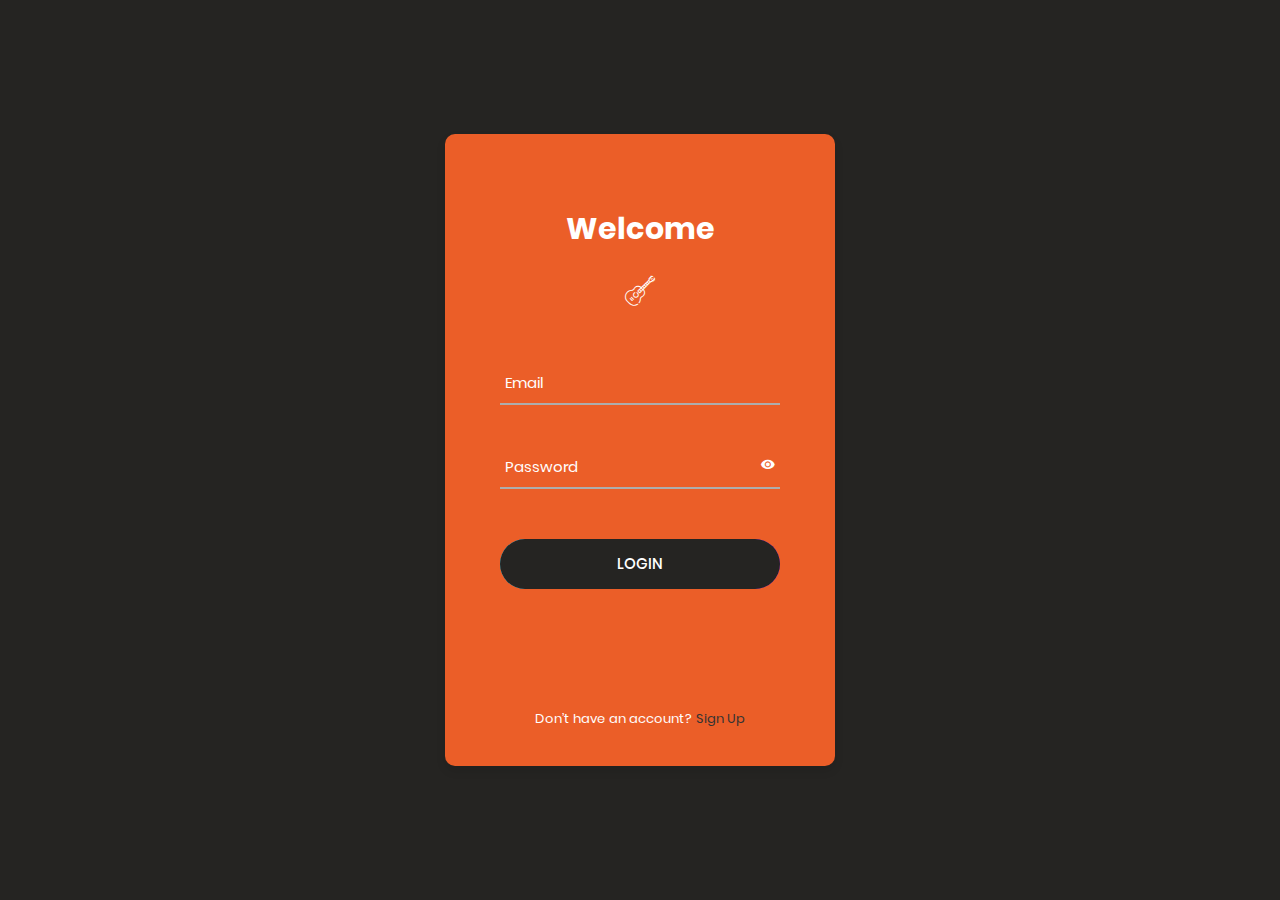
<file: login.html>
<!DOCTYPE html>
<html lang="en">
<head>
	<title>Login V2</title>
	<meta charset="UTF-8">
	<meta name="viewport" content="width=device-width, initial-scale=1">
<!--===============================================================================================-->	
	<link rel="icon" type="image/png" href="images/icons/favicon.ico"/>
<!--===============================================================================================-->
	<link rel="stylesheet" type="text/css" href="vendor/bootstrap/css/bootstrap.min.css">
<!--===============================================================================================-->
	<link rel="stylesheet" type="text/css" href="fonts/font-awesome-4.7.0/css/font-awesome.min.css">
<!--===============================================================================================-->
	<link rel="stylesheet" type="text/css" href="fonts/iconic/css/material-design-iconic-font.min.css">
<!--===============================================================================================-->
	<link rel="stylesheet" type="text/css" href="vendor/animate/animate.css">
<!--===============================================================================================-->	
	<link rel="stylesheet" type="text/css" href="vendor/css-hamburgers/hamburgers.min.css">
<!--===============================================================================================-->
	<link rel="stylesheet" type="text/css" href="vendor/animsition/css/animsition.min.css">
<!--===============================================================================================-->
	<link rel="stylesheet" type="text/css" href="vendor/select2/select2.min.css">
<!--===============================================================================================-->	
	<link rel="stylesheet" type="text/css" href="vendor/daterangepicker/daterangepicker.css">
<!--===============================================================================================-->
	<link rel="stylesheet" type="text/css" href="css/util.css">
	<link rel="stylesheet" type="text/css" href="css/main.css">
<!--===============================================================================================-->
<link rel="stylesheet" href="css/aos.css">

    <link rel="stylesheet" href="css/ionicons.min.css">
    
    <link rel="stylesheet" href="css/flaticon.css">
    <link rel="stylesheet" href="css/icomoon.css">
    <link rel="stylesheet" href="css/style.css">
</head>
<body>
	
	<div class="limiter">
		<div class="container-login100">
			<div class="wrap-login100">
				<form class="login100-form validate-form">
					<span class="login100-form-title p-b-26">
						Welcome
					</span>
					<span class="login100-form-title p-b-48">
						<div class="icon justify-content-center align-items-center d-flex"><span class="flaticon-guitar"></span></div>
					</span>

					<div class="wrap-input100 validate-input" data-validate = "Valid email is: a@b.c">
						<input class="input100" type="text" name="email">
						<span class="focus-input100" data-placeholder="Email"></span>
					</div>

					<div class="wrap-input100 validate-input" data-validate="Enter password">
						<span class="btn-show-pass">
							<i class="zmdi zmdi-eye"></i>
						</span>
						<input class="input100" type="password" name="pass">
						<span class="focus-input100" data-placeholder="Password"></span>
					</div>

					<div class="container-login100-form-btn">
						<div class="wrap-login100-form-btn">
							<div class="login100-form-bgbtn"></div>
							<button class="login100-form-btn">
								Login
							</button>
						</div>
					</div>

					<div class="text-center p-t-115">
						<span class="txt1">
							Don’t have an account?
						</span>

						<a class="txt2" href="register.html">
							Sign Up
						</a>
					</div>
				</form>
			</div>
		</div>
	</div>
	

	<div id="dropDownSelect1"></div>
	
<!--===============================================================================================-->
	<script src="vendor/jquery/jquery-3.2.1.min.js"></script>
<!--===============================================================================================-->
	<script src="vendor/animsition/js/animsition.min.js"></script>
<!--===============================================================================================-->
	<script src="vendor/bootstrap/js/popper.js"></script>
	<script src="vendor/bootstrap/js/bootstrap.min.js"></script>
<!--===============================================================================================-->
	<script src="vendor/select2/select2.min.js"></script>
<!--===============================================================================================-->
	<script src="vendor/daterangepicker/moment.min.js"></script>
	<script src="vendor/daterangepicker/daterangepicker.js"></script>
<!--===============================================================================================-->
	<script src="vendor/countdowntime/countdowntime.js"></script>
<!--===============================================================================================-->
	<script src="js/mainf.js"></script>

</body>
</html>
</file>
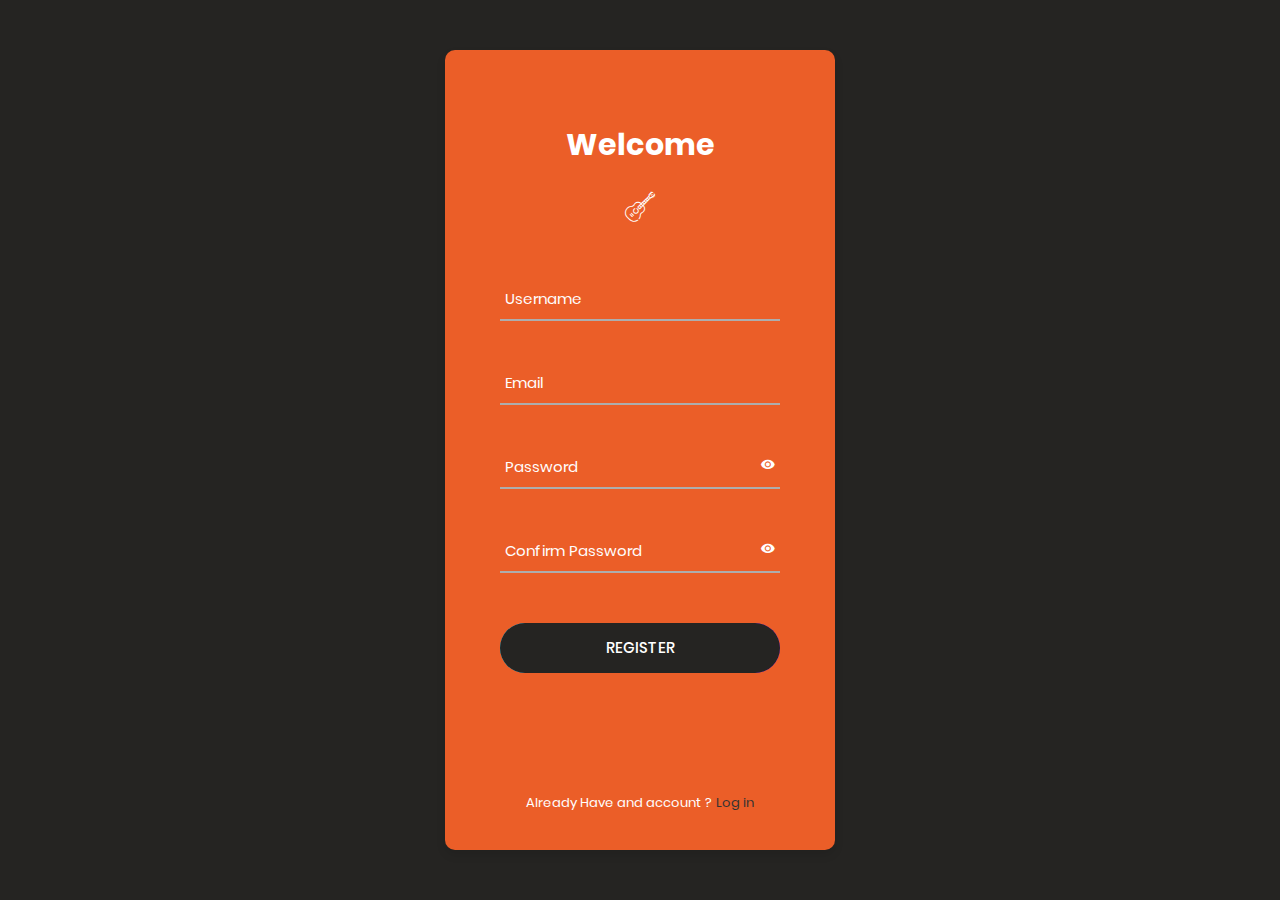
<file: register.html>
<!DOCTYPE html>
<html lang="en">
<head>
	<title>Login V2</title>
	<meta charset="UTF-8">
	<meta name="viewport" content="width=device-width, initial-scale=1">
<!--===============================================================================================-->	
	<link rel="icon" type="image/png" href="images/icons/favicon.ico"/>
<!--===============================================================================================-->
	<link rel="stylesheet" type="text/css" href="vendor/bootstrap/css/bootstrap.min.css">
<!--===============================================================================================-->
	<link rel="stylesheet" type="text/css" href="fonts/font-awesome-4.7.0/css/font-awesome.min.css">
<!--===============================================================================================-->
	<link rel="stylesheet" type="text/css" href="fonts/iconic/css/material-design-iconic-font.min.css">
<!--===============================================================================================-->
	<link rel="stylesheet" type="text/css" href="vendor/animate/animate.css">
<!--===============================================================================================-->	
	<link rel="stylesheet" type="text/css" href="vendor/css-hamburgers/hamburgers.min.css">
<!--===============================================================================================-->
	<link rel="stylesheet" type="text/css" href="vendor/animsition/css/animsition.min.css">
<!--===============================================================================================-->
	<link rel="stylesheet" type="text/css" href="vendor/select2/select2.min.css">
<!--===============================================================================================-->	
	<link rel="stylesheet" type="text/css" href="vendor/daterangepicker/daterangepicker.css">
<!--===============================================================================================-->
	<link rel="stylesheet" type="text/css" href="css/util.css">
	<link rel="stylesheet" type="text/css" href="css/main.css">
<!--===============================================================================================-->
<link rel="stylesheet" href="css/aos.css">

    <link rel="stylesheet" href="css/ionicons.min.css">
    
    <link rel="stylesheet" href="css/flaticon.css">
    <link rel="stylesheet" href="css/icomoon.css">
    <link rel="stylesheet" href="css/style.css">
</head>
<body>
	
	<div class="limiter">
		<div class="container-login100">
			<div class="wrap-login100">
				<form class="login100-form validate-form">
					<span class="login100-form-title p-b-26">
						Welcome
					</span>
					<span class="login100-form-title p-b-48">
						<div class="icon justify-content-center align-items-center d-flex"><span class="flaticon-guitar"></span></div>
                    </span>
                    <div class="wrap-input100 validate-input">
						<input class="input100" type="text" name="username">
						<span class="focus-input100" data-placeholder="Username"></span>
					</div>

					<div class="wrap-input100 validate-input" data-validate = "Valid email is: a@b.c">
						<input class="input100" type="text" name="email">
						<span class="focus-input100" data-placeholder="Email"></span>
					</div>

					<div class="wrap-input100 validate-input" data-validate="Enter password">
						<span class="btn-show-pass">
							<i class="zmdi zmdi-eye"></i>
						</span>
						<input class="input100" type="password" name="pass">
						<span class="focus-input100" data-placeholder="Password"></span>
                    </div>
                    <div class="wrap-input100 validate-input" data-validate="Confirm Password">
						<span class="btn-show-pass">
							<i class="zmdi zmdi-eye"></i>
						</span>
						<input class="input100" type="password" name="confirmpass">
						<span class="focus-input100" data-placeholder="Confirm Password"></span>
					</div>

					<div class="container-login100-form-btn">
						<div class="wrap-login100-form-btn">
							<div class="login100-form-bgbtn"></div>
							<button class="login100-form-btn">
								Register
							</button>
						</div>
					</div>

					<div class="text-center p-t-115">
						<span class="txt1">
							Already Have and account ?
						</span>

						<a class="txt2" href="login.html">
							Log in
						</a>
					</div>
				</form>
			</div>
		</div>
	</div>
	

	<div id="dropDownSelect1"></div>
	
<!--===============================================================================================-->
	<script src="vendor/jquery/jquery-3.2.1.min.js"></script>
<!--===============================================================================================-->
	<script src="vendor/animsition/js/animsition.min.js"></script>
<!--===============================================================================================-->
	<script src="vendor/bootstrap/js/popper.js"></script>
	<script src="vendor/bootstrap/js/bootstrap.min.js"></script>
<!--===============================================================================================-->
	<script src="vendor/select2/select2.min.js"></script>
<!--===============================================================================================-->
	<script src="vendor/daterangepicker/moment.min.js"></script>
	<script src="vendor/daterangepicker/daterangepicker.js"></script>
<!--===============================================================================================-->
	<script src="vendor/countdowntime/countdowntime.js"></script>
<!--===============================================================================================-->
	<script src="js/mainf.js"></script>

</body>
</html>
</file>
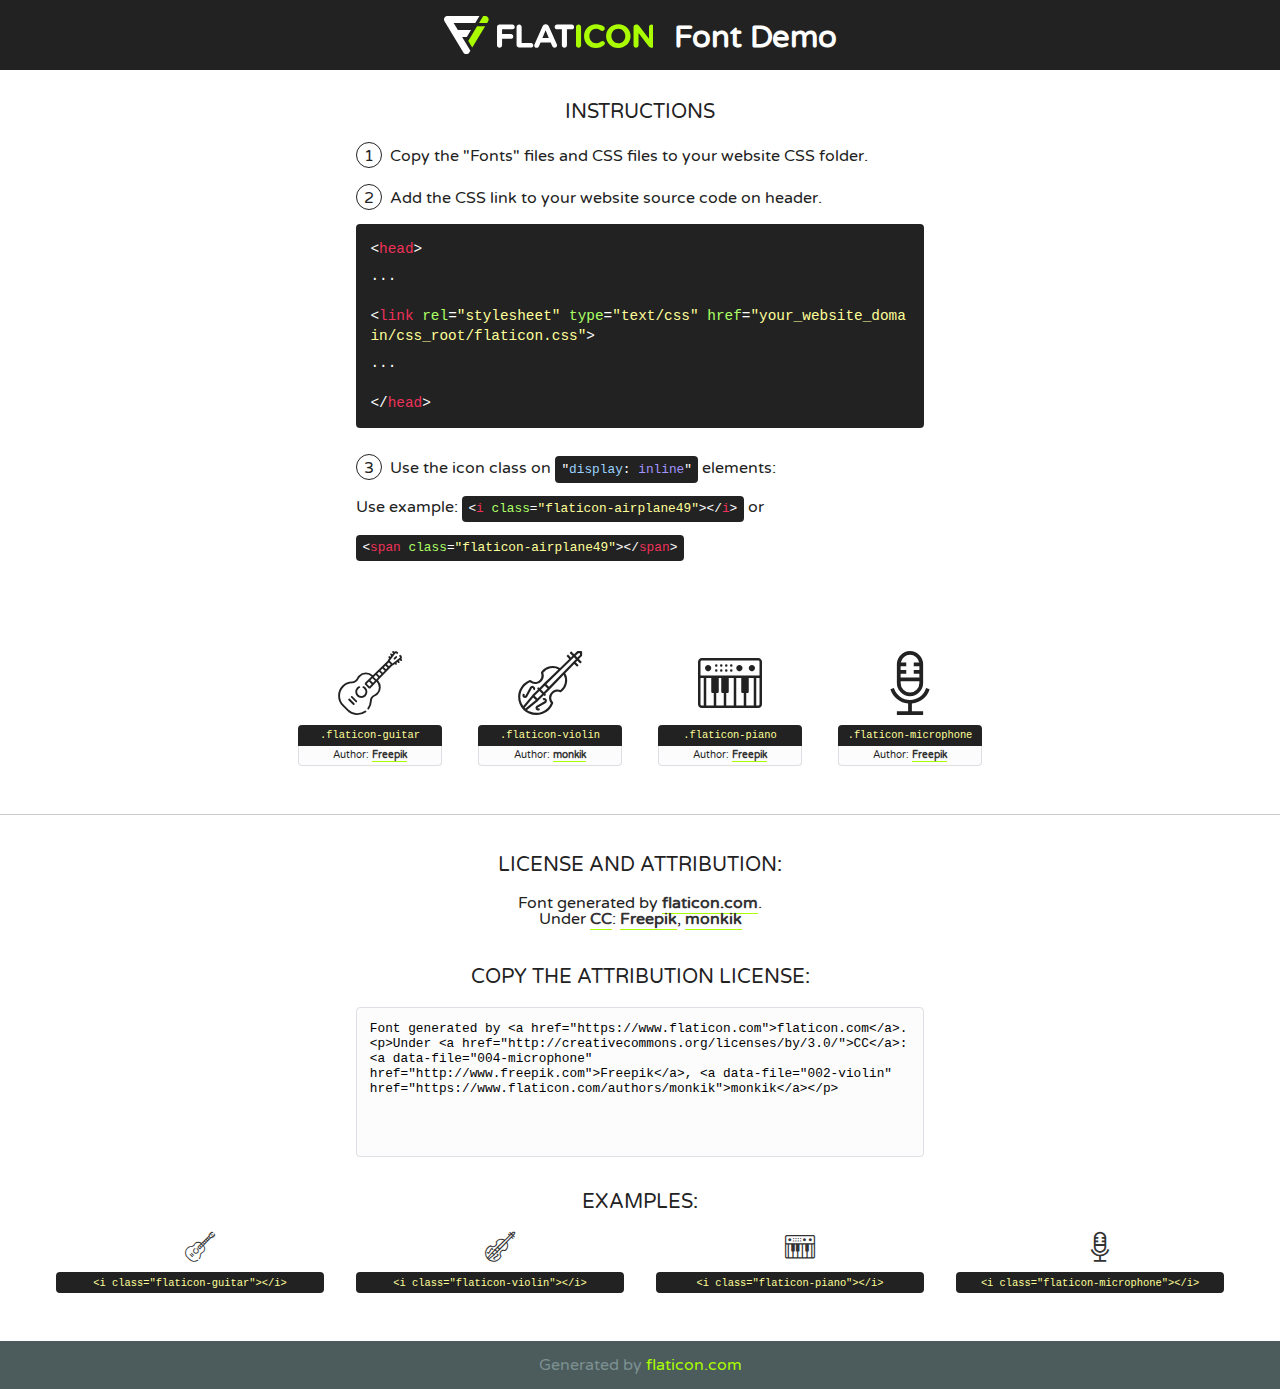
<file: css/flaticon.html>
<!DOCTYPE html>
<!--
  Flaticon icon font: Flaticon
  Creation date: 21/07/2020 17:03
-->
<html>
<!DOCTYPE html>
<html>

<head>
    <title>Flaticon WebFont</title>
    <link href="http://fonts.googleapis.com/css?family=Varela+Round" rel="stylesheet" type="text/css" />
    <link rel="stylesheet" type="text/css" href="flaticon.css">
    <meta charset="UTF-8">
    <style>
    html, body, div, span, applet, object, iframe,
    h1, h2, h3, h4, h5, h6, p, blockquote, pre,
    a, abbr, acronym, address, big, cite, code,
    del, dfn, em, img, ins, kbd, q, s, samp,
    small, strike, strong, sub, sup, tt, var,
    b, u, i, center,
    dl, dt, dd, ol, ul, li,
    fieldset, form, label, legend,
    table, caption, tbody, tfoot, thead, tr, th, td,
    article, aside, canvas, details, embed, 
    figure, figcaption, footer, header, hgroup, 
    menu, nav, output, ruby, section, summary,
    time, mark, audio, video {
        margin: 0;
        padding: 0;
        border: 0;
        font-size: 100%;
        font: inherit;
        vertical-align: baseline;
    }
    /* HTML5 display-role reset for older browsers */
    article, aside, details, figcaption, figure, 
    footer, header, hgroup, menu, nav, section {
        display: block;
    }
    body {
        line-height: 1;
    }
    ol, ul {
        list-style: none;
    }
    blockquote, q {
        quotes: none;
    }
    blockquote:before, blockquote:after,
    q:before, q:after {
        content: '';
        content: none;
    }
    table {
        border-collapse: collapse;
        border-spacing: 0;
    }
    body {
        font-family: 'Varela Round', Helvetica, Arial, sans-serif;
        font-size: 16px;
        color: #222;
    }
    a {
        color: #333;
        border-bottom: 1px solid #a9fd00;
        font-weight: bold;
        text-decoration: none;
    }
    * {
        -moz-box-sizing: border-box;
        -webkit-box-sizing: border-box;
        box-sizing: border-box;
        margin: 0;
        padding: 0;
    }
    [class^="flaticon-"]:before, [class*=" flaticon-"]:before, [class^="flaticon-"]:after, [class*=" flaticon-"]:after {
        font-family: Flaticon;
        font-size: 30px;
        font-style: normal;
        margin-left: 20px;
        color: #333;
    }
    .wrapper {
        max-width: 600px;
        margin: auto;
        padding: 0 1em;
    }
    .title {
        font-size: 1.25em;
        text-align: center;
        margin-bottom: 1em;
        text-transform: uppercase;
    }
    header {
        text-align: center;
        background-color: #222;
        color: #fff;
        padding: 1em;
    }
    header .logo {
        width: 210px;
        height: 38px;
        display: inline-block;
        vertical-align: middle;
        margin-right: 1em;
        border: none;
    }
    header strong {
        font-size: 1.95em;
        font-weight: bold;
        vertical-align: middle;
        margin-top: 5px;
        display: inline-block;
    }
    .demo {
        margin: 2em auto;
        line-height: 1.25em;
    }
    .demo ul li {
        margin-bottom: 1em;
    }
    .demo ul li .num {
        color: #222;
        border-radius: 20px;
        display: inline-block;
        width: 26px;
        padding: 3px;
        height: 26px;
        text-align: center;
        margin-right: 0.5em;
        border: 1px solid #222;
    }
    .demo ul li code {
        background-color: #222;
        border-radius: 4px;
        padding: 0.25em 0.5em;
        display: inline-block;
        color: #fff;
        font-family: Consolas,Monaco,Lucida Console,Liberation Mono,DejaVu Sans Mono,Bitstream Vera Sans Mono,Courier New, monospace;
        font-weight: lighter;
        margin-top: 1em;
        font-size: 0.8em;
        word-break: break-all;
    }
    .demo ul li code.big {
        padding: 1em;
        font-size: 0.9em;
    }
    .demo ul li code .red {
        color: #EF3159;
    }
    .demo ul li code .green {
        color: #ACFF65;
    }
    .demo ul li code .yellow {
        color: #FFFF99;
    }
    .demo ul li code .blue {
        color: #99D3FF;
    }
    .demo ul li code .purple {
        color: #A295FF;
    }
    .demo ul li code .dots {
        margin-top: 0.5em;
        display: block;
    }
    #glyphs {
        border-bottom: 1px solid #ccc;
        padding: 2em 0;
        text-align: center;
    }
    .glyph {
        display: inline-block;
        width: 9em;
        margin: 1em;
        text-align: center;
        vertical-align: top;
        background: #FFF;
    }
    .glyph .glyph-icon {
        padding: 10px;
        display: block;
        font-family:"Flaticon";
        font-size: 64px;
        line-height: 1;
    }
    .glyph .glyph-icon:before {
        font-size: 64px;
        color: #222;
        margin-left: 0;
    }
    .class-name {
        font-size: 0.65em;
        background-color: #222;
        color: #fff;
        border-radius: 4px 4px 0 0;
        padding: 0.5em;
        color: #FFFF99;
        font-family: Consolas,Monaco,Lucida Console,Liberation Mono,DejaVu Sans Mono,Bitstream Vera Sans Mono,Courier New, monospace;
    }
    .author-name {
        font-size: 0.6em;
        background-color: #fcfcfd;
        border: 1px solid #DEDEE4;
        border-top: 0;
        border-radius: 0 0 4px 4px;
        padding: 0.5em;
    }
    .class-name:last-child {
        font-size: 10px;
        color:#888;
    }
    .class-name:last-child a {
        font-size: 10px;
        color:#555;
    }
    .class-name:last-child a:hover {
        color:#a9fd00;
    }
    .glyph > input {
        display: block;
        width: 100px;
        margin: 5px auto;
        text-align: center;
        font-size: 12px;
        cursor: text;
    }
    .glyph > input.icon-input {
        font-family:"Flaticon";
        font-size: 16px;
        margin-bottom: 10px;
    }
    .attribution .title {
        margin-top: 2em;
    }
    .attribution textarea {
        background-color: #fcfcfd;
        padding: 1em;
        border: none;
        box-shadow: none;
        border: 1px solid #DEDEE4;
        border-radius: 4px;
        resize: none;
        width: 100%;
        height: 150px;
        font-size: 0.8em;
        font-family: Consolas,Monaco,Lucida Console,Liberation Mono,DejaVu Sans Mono,Bitstream Vera Sans Mono,Courier New, monospace;
        -webkit-appearance: none;
    }
    .iconsuse {
        margin: 2em auto;
        text-align: center;
        max-width: 1200px;
    }
    .iconsuse:after {
        content: '';
        display: table;
        clear: both;
    }
    .iconsuse .image {
        float: left;
        width: 25%;
        padding: 0 1em;
    }
    .iconsuse .image p {
        margin-bottom: 1em;
    }
    .iconsuse .image span {
        display: block;
        font-size: 0.65em;
        background-color: #222;
        color: #fff;
        border-radius: 4px;
        padding: 0.5em;
        color: #FFFF99;
        margin-top: 1em;
        font-family: Consolas,Monaco,Lucida Console,Liberation Mono,DejaVu Sans Mono,Bitstream Vera Sans Mono,Courier New, monospace;
    }
    #footer {
        text-align: center;
        background-color: #4C5B5C;
        color: #7c9192;
        padding: 1em;
    }
    #footer a {
        border: none;
        color: #a9fd00;
        font-weight: normal;
    }
    @media (max-width: 960px) {
        .iconsuse .image {
            width: 50%;
        }
    }
    @media (max-width: 560px) {
        .iconsuse .image {
            width: 100%;
        }
    }
    </style>
</head>

<body class="characters-off">

    <header>
        <a href="https://www.flaticon.com" target="_blank" class="logo">
            <svg version="1.1" xmlns="http://www.w3.org/2000/svg" xmlns:xlink="http://www.w3.org/1999/xlink" xmlns:a="http://ns.adobe.com/AdobeSVGViewerExtensions/3.0/" viewBox="0 0 560.875 102.036" enable-background="new 0 0 560.875 102.036" xml:space="preserve">
                <defs>
                </defs>
                <g>
                    <g class="letters">
                        <path fill="#ffffff" d="M141.596,29.675c0-3.777,2.985-6.767,6.764-6.767h34.438c3.426,0,6.15,2.728,6.15,6.15
                        c0,3.43-2.724,6.149-6.15,6.149h-27.674v13.091h23.719c3.429,0,6.151,2.724,6.151,6.15c0,3.43-2.723,6.149-6.151,6.149h-23.719
                        v17.574c0,3.773-2.986,6.761-6.764,6.761c-3.779,0-6.764-2.989-6.764-6.761V29.675z"></path>
                        <path fill="#ffffff" d="M193.844,29.149c0-3.781,2.985-6.767,6.764-6.767c3.776,0,6.763,2.985,6.763,6.767v42.957h25.039
                        c3.426,0,6.149,2.726,6.149,6.153c0,3.425-2.723,6.15-6.149,6.15h-31.802c-3.779,0-6.764-2.986-6.764-6.768V29.149z"></path>
                        <path fill="#ffffff" d="M241.891,75.71l21.438-48.407c1.492-3.341,4.215-5.357,7.906-5.357h0.792
                        c3.686,0,6.323,2.017,7.815,5.357l21.439,48.407c0.436,0.967,0.701,1.845,0.701,2.723c0,3.602-2.809,6.501-6.414,6.501
                        c-3.161,0-5.269-1.845-6.499-4.655l-4.132-9.661h-27.059l-4.301,10.102c-1.144,2.631-3.426,4.214-6.237,4.214
                        c-3.517,0-6.24-2.81-6.24-6.325C241.1,77.64,241.451,76.677,241.891,75.71z M279.932,58.666l-8.521-20.297l-8.526,20.297H279.932
                        z"></path>
                        <path fill="#ffffff" d="M314.864,35.387H301.86c-3.429,0-6.239-2.813-6.239-6.238c0-3.429,2.811-6.24,6.239-6.24h39.533
                        c3.426,0,6.237,2.811,6.237,6.24c0,3.425-2.811,6.238-6.237,6.238h-13.001v42.785c0,3.773-2.99,6.761-6.764,6.761
                        c-3.779,0-6.764-2.989-6.764-6.761V35.387z"></path>
                        <path fill="#A9FD00" d="M352.615,29.149c0-3.781,2.985-6.767,6.767-6.767c3.774,0,6.761,2.985,6.761,6.767v49.024
                        c0,3.773-2.987,6.761-6.761,6.761c-3.781,0-6.767-2.989-6.767-6.761V29.149z"></path>
                        <path fill="#A9FD00" d="M374.132,53.836v-0.179c0-17.481,13.178-31.801,32.065-31.801c9.22,0,15.459,2.458,20.557,6.238
                        c1.402,1.054,2.637,2.985,2.637,5.357c0,3.692-2.985,6.59-6.681,6.59c-1.845,0-3.071-0.702-4.044-1.319
                        c-3.776-2.813-7.729-4.393-12.562-4.393c-10.364,0-17.831,8.611-17.831,19.154v0.173c0,10.542,7.291,19.329,17.831,19.329
                        c5.715,0,9.492-1.756,13.359-4.834c1.049-0.874,2.458-1.491,4.039-1.491c3.429,0,6.325,2.813,6.325,6.236
                        c0,2.106-1.056,3.78-2.282,4.834c-5.539,4.834-12.036,7.733-21.878,7.733C387.572,85.464,374.132,71.493,374.132,53.836z"></path>
                        <path fill="#A9FD00" d="M433.009,53.836v-0.179c0-17.481,13.79-31.801,32.766-31.801c18.981,0,32.592,14.143,32.592,31.628v0.173
                        c0,17.483-13.785,31.807-32.769,31.807C446.625,85.464,433.009,71.32,433.009,53.836z M484.224,53.836v-0.179
                        c0-10.539-7.725-19.326-18.626-19.326c-10.893,0-18.449,8.611-18.449,19.154v0.173c0,10.542,7.73,19.329,18.626,19.329
                        C476.676,72.986,484.224,64.378,484.224,53.836z"></path>
                        <path fill="#A9FD00" d="M506.233,29.321c0-3.774,2.99-6.763,6.767-6.763h1.401c3.252,0,5.183,1.583,7.029,3.953l26.093,34.265
                        V29.059c0-3.692,2.99-6.677,6.681-6.677c3.683,0,6.671,2.985,6.671,6.677v48.934c0,3.78-2.987,6.765-6.764,6.765h-0.436
                        c-3.257,0-5.188-1.581-7.034-3.953l-27.056-35.492v32.944c0,3.687-2.985,6.676-6.678,6.676c-3.683,0-6.673-2.989-6.673-6.676
                        V29.321z"></path>
                    </g>
                    <g class="insignia">
                        <path fill="#ffffff" d="M48.372,56.137h12.517l11.156-18.537H37.186L25.688,18.539h57.825L94.668,0H9.271
                        C5.925,0,2.842,1.801,1.198,4.716c-1.644,2.907-1.593,6.482,0.134,9.343l50.38,83.501c1.678,2.781,4.689,4.476,7.938,4.476
                        c3.246,0,6.257-1.695,7.935-4.476l2.898-4.804L48.372,56.137z"></path>
                        <g class="i">
                            <path fill="#A9FD00" d="M93.575,18.539h0.031v0.004l21.652,0.004l2.705-4.488c1.727-2.861,1.778-6.436,0.133-9.343
                            C116.454,1.801,113.371,0,110.026,0h-5.294L93.575,18.539z"></path>
                            <polygon fill="#A9FD00" points="88.291,27.356 64.725,66.486 75.519,84.404 109.942,27.356"></polygon>
                        </g>
                    </g>
                </g>
            </svg>
        </a>
        <strong>Font Demo</strong>
    </header>


    <section class="demo wrapper">

        <p class="title">Instructions</p>

        <ul>
            <li>
                <span class="num">1</span>Copy the "Fonts" files and CSS files to your website CSS folder.
            </li>
            <li>
                <span class="num">2</span>Add the CSS link to your website source code on header.
                <code class="big">
                    &lt;<span class="red">head</span>&gt;
                    <br/><span class="dots">...</span>
                    <br/>&lt;<span class="red">link</span> <span class="green">rel</span>=<span class="yellow">"stylesheet"</span> <span class="green">type</span>=<span class="yellow">"text/css"</span> <span class="green">href</span>=<span class="yellow">"your_website_domain/css_root/flaticon.css"</span>&gt;
                    <br/><span class="dots">...</span>
                    <br/>&lt;/<span class="red">head</span>&gt;
                </code>
            </li>

            <li>
                <p>
                    <span class="num">3</span>Use the icon class on <code>"<span class="blue">display</span>:<span class="purple"> inline</span>"</code> elements:
                    <br />
                    Use example: <code>&lt;<span class="red">i</span> <span class="green">class</span>=<span class="yellow">&quot;flaticon-airplane49&quot;</span>&gt;&lt;/<span class="red">i</span>&gt;</code> or <code>&lt;<span class="red">span</span> <span class="green">class</span>=<span class="yellow">&quot;flaticon-airplane49&quot;</span>&gt;&lt;/<span class="red">span</span>&gt;</code>
            </li>
        </ul>

    </section>




   <section id="glyphs">          
    
      
        <div class="glyph"><div class="glyph-icon flaticon-guitar"></div>
            <div class="class-name">.flaticon-guitar</div>
            <div class="author-name">Author: <a data-file="001-guitar" href="http://www.freepik.com">Freepik</a> </div> 
        </div>        
        
        <div class="glyph"><div class="glyph-icon flaticon-violin"></div>
            <div class="class-name">.flaticon-violin</div>
            <div class="author-name">Author: <a data-file="002-violin" href="https://www.flaticon.com/authors/monkik">monkik</a> </div> 
        </div>        
        
        <div class="glyph"><div class="glyph-icon flaticon-piano"></div>
            <div class="class-name">.flaticon-piano</div>
            <div class="author-name">Author: <a data-file="003-piano" href="http://www.freepik.com">Freepik</a> </div> 
        </div>        
        
        <div class="glyph"><div class="glyph-icon flaticon-microphone"></div>
            <div class="class-name">.flaticon-microphone</div>
            <div class="author-name">Author: <a data-file="004-microphone" href="http://www.freepik.com">Freepik</a> </div> 
        </div>        
        

    </section>



    <section class="attribution wrapper"   style="text-align:center;">

      <div class="title">License and attribution:</div><div class="attrDiv">Font generated by <a href="https://www.flaticon.com">flaticon.com</a>. <div><p>Under <a href="http://creativecommons.org/licenses/by/3.0/">CC</a>: <a data-file="004-microphone" href="http://www.freepik.com">Freepik</a>, <a data-file="002-violin" href="https://www.flaticon.com/authors/monkik">monkik</a></p>  </div>
      </div>
      <div class="title">Copy the Attribution License:</div>

    <textarea onclick="this.focus();this.select();">Font generated by &lt;a href=&quot;https://www.flaticon.com&quot;&gt;flaticon.com&lt;/a&gt;. <p>Under <a href="http://creativecommons.org/licenses/by/3.0/">CC</a>: <a data-file="004-microphone" href="http://www.freepik.com">Freepik</a>, <a data-file="002-violin" href="https://www.flaticon.com/authors/monkik">monkik</a></p>  
     </textarea>

    </section>

    <section class="iconsuse">

          <div class="title">Examples:</div>            
             
            <div class="image">
                <p>
                    <i class="glyph-icon flaticon-guitar"></i> 
                    <span>&lt;i class=&quot;flaticon-guitar&quot;&gt;&lt;/i&gt;</span>
                </p>
            </div>
            
            <div class="image">
                <p>
                    <i class="glyph-icon flaticon-violin"></i> 
                    <span>&lt;i class=&quot;flaticon-violin&quot;&gt;&lt;/i&gt;</span>
                </p>
            </div>
            
            <div class="image">
                <p>
                    <i class="glyph-icon flaticon-piano"></i> 
                    <span>&lt;i class=&quot;flaticon-piano&quot;&gt;&lt;/i&gt;</span>
                </p>
            </div>
            
            <div class="image">
                <p>
                    <i class="glyph-icon flaticon-microphone"></i> 
                    <span>&lt;i class=&quot;flaticon-microphone&quot;&gt;&lt;/i&gt;</span>
                </p>
            </div>
                       
        </div>
                            
    </section>

<div id="footer">
    <div>Generated by <a href="https://www.flaticon.com">flaticon.com</a>
    </div>
</div>



</body>
</html>
</file>
<file: vendor/daterangepicker/daterangepicker.css>
.daterangepicker {
  position: absolute;
  color: inherit;
  background-color: #fff;
  border-radius: 4px;
  width: 278px;
  padding: 4px;
  margin-top: 1px;
  top: 100px;
  left: 20px;
  /* Calendars */ }
  .daterangepicker:before, .daterangepicker:after {
    position: absolute;
    display: inline-block;
    border-bottom-color: rgba(0, 0, 0, 0.2);
    content: ''; }
  .daterangepicker:before {
    top: -7px;
    border-right: 7px solid transparent;
    border-left: 7px solid transparent;
    border-bottom: 7px solid #ccc; }
  .daterangepicker:after {
    top: -6px;
    border-right: 6px solid transparent;
    border-bottom: 6px solid #fff;
    border-left: 6px solid transparent; }
  .daterangepicker.opensleft:before {
    right: 9px; }
  .daterangepicker.opensleft:after {
    right: 10px; }
  .daterangepicker.openscenter:before {
    left: 0;
    right: 0;
    width: 0;
    margin-left: auto;
    margin-right: auto; }
  .daterangepicker.openscenter:after {
    left: 0;
    right: 0;
    width: 0;
    margin-left: auto;
    margin-right: auto; }
  .daterangepicker.opensright:before {
    left: 9px; }
  .daterangepicker.opensright:after {
    left: 10px; }
  .daterangepicker.dropup {
    margin-top: -5px; }
    .daterangepicker.dropup:before {
      top: initial;
      bottom: -7px;
      border-bottom: initial;
      border-top: 7px solid #ccc; }
    .daterangepicker.dropup:after {
      top: initial;
      bottom: -6px;
      border-bottom: initial;
      border-top: 6px solid #fff; }
  .daterangepicker.dropdown-menu {
    max-width: none;
    z-index: 3001; }
  .daterangepicker.single .ranges, .daterangepicker.single .calendar {
    float: none; }
  .daterangepicker.show-calendar .calendar {
    display: block; }
  .daterangepicker .calendar {
    display: none;
    max-width: 270px;
    margin: 4px; }
    .daterangepicker .calendar.single .calendar-table {
      border: none; }
    .daterangepicker .calendar th, .daterangepicker .calendar td {
      white-space: nowrap;
      text-align: center;
      min-width: 32px; }
  .daterangepicker .calendar-table {
    border: 1px solid #fff;
    padding: 4px;
    border-radius: 4px;
    background-color: #fff; }
  .daterangepicker table {
    width: 100%;
    margin: 0; }
  .daterangepicker td, .daterangepicker th {
    text-align: center;
    width: 20px;
    height: 20px;
    border-radius: 4px;
    border: 1px solid transparent;
    white-space: nowrap;
    cursor: pointer; }
    .daterangepicker td.available:hover, .daterangepicker th.available:hover {
      background-color: #eee;
      border-color: transparent;
      color: inherit; }
    .daterangepicker td.week, .daterangepicker th.week {
      font-size: 80%;
      color: #ccc; }
  .daterangepicker td.off, .daterangepicker td.off.in-range, .daterangepicker td.off.start-date, .daterangepicker td.off.end-date {
    background-color: #fff;
    border-color: transparent;
    color: #999; }
  .daterangepicker td.in-range {
    background-color: #ebf4f8;
    border-color: transparent;
    color: #000;
    border-radius: 0; }
  .daterangepicker td.start-date {
    border-radius: 4px 0 0 4px; }
  .daterangepicker td.end-date {
    border-radius: 0 4px 4px 0; }
  .daterangepicker td.start-date.end-date {
    border-radius: 4px; }
  .daterangepicker td.active, .daterangepicker td.active:hover {
    background-color: #357ebd;
    border-color: transparent;
    color: #fff; }
  .daterangepicker th.month {
    width: auto; }
  .daterangepicker td.disabled, .daterangepicker option.disabled {
    color: #999;
    cursor: not-allowed;
    text-decoration: line-through; }
  .daterangepicker select.monthselect, .daterangepicker select.yearselect {
    font-size: 12px;
    padding: 1px;
    height: auto;
    margin: 0;
    cursor: default; }
  .daterangepicker select.monthselect {
    margin-right: 2%;
    width: 56%; }
  .daterangepicker select.yearselect {
    width: 40%; }
  .daterangepicker select.hourselect, .daterangepicker select.minuteselect, .daterangepicker select.secondselect, .daterangepicker select.ampmselect {
    width: 50px;
    margin-bottom: 0; }
  .daterangepicker .input-mini {
    border: 1px solid #ccc;
    border-radius: 4px;
    color: #555;
    height: 30px;
    line-height: 30px;
    display: block;
    vertical-align: middle;
    margin: 0 0 5px 0;
    padding: 0 6px 0 28px;
    width: 100%; }
    .daterangepicker .input-mini.active {
      border: 1px solid #08c;
      border-radius: 4px; }
  .daterangepicker .daterangepicker_input {
    position: relative; }
    .daterangepicker .daterangepicker_input i {
      position: absolute;
      left: 8px;
      top: 8px; }
  .daterangepicker.rtl .input-mini {
    padding-right: 28px;
    padding-left: 6px; }
  .daterangepicker.rtl .daterangepicker_input i {
    left: auto;
    right: 8px; }
  .daterangepicker .calendar-time {
    text-align: center;
    margin: 5px auto;
    line-height: 30px;
    position: relative;
    padding-left: 28px; }
    .daterangepicker .calendar-time select.disabled {
      color: #ccc;
      cursor: not-allowed; }

.ranges {
  font-size: 11px;
  float: none;
  margin: 4px;
  text-align: left; }
  .ranges ul {
    list-style: none;
    margin: 0 auto;
    padding: 0;
    width: 100%; }
  .ranges li {
    font-size: 13px;
    background-color: #f5f5f5;
    border: 1px solid #f5f5f5;
    border-radius: 4px;
    color: #08c;
    padding: 3px 12px;
    margin-bottom: 8px;
    cursor: pointer; }
    .ranges li:hover {
      background-color: #08c;
      border: 1px solid #08c;
      color: #fff; }
    .ranges li.active {
      background-color: #08c;
      border: 1px solid #08c;
      color: #fff; }

/*  Larger Screen Styling */
@media (min-width: 564px) {
  .daterangepicker {
    width: auto; }
    .daterangepicker .ranges ul {
      width: 160px; }
    .daterangepicker.single .ranges ul {
      width: 100%; }
    .daterangepicker.single .calendar.left {
      clear: none; }
    .daterangepicker.single.ltr .ranges, .daterangepicker.single.ltr .calendar {
      float: left; }
    .daterangepicker.single.rtl .ranges, .daterangepicker.single.rtl .calendar {
      float: right; }
    .daterangepicker.ltr {
      direction: ltr;
      text-align: left; }
      .daterangepicker.ltr .calendar.left {
        clear: left;
        margin-right: 0; }
        .daterangepicker.ltr .calendar.left .calendar-table {
          border-right: none;
          border-top-right-radius: 0;
          border-bottom-right-radius: 0; }
      .daterangepicker.ltr .calendar.right {
        margin-left: 0; }
        .daterangepicker.ltr .calendar.right .calendar-table {
          border-left: none;
          border-top-left-radius: 0;
          border-bottom-left-radius: 0; }
      .daterangepicker.ltr .left .daterangepicker_input {
        padding-right: 12px; }
      .daterangepicker.ltr .calendar.left .calendar-table {
        padding-right: 12px; }
      .daterangepicker.ltr .ranges, .daterangepicker.ltr .calendar {
        float: left; }
    .daterangepicker.rtl {
      direction: rtl;
      text-align: right; }
      .daterangepicker.rtl .calendar.left {
        clear: right;
        margin-left: 0; }
        .daterangepicker.rtl .calendar.left .calendar-table {
          border-left: none;
          border-top-left-radius: 0;
          border-bottom-left-radius: 0; }
      .daterangepicker.rtl .calendar.right {
        margin-right: 0; }
        .daterangepicker.rtl .calendar.right .calendar-table {
          border-right: none;
          border-top-right-radius: 0;
          border-bottom-right-radius: 0; }
      .daterangepicker.rtl .left .daterangepicker_input {
        padding-left: 12px; }
      .daterangepicker.rtl .calendar.left .calendar-table {
        padding-left: 12px; }
      .daterangepicker.rtl .ranges, .daterangepicker.rtl .calendar {
        text-align: right;
        float: right; } }
@media (min-width: 730px) {
  .daterangepicker .ranges {
    width: auto; }
  .daterangepicker.ltr .ranges {
    float: left; }
  .daterangepicker.rtl .ranges {
    float: right; }
  .daterangepicker .calendar.left {
    clear: none !important; } }
</file>
<file: css/util.css>
/*[ FONT SIZE ]
///////////////////////////////////////////////////////////
*/
.fs-1 {font-size: 1px;}
.fs-2 {font-size: 2px;}
.fs-3 {font-size: 3px;}
.fs-4 {font-size: 4px;}
.fs-5 {font-size: 5px;}
.fs-6 {font-size: 6px;}
.fs-7 {font-size: 7px;}
.fs-8 {font-size: 8px;}
.fs-9 {font-size: 9px;}
.fs-10 {font-size: 10px;}
.fs-11 {font-size: 11px;}
.fs-12 {font-size: 12px;}
.fs-13 {font-size: 13px;}
.fs-14 {font-size: 14px;}
.fs-15 {font-size: 15px;}
.fs-16 {font-size: 16px;}
.fs-17 {font-size: 17px;}
.fs-18 {font-size: 18px;}
.fs-19 {font-size: 19px;}
.fs-20 {font-size: 20px;}
.fs-21 {font-size: 21px;}
.fs-22 {font-size: 22px;}
.fs-23 {font-size: 23px;}
.fs-24 {font-size: 24px;}
.fs-25 {font-size: 25px;}
.fs-26 {font-size: 26px;}
.fs-27 {font-size: 27px;}
.fs-28 {font-size: 28px;}
.fs-29 {font-size: 29px;}
.fs-30 {font-size: 30px;}
.fs-31 {font-size: 31px;}
.fs-32 {font-size: 32px;}
.fs-33 {font-size: 33px;}
.fs-34 {font-size: 34px;}
.fs-35 {font-size: 35px;}
.fs-36 {font-size: 36px;}
.fs-37 {font-size: 37px;}
.fs-38 {font-size: 38px;}
.fs-39 {font-size: 39px;}
.fs-40 {font-size: 40px;}
.fs-41 {font-size: 41px;}
.fs-42 {font-size: 42px;}
.fs-43 {font-size: 43px;}
.fs-44 {font-size: 44px;}
.fs-45 {font-size: 45px;}
.fs-46 {font-size: 46px;}
.fs-47 {font-size: 47px;}
.fs-48 {font-size: 48px;}
.fs-49 {font-size: 49px;}
.fs-50 {font-size: 50px;}
.fs-51 {font-size: 51px;}
.fs-52 {font-size: 52px;}
.fs-53 {font-size: 53px;}
.fs-54 {font-size: 54px;}
.fs-55 {font-size: 55px;}
.fs-56 {font-size: 56px;}
.fs-57 {font-size: 57px;}
.fs-58 {font-size: 58px;}
.fs-59 {font-size: 59px;}
.fs-60 {font-size: 60px;}
.fs-61 {font-size: 61px;}
.fs-62 {font-size: 62px;}
.fs-63 {font-size: 63px;}
.fs-64 {font-size: 64px;}
.fs-65 {font-size: 65px;}
.fs-66 {font-size: 66px;}
.fs-67 {font-size: 67px;}
.fs-68 {font-size: 68px;}
.fs-69 {font-size: 69px;}
.fs-70 {font-size: 70px;}
.fs-71 {font-size: 71px;}
.fs-72 {font-size: 72px;}
.fs-73 {font-size: 73px;}
.fs-74 {font-size: 74px;}
.fs-75 {font-size: 75px;}
.fs-76 {font-size: 76px;}
.fs-77 {font-size: 77px;}
.fs-78 {font-size: 78px;}
.fs-79 {font-size: 79px;}
.fs-80 {font-size: 80px;}
.fs-81 {font-size: 81px;}
.fs-82 {font-size: 82px;}
.fs-83 {font-size: 83px;}
.fs-84 {font-size: 84px;}
.fs-85 {font-size: 85px;}
.fs-86 {font-size: 86px;}
.fs-87 {font-size: 87px;}
.fs-88 {font-size: 88px;}
.fs-89 {font-size: 89px;}
.fs-90 {font-size: 90px;}
.fs-91 {font-size: 91px;}
.fs-92 {font-size: 92px;}
.fs-93 {font-size: 93px;}
.fs-94 {font-size: 94px;}
.fs-95 {font-size: 95px;}
.fs-96 {font-size: 96px;}
.fs-97 {font-size: 97px;}
.fs-98 {font-size: 98px;}
.fs-99 {font-size: 99px;}
.fs-100 {font-size: 100px;}
.fs-101 {font-size: 101px;}
.fs-102 {font-size: 102px;}
.fs-103 {font-size: 103px;}
.fs-104 {font-size: 104px;}
.fs-105 {font-size: 105px;}
.fs-106 {font-size: 106px;}
.fs-107 {font-size: 107px;}
.fs-108 {font-size: 108px;}
.fs-109 {font-size: 109px;}
.fs-110 {font-size: 110px;}
.fs-111 {font-size: 111px;}
.fs-112 {font-size: 112px;}
.fs-113 {font-size: 113px;}
.fs-114 {font-size: 114px;}
.fs-115 {font-size: 115px;}
.fs-116 {font-size: 116px;}
.fs-117 {font-size: 117px;}
.fs-118 {font-size: 118px;}
.fs-119 {font-size: 119px;}
.fs-120 {font-size: 120px;}
.fs-121 {font-size: 121px;}
.fs-122 {font-size: 122px;}
.fs-123 {font-size: 123px;}
.fs-124 {font-size: 124px;}
.fs-125 {font-size: 125px;}
.fs-126 {font-size: 126px;}
.fs-127 {font-size: 127px;}
.fs-128 {font-size: 128px;}
.fs-129 {font-size: 129px;}
.fs-130 {font-size: 130px;}
.fs-131 {font-size: 131px;}
.fs-132 {font-size: 132px;}
.fs-133 {font-size: 133px;}
.fs-134 {font-size: 134px;}
.fs-135 {font-size: 135px;}
.fs-136 {font-size: 136px;}
.fs-137 {font-size: 137px;}
.fs-138 {font-size: 138px;}
.fs-139 {font-size: 139px;}
.fs-140 {font-size: 140px;}
.fs-141 {font-size: 141px;}
.fs-142 {font-size: 142px;}
.fs-143 {font-size: 143px;}
.fs-144 {font-size: 144px;}
.fs-145 {font-size: 145px;}
.fs-146 {font-size: 146px;}
.fs-147 {font-size: 147px;}
.fs-148 {font-size: 148px;}
.fs-149 {font-size: 149px;}
.fs-150 {font-size: 150px;}
.fs-151 {font-size: 151px;}
.fs-152 {font-size: 152px;}
.fs-153 {font-size: 153px;}
.fs-154 {font-size: 154px;}
.fs-155 {font-size: 155px;}
.fs-156 {font-size: 156px;}
.fs-157 {font-size: 157px;}
.fs-158 {font-size: 158px;}
.fs-159 {font-size: 159px;}
.fs-160 {font-size: 160px;}
.fs-161 {font-size: 161px;}
.fs-162 {font-size: 162px;}
.fs-163 {font-size: 163px;}
.fs-164 {font-size: 164px;}
.fs-165 {font-size: 165px;}
.fs-166 {font-size: 166px;}
.fs-167 {font-size: 167px;}
.fs-168 {font-size: 168px;}
.fs-169 {font-size: 169px;}
.fs-170 {font-size: 170px;}
.fs-171 {font-size: 171px;}
.fs-172 {font-size: 172px;}
.fs-173 {font-size: 173px;}
.fs-174 {font-size: 174px;}
.fs-175 {font-size: 175px;}
.fs-176 {font-size: 176px;}
.fs-177 {font-size: 177px;}
.fs-178 {font-size: 178px;}
.fs-179 {font-size: 179px;}
.fs-180 {font-size: 180px;}
.fs-181 {font-size: 181px;}
.fs-182 {font-size: 182px;}
.fs-183 {font-size: 183px;}
.fs-184 {font-size: 184px;}
.fs-185 {font-size: 185px;}
.fs-186 {font-size: 186px;}
.fs-187 {font-size: 187px;}
.fs-188 {font-size: 188px;}
.fs-189 {font-size: 189px;}
.fs-190 {font-size: 190px;}
.fs-191 {font-size: 191px;}
.fs-192 {font-size: 192px;}
.fs-193 {font-size: 193px;}
.fs-194 {font-size: 194px;}
.fs-195 {font-size: 195px;}
.fs-196 {font-size: 196px;}
.fs-197 {font-size: 197px;}
.fs-198 {font-size: 198px;}
.fs-199 {font-size: 199px;}
.fs-200 {font-size: 200px;}

/*[ PADDING ]
///////////////////////////////////////////////////////////
*/
.p-t-0 {padding-top: 0px;}
.p-t-1 {padding-top: 1px;}
.p-t-2 {padding-top: 2px;}
.p-t-3 {padding-top: 3px;}
.p-t-4 {padding-top: 4px;}
.p-t-5 {padding-top: 5px;}
.p-t-6 {padding-top: 6px;}
.p-t-7 {padding-top: 7px;}
.p-t-8 {padding-top: 8px;}
.p-t-9 {padding-top: 9px;}
.p-t-10 {padding-top: 10px;}
.p-t-11 {padding-top: 11px;}
.p-t-12 {padding-top: 12px;}
.p-t-13 {padding-top: 13px;}
.p-t-14 {padding-top: 14px;}
.p-t-15 {padding-top: 15px;}
.p-t-16 {padding-top: 16px;}
.p-t-17 {padding-top: 17px;}
.p-t-18 {padding-top: 18px;}
.p-t-19 {padding-top: 19px;}
.p-t-20 {padding-top: 20px;}
.p-t-21 {padding-top: 21px;}
.p-t-22 {padding-top: 22px;}
.p-t-23 {padding-top: 23px;}
.p-t-24 {padding-top: 24px;}
.p-t-25 {padding-top: 25px;}
.p-t-26 {padding-top: 26px;}
.p-t-27 {padding-top: 27px;}
.p-t-28 {padding-top: 28px;}
.p-t-29 {padding-top: 29px;}
.p-t-30 {padding-top: 30px;}
.p-t-31 {padding-top: 31px;}
.p-t-32 {padding-top: 32px;}
.p-t-33 {padding-top: 33px;}
.p-t-34 {padding-top: 34px;}
.p-t-35 {padding-top: 35px;}
.p-t-36 {padding-top: 36px;}
.p-t-37 {padding-top: 37px;}
.p-t-38 {padding-top: 38px;}
.p-t-39 {padding-top: 39px;}
.p-t-40 {padding-top: 40px;}
.p-t-41 {padding-top: 41px;}
.p-t-42 {padding-top: 42px;}
.p-t-43 {padding-top: 43px;}
.p-t-44 {padding-top: 44px;}
.p-t-45 {padding-top: 45px;}
.p-t-46 {padding-top: 46px;}
.p-t-47 {padding-top: 47px;}
.p-t-48 {padding-top: 48px;}
.p-t-49 {padding-top: 49px;}
.p-t-50 {padding-top: 50px;}
.p-t-51 {padding-top: 51px;}
.p-t-52 {padding-top: 52px;}
.p-t-53 {padding-top: 53px;}
.p-t-54 {padding-top: 54px;}
.p-t-55 {padding-top: 55px;}
.p-t-56 {padding-top: 56px;}
.p-t-57 {padding-top: 57px;}
.p-t-58 {padding-top: 58px;}
.p-t-59 {padding-top: 59px;}
.p-t-60 {padding-top: 60px;}
.p-t-61 {padding-top: 61px;}
.p-t-62 {padding-top: 62px;}
.p-t-63 {padding-top: 63px;}
.p-t-64 {padding-top: 64px;}
.p-t-65 {padding-top: 65px;}
.p-t-66 {padding-top: 66px;}
.p-t-67 {padding-top: 67px;}
.p-t-68 {padding-top: 68px;}
.p-t-69 {padding-top: 69px;}
.p-t-70 {padding-top: 70px;}
.p-t-71 {padding-top: 71px;}
.p-t-72 {padding-top: 72px;}
.p-t-73 {padding-top: 73px;}
.p-t-74 {padding-top: 74px;}
.p-t-75 {padding-top: 75px;}
.p-t-76 {padding-top: 76px;}
.p-t-77 {padding-top: 77px;}
.p-t-78 {padding-top: 78px;}
.p-t-79 {padding-top: 79px;}
.p-t-80 {padding-top: 80px;}
.p-t-81 {padding-top: 81px;}
.p-t-82 {padding-top: 82px;}
.p-t-83 {padding-top: 83px;}
.p-t-84 {padding-top: 84px;}
.p-t-85 {padding-top: 85px;}
.p-t-86 {padding-top: 86px;}
.p-t-87 {padding-top: 87px;}
.p-t-88 {padding-top: 88px;}
.p-t-89 {padding-top: 89px;}
.p-t-90 {padding-top: 90px;}
.p-t-91 {padding-top: 91px;}
.p-t-92 {padding-top: 92px;}
.p-t-93 {padding-top: 93px;}
.p-t-94 {padding-top: 94px;}
.p-t-95 {padding-top: 95px;}
.p-t-96 {padding-top: 96px;}
.p-t-97 {padding-top: 97px;}
.p-t-98 {padding-top: 98px;}
.p-t-99 {padding-top: 99px;}
.p-t-100 {padding-top: 100px;}
.p-t-101 {padding-top: 101px;}
.p-t-102 {padding-top: 102px;}
.p-t-103 {padding-top: 103px;}
.p-t-104 {padding-top: 104px;}
.p-t-105 {padding-top: 105px;}
.p-t-106 {padding-top: 106px;}
.p-t-107 {padding-top: 107px;}
.p-t-108 {padding-top: 108px;}
.p-t-109 {padding-top: 109px;}
.p-t-110 {padding-top: 110px;}
.p-t-111 {padding-top: 111px;}
.p-t-112 {padding-top: 112px;}
.p-t-113 {padding-top: 113px;}
.p-t-114 {padding-top: 114px;}
.p-t-115 {padding-top: 115px;}
.p-t-116 {padding-top: 116px;}
.p-t-117 {padding-top: 117px;}
.p-t-118 {padding-top: 118px;}
.p-t-119 {padding-top: 119px;}
.p-t-120 {padding-top: 120px;}
.p-t-121 {padding-top: 121px;}
.p-t-122 {padding-top: 122px;}
.p-t-123 {padding-top: 123px;}
.p-t-124 {padding-top: 124px;}
.p-t-125 {padding-top: 125px;}
.p-t-126 {padding-top: 126px;}
.p-t-127 {padding-top: 127px;}
.p-t-128 {padding-top: 128px;}
.p-t-129 {padding-top: 129px;}
.p-t-130 {padding-top: 130px;}
.p-t-131 {padding-top: 131px;}
.p-t-132 {padding-top: 132px;}
.p-t-133 {padding-top: 133px;}
.p-t-134 {padding-top: 134px;}
.p-t-135 {padding-top: 135px;}
.p-t-136 {padding-top: 136px;}
.p-t-137 {padding-top: 137px;}
.p-t-138 {padding-top: 138px;}
.p-t-139 {padding-top: 139px;}
.p-t-140 {padding-top: 140px;}
.p-t-141 {padding-top: 141px;}
.p-t-142 {padding-top: 142px;}
.p-t-143 {padding-top: 143px;}
.p-t-144 {padding-top: 144px;}
.p-t-145 {padding-top: 145px;}
.p-t-146 {padding-top: 146px;}
.p-t-147 {padding-top: 147px;}
.p-t-148 {padding-top: 148px;}
.p-t-149 {padding-top: 149px;}
.p-t-150 {padding-top: 150px;}
.p-t-151 {padding-top: 151px;}
.p-t-152 {padding-top: 152px;}
.p-t-153 {padding-top: 153px;}
.p-t-154 {padding-top: 154px;}
.p-t-155 {padding-top: 155px;}
.p-t-156 {padding-top: 156px;}
.p-t-157 {padding-top: 157px;}
.p-t-158 {padding-top: 158px;}
.p-t-159 {padding-top: 159px;}
.p-t-160 {padding-top: 160px;}
.p-t-161 {padding-top: 161px;}
.p-t-162 {padding-top: 162px;}
.p-t-163 {padding-top: 163px;}
.p-t-164 {padding-top: 164px;}
.p-t-165 {padding-top: 165px;}
.p-t-166 {padding-top: 166px;}
.p-t-167 {padding-top: 167px;}
.p-t-168 {padding-top: 168px;}
.p-t-169 {padding-top: 169px;}
.p-t-170 {padding-top: 170px;}
.p-t-171 {padding-top: 171px;}
.p-t-172 {padding-top: 172px;}
.p-t-173 {padding-top: 173px;}
.p-t-174 {padding-top: 174px;}
.p-t-175 {padding-top: 175px;}
.p-t-176 {padding-top: 176px;}
.p-t-177 {padding-top: 177px;}
.p-t-178 {padding-top: 178px;}
.p-t-179 {padding-top: 179px;}
.p-t-180 {padding-top: 180px;}
.p-t-181 {padding-top: 181px;}
.p-t-182 {padding-top: 182px;}
.p-t-183 {padding-top: 183px;}
.p-t-184 {padding-top: 184px;}
.p-t-185 {padding-top: 185px;}
.p-t-186 {padding-top: 186px;}
.p-t-187 {padding-top: 187px;}
.p-t-188 {padding-top: 188px;}
.p-t-189 {padding-top: 189px;}
.p-t-190 {padding-top: 190px;}
.p-t-191 {padding-top: 191px;}
.p-t-192 {padding-top: 192px;}
.p-t-193 {padding-top: 193px;}
.p-t-194 {padding-top: 194px;}
.p-t-195 {padding-top: 195px;}
.p-t-196 {padding-top: 196px;}
.p-t-197 {padding-top: 197px;}
.p-t-198 {padding-top: 198px;}
.p-t-199 {padding-top: 199px;}
.p-t-200 {padding-top: 200px;}
.p-t-201 {padding-top: 201px;}
.p-t-202 {padding-top: 202px;}
.p-t-203 {padding-top: 203px;}
.p-t-204 {padding-top: 204px;}
.p-t-205 {padding-top: 205px;}
.p-t-206 {padding-top: 206px;}
.p-t-207 {padding-top: 207px;}
.p-t-208 {padding-top: 208px;}
.p-t-209 {padding-top: 209px;}
.p-t-210 {padding-top: 210px;}
.p-t-211 {padding-top: 211px;}
.p-t-212 {padding-top: 212px;}
.p-t-213 {padding-top: 213px;}
.p-t-214 {padding-top: 214px;}
.p-t-215 {padding-top: 215px;}
.p-t-216 {padding-top: 216px;}
.p-t-217 {padding-top: 217px;}
.p-t-218 {padding-top: 218px;}
.p-t-219 {padding-top: 219px;}
.p-t-220 {padding-top: 220px;}
.p-t-221 {padding-top: 221px;}
.p-t-222 {padding-top: 222px;}
.p-t-223 {padding-top: 223px;}
.p-t-224 {padding-top: 224px;}
.p-t-225 {padding-top: 225px;}
.p-t-226 {padding-top: 226px;}
.p-t-227 {padding-top: 227px;}
.p-t-228 {padding-top: 228px;}
.p-t-229 {padding-top: 229px;}
.p-t-230 {padding-top: 230px;}
.p-t-231 {padding-top: 231px;}
.p-t-232 {padding-top: 232px;}
.p-t-233 {padding-top: 233px;}
.p-t-234 {padding-top: 234px;}
.p-t-235 {padding-top: 235px;}
.p-t-236 {padding-top: 236px;}
.p-t-237 {padding-top: 237px;}
.p-t-238 {padding-top: 238px;}
.p-t-239 {padding-top: 239px;}
.p-t-240 {padding-top: 240px;}
.p-t-241 {padding-top: 241px;}
.p-t-242 {padding-top: 242px;}
.p-t-243 {padding-top: 243px;}
.p-t-244 {padding-top: 244px;}
.p-t-245 {padding-top: 245px;}
.p-t-246 {padding-top: 246px;}
.p-t-247 {padding-top: 247px;}
.p-t-248 {padding-top: 248px;}
.p-t-249 {padding-top: 249px;}
.p-t-250 {padding-top: 250px;}
.p-b-0 {padding-bottom: 0px;}
.p-b-1 {padding-bottom: 1px;}
.p-b-2 {padding-bottom: 2px;}
.p-b-3 {padding-bottom: 3px;}
.p-b-4 {padding-bottom: 4px;}
.p-b-5 {padding-bottom: 5px;}
.p-b-6 {padding-bottom: 6px;}
.p-b-7 {padding-bottom: 7px;}
.p-b-8 {padding-bottom: 8px;}
.p-b-9 {padding-bottom: 9px;}
.p-b-10 {padding-bottom: 10px;}
.p-b-11 {padding-bottom: 11px;}
.p-b-12 {padding-bottom: 12px;}
.p-b-13 {padding-bottom: 13px;}
.p-b-14 {padding-bottom: 14px;}
.p-b-15 {padding-bottom: 15px;}
.p-b-16 {padding-bottom: 16px;}
.p-b-17 {padding-bottom: 17px;}
.p-b-18 {padding-bottom: 18px;}
.p-b-19 {padding-bottom: 19px;}
.p-b-20 {padding-bottom: 20px;}
.p-b-21 {padding-bottom: 21px;}
.p-b-22 {padding-bottom: 22px;}
.p-b-23 {padding-bottom: 23px;}
.p-b-24 {padding-bottom: 24px;}
.p-b-25 {padding-bottom: 25px;}
.p-b-26 {padding-bottom: 26px;}
.p-b-27 {padding-bottom: 27px;}
.p-b-28 {padding-bottom: 28px;}
.p-b-29 {padding-bottom: 29px;}
.p-b-30 {padding-bottom: 30px;}
.p-b-31 {padding-bottom: 31px;}
.p-b-32 {padding-bottom: 32px;}
.p-b-33 {padding-bottom: 33px;}
.p-b-34 {padding-bottom: 34px;}
.p-b-35 {padding-bottom: 35px;}
.p-b-36 {padding-bottom: 36px;}
.p-b-37 {padding-bottom: 37px;}
.p-b-38 {padding-bottom: 38px;}
.p-b-39 {padding-bottom: 39px;}
.p-b-40 {padding-bottom: 40px;}
.p-b-41 {padding-bottom: 41px;}
.p-b-42 {padding-bottom: 42px;}
.p-b-43 {padding-bottom: 43px;}
.p-b-44 {padding-bottom: 44px;}
.p-b-45 {padding-bottom: 45px;}
.p-b-46 {padding-bottom: 46px;}
.p-b-47 {padding-bottom: 47px;}
.p-b-48 {padding-bottom: 48px;}
.p-b-49 {padding-bottom: 49px;}
.p-b-50 {padding-bottom: 50px;}
.p-b-51 {padding-bottom: 51px;}
.p-b-52 {padding-bottom: 52px;}
.p-b-53 {padding-bottom: 53px;}
.p-b-54 {padding-bottom: 54px;}
.p-b-55 {padding-bottom: 55px;}
.p-b-56 {padding-bottom: 56px;}
.p-b-57 {padding-bottom: 57px;}
.p-b-58 {padding-bottom: 58px;}
.p-b-59 {padding-bottom: 59px;}
.p-b-60 {padding-bottom: 60px;}
.p-b-61 {padding-bottom: 61px;}
.p-b-62 {padding-bottom: 62px;}
.p-b-63 {padding-bottom: 63px;}
.p-b-64 {padding-bottom: 64px;}
.p-b-65 {padding-bottom: 65px;}
.p-b-66 {padding-bottom: 66px;}
.p-b-67 {padding-bottom: 67px;}
.p-b-68 {padding-bottom: 68px;}
.p-b-69 {padding-bottom: 69px;}
.p-b-70 {padding-bottom: 70px;}
.p-b-71 {padding-bottom: 71px;}
.p-b-72 {padding-bottom: 72px;}
.p-b-73 {padding-bottom: 73px;}
.p-b-74 {padding-bottom: 74px;}
.p-b-75 {padding-bottom: 75px;}
.p-b-76 {padding-bottom: 76px;}
.p-b-77 {padding-bottom: 77px;}
.p-b-78 {padding-bottom: 78px;}
.p-b-79 {padding-bottom: 79px;}
.p-b-80 {padding-bottom: 80px;}
.p-b-81 {padding-bottom: 81px;}
.p-b-82 {padding-bottom: 82px;}
.p-b-83 {padding-bottom: 83px;}
.p-b-84 {padding-bottom: 84px;}
.p-b-85 {padding-bottom: 85px;}
.p-b-86 {padding-bottom: 86px;}
.p-b-87 {padding-bottom: 87px;}
.p-b-88 {padding-bottom: 88px;}
.p-b-89 {padding-bottom: 89px;}
.p-b-90 {padding-bottom: 90px;}
.p-b-91 {padding-bottom: 91px;}
.p-b-92 {padding-bottom: 92px;}
.p-b-93 {padding-bottom: 93px;}
.p-b-94 {padding-bottom: 94px;}
.p-b-95 {padding-bottom: 95px;}
.p-b-96 {padding-bottom: 96px;}
.p-b-97 {padding-bottom: 97px;}
.p-b-98 {padding-bottom: 98px;}
.p-b-99 {padding-bottom: 99px;}
.p-b-100 {padding-bottom: 100px;}
.p-b-101 {padding-bottom: 101px;}
.p-b-102 {padding-bottom: 102px;}
.p-b-103 {padding-bottom: 103px;}
.p-b-104 {padding-bottom: 104px;}
.p-b-105 {padding-bottom: 105px;}
.p-b-106 {padding-bottom: 106px;}
.p-b-107 {padding-bottom: 107px;}
.p-b-108 {padding-bottom: 108px;}
.p-b-109 {padding-bottom: 109px;}
.p-b-110 {padding-bottom: 110px;}
.p-b-111 {padding-bottom: 111px;}
.p-b-112 {padding-bottom: 112px;}
.p-b-113 {padding-bottom: 113px;}
.p-b-114 {padding-bottom: 114px;}
.p-b-115 {padding-bottom: 115px;}
.p-b-116 {padding-bottom: 116px;}
.p-b-117 {padding-bottom: 117px;}
.p-b-118 {padding-bottom: 118px;}
.p-b-119 {padding-bottom: 119px;}
.p-b-120 {padding-bottom: 120px;}
.p-b-121 {padding-bottom: 121px;}
.p-b-122 {padding-bottom: 122px;}
.p-b-123 {padding-bottom: 123px;}
.p-b-124 {padding-bottom: 124px;}
.p-b-125 {padding-bottom: 125px;}
.p-b-126 {padding-bottom: 126px;}
.p-b-127 {padding-bottom: 127px;}
.p-b-128 {padding-bottom: 128px;}
.p-b-129 {padding-bottom: 129px;}
.p-b-130 {padding-bottom: 130px;}
.p-b-131 {padding-bottom: 131px;}
.p-b-132 {padding-bottom: 132px;}
.p-b-133 {padding-bottom: 133px;}
.p-b-134 {padding-bottom: 134px;}
.p-b-135 {padding-bottom: 135px;}
.p-b-136 {padding-bottom: 136px;}
.p-b-137 {padding-bottom: 137px;}
.p-b-138 {padding-bottom: 138px;}
.p-b-139 {padding-bottom: 139px;}
.p-b-140 {padding-bottom: 140px;}
.p-b-141 {padding-bottom: 141px;}
.p-b-142 {padding-bottom: 142px;}
.p-b-143 {padding-bottom: 143px;}
.p-b-144 {padding-bottom: 144px;}
.p-b-145 {padding-bottom: 145px;}
.p-b-146 {padding-bottom: 146px;}
.p-b-147 {padding-bottom: 147px;}
.p-b-148 {padding-bottom: 148px;}
.p-b-149 {padding-bottom: 149px;}
.p-b-150 {padding-bottom: 150px;}
.p-b-151 {padding-bottom: 151px;}
.p-b-152 {padding-bottom: 152px;}
.p-b-153 {padding-bottom: 153px;}
.p-b-154 {padding-bottom: 154px;}
.p-b-155 {padding-bottom: 155px;}
.p-b-156 {padding-bottom: 156px;}
.p-b-157 {padding-bottom: 157px;}
.p-b-158 {padding-bottom: 158px;}
.p-b-159 {padding-bottom: 159px;}
.p-b-160 {padding-bottom: 160px;}
.p-b-161 {padding-bottom: 161px;}
.p-b-162 {padding-bottom: 162px;}
.p-b-163 {padding-bottom: 163px;}
.p-b-164 {padding-bottom: 164px;}
.p-b-165 {padding-bottom: 165px;}
.p-b-166 {padding-bottom: 166px;}
.p-b-167 {padding-bottom: 167px;}
.p-b-168 {padding-bottom: 168px;}
.p-b-169 {padding-bottom: 169px;}
.p-b-170 {padding-bottom: 170px;}
.p-b-171 {padding-bottom: 171px;}
.p-b-172 {padding-bottom: 172px;}
.p-b-173 {padding-bottom: 173px;}
.p-b-174 {padding-bottom: 174px;}
.p-b-175 {padding-bottom: 175px;}
.p-b-176 {padding-bottom: 176px;}
.p-b-177 {padding-bottom: 177px;}
.p-b-178 {padding-bottom: 178px;}
.p-b-179 {padding-bottom: 179px;}
.p-b-180 {padding-bottom: 180px;}
.p-b-181 {padding-bottom: 181px;}
.p-b-182 {padding-bottom: 182px;}
.p-b-183 {padding-bottom: 183px;}
.p-b-184 {padding-bottom: 184px;}
.p-b-185 {padding-bottom: 185px;}
.p-b-186 {padding-bottom: 186px;}
.p-b-187 {padding-bottom: 187px;}
.p-b-188 {padding-bottom: 188px;}
.p-b-189 {padding-bottom: 189px;}
.p-b-190 {padding-bottom: 190px;}
.p-b-191 {padding-bottom: 191px;}
.p-b-192 {padding-bottom: 192px;}
.p-b-193 {padding-bottom: 193px;}
.p-b-194 {padding-bottom: 194px;}
.p-b-195 {padding-bottom: 195px;}
.p-b-196 {padding-bottom: 196px;}
.p-b-197 {padding-bottom: 197px;}
.p-b-198 {padding-bottom: 198px;}
.p-b-199 {padding-bottom: 199px;}
.p-b-200 {padding-bottom: 200px;}
.p-b-201 {padding-bottom: 201px;}
.p-b-202 {padding-bottom: 202px;}
.p-b-203 {padding-bottom: 203px;}
.p-b-204 {padding-bottom: 204px;}
.p-b-205 {padding-bottom: 205px;}
.p-b-206 {padding-bottom: 206px;}
.p-b-207 {padding-bottom: 207px;}
.p-b-208 {padding-bottom: 208px;}
.p-b-209 {padding-bottom: 209px;}
.p-b-210 {padding-bottom: 210px;}
.p-b-211 {padding-bottom: 211px;}
.p-b-212 {padding-bottom: 212px;}
.p-b-213 {padding-bottom: 213px;}
.p-b-214 {padding-bottom: 214px;}
.p-b-215 {padding-bottom: 215px;}
.p-b-216 {padding-bottom: 216px;}
.p-b-217 {padding-bottom: 217px;}
.p-b-218 {padding-bottom: 218px;}
.p-b-219 {padding-bottom: 219px;}
.p-b-220 {padding-bottom: 220px;}
.p-b-221 {padding-bottom: 221px;}
.p-b-222 {padding-bottom: 222px;}
.p-b-223 {padding-bottom: 223px;}
.p-b-224 {padding-bottom: 224px;}
.p-b-225 {padding-bottom: 225px;}
.p-b-226 {padding-bottom: 226px;}
.p-b-227 {padding-bottom: 227px;}
.p-b-228 {padding-bottom: 228px;}
.p-b-229 {padding-bottom: 229px;}
.p-b-230 {padding-bottom: 230px;}
.p-b-231 {padding-bottom: 231px;}
.p-b-232 {padding-bottom: 232px;}
.p-b-233 {padding-bottom: 233px;}
.p-b-234 {padding-bottom: 234px;}
.p-b-235 {padding-bottom: 235px;}
.p-b-236 {padding-bottom: 236px;}
.p-b-237 {padding-bottom: 237px;}
.p-b-238 {padding-bottom: 238px;}
.p-b-239 {padding-bottom: 239px;}
.p-b-240 {padding-bottom: 240px;}
.p-b-241 {padding-bottom: 241px;}
.p-b-242 {padding-bottom: 242px;}
.p-b-243 {padding-bottom: 243px;}
.p-b-244 {padding-bottom: 244px;}
.p-b-245 {padding-bottom: 245px;}
.p-b-246 {padding-bottom: 246px;}
.p-b-247 {padding-bottom: 247px;}
.p-b-248 {padding-bottom: 248px;}
.p-b-249 {padding-bottom: 249px;}
.p-b-250 {padding-bottom: 250px;}
.p-l-0 {padding-left: 0px;}
.p-l-1 {padding-left: 1px;}
.p-l-2 {padding-left: 2px;}
.p-l-3 {padding-left: 3px;}
.p-l-4 {padding-left: 4px;}
.p-l-5 {padding-left: 5px;}
.p-l-6 {padding-left: 6px;}
.p-l-7 {padding-left: 7px;}
.p-l-8 {padding-left: 8px;}
.p-l-9 {padding-left: 9px;}
.p-l-10 {padding-left: 10px;}
.p-l-11 {padding-left: 11px;}
.p-l-12 {padding-left: 12px;}
.p-l-13 {padding-left: 13px;}
.p-l-14 {padding-left: 14px;}
.p-l-15 {padding-left: 15px;}
.p-l-16 {padding-left: 16px;}
.p-l-17 {padding-left: 17px;}
.p-l-18 {padding-left: 18px;}
.p-l-19 {padding-left: 19px;}
.p-l-20 {padding-left: 20px;}
.p-l-21 {padding-left: 21px;}
.p-l-22 {padding-left: 22px;}
.p-l-23 {padding-left: 23px;}
.p-l-24 {padding-left: 24px;}
.p-l-25 {padding-left: 25px;}
.p-l-26 {padding-left: 26px;}
.p-l-27 {padding-left: 27px;}
.p-l-28 {padding-left: 28px;}
.p-l-29 {padding-left: 29px;}
.p-l-30 {padding-left: 30px;}
.p-l-31 {padding-left: 31px;}
.p-l-32 {padding-left: 32px;}
.p-l-33 {padding-left: 33px;}
.p-l-34 {padding-left: 34px;}
.p-l-35 {padding-left: 35px;}
.p-l-36 {padding-left: 36px;}
.p-l-37 {padding-left: 37px;}
.p-l-38 {padding-left: 38px;}
.p-l-39 {padding-left: 39px;}
.p-l-40 {padding-left: 40px;}
.p-l-41 {padding-left: 41px;}
.p-l-42 {padding-left: 42px;}
.p-l-43 {padding-left: 43px;}
.p-l-44 {padding-left: 44px;}
.p-l-45 {padding-left: 45px;}
.p-l-46 {padding-left: 46px;}
.p-l-47 {padding-left: 47px;}
.p-l-48 {padding-left: 48px;}
.p-l-49 {padding-left: 49px;}
.p-l-50 {padding-left: 50px;}
.p-l-51 {padding-left: 51px;}
.p-l-52 {padding-left: 52px;}
.p-l-53 {padding-left: 53px;}
.p-l-54 {padding-left: 54px;}
.p-l-55 {padding-left: 55px;}
.p-l-56 {padding-left: 56px;}
.p-l-57 {padding-left: 57px;}
.p-l-58 {padding-left: 58px;}
.p-l-59 {padding-left: 59px;}
.p-l-60 {padding-left: 60px;}
.p-l-61 {padding-left: 61px;}
.p-l-62 {padding-left: 62px;}
.p-l-63 {padding-left: 63px;}
.p-l-64 {padding-left: 64px;}
.p-l-65 {padding-left: 65px;}
.p-l-66 {padding-left: 66px;}
.p-l-67 {padding-left: 67px;}
.p-l-68 {padding-left: 68px;}
.p-l-69 {padding-left: 69px;}
.p-l-70 {padding-left: 70px;}
.p-l-71 {padding-left: 71px;}
.p-l-72 {padding-left: 72px;}
.p-l-73 {padding-left: 73px;}
.p-l-74 {padding-left: 74px;}
.p-l-75 {padding-left: 75px;}
.p-l-76 {padding-left: 76px;}
.p-l-77 {padding-left: 77px;}
.p-l-78 {padding-left: 78px;}
.p-l-79 {padding-left: 79px;}
.p-l-80 {padding-left: 80px;}
.p-l-81 {padding-left: 81px;}
.p-l-82 {padding-left: 82px;}
.p-l-83 {padding-left: 83px;}
.p-l-84 {padding-left: 84px;}
.p-l-85 {padding-left: 85px;}
.p-l-86 {padding-left: 86px;}
.p-l-87 {padding-left: 87px;}
.p-l-88 {padding-left: 88px;}
.p-l-89 {padding-left: 89px;}
.p-l-90 {padding-left: 90px;}
.p-l-91 {padding-left: 91px;}
.p-l-92 {padding-left: 92px;}
.p-l-93 {padding-left: 93px;}
.p-l-94 {padding-left: 94px;}
.p-l-95 {padding-left: 95px;}
.p-l-96 {padding-left: 96px;}
.p-l-97 {padding-left: 97px;}
.p-l-98 {padding-left: 98px;}
.p-l-99 {padding-left: 99px;}
.p-l-100 {padding-left: 100px;}
.p-l-101 {padding-left: 101px;}
.p-l-102 {padding-left: 102px;}
.p-l-103 {padding-left: 103px;}
.p-l-104 {padding-left: 104px;}
.p-l-105 {padding-left: 105px;}
.p-l-106 {padding-left: 106px;}
.p-l-107 {padding-left: 107px;}
.p-l-108 {padding-left: 108px;}
.p-l-109 {padding-left: 109px;}
.p-l-110 {padding-left: 110px;}
.p-l-111 {padding-left: 111px;}
.p-l-112 {padding-left: 112px;}
.p-l-113 {padding-left: 113px;}
.p-l-114 {padding-left: 114px;}
.p-l-115 {padding-left: 115px;}
.p-l-116 {padding-left: 116px;}
.p-l-117 {padding-left: 117px;}
.p-l-118 {padding-left: 118px;}
.p-l-119 {padding-left: 119px;}
.p-l-120 {padding-left: 120px;}
.p-l-121 {padding-left: 121px;}
.p-l-122 {padding-left: 122px;}
.p-l-123 {padding-left: 123px;}
.p-l-124 {padding-left: 124px;}
.p-l-125 {padding-left: 125px;}
.p-l-126 {padding-left: 126px;}
.p-l-127 {padding-left: 127px;}
.p-l-128 {padding-left: 128px;}
.p-l-129 {padding-left: 129px;}
.p-l-130 {padding-left: 130px;}
.p-l-131 {padding-left: 131px;}
.p-l-132 {padding-left: 132px;}
.p-l-133 {padding-left: 133px;}
.p-l-134 {padding-left: 134px;}
.p-l-135 {padding-left: 135px;}
.p-l-136 {padding-left: 136px;}
.p-l-137 {padding-left: 137px;}
.p-l-138 {padding-left: 138px;}
.p-l-139 {padding-left: 139px;}
.p-l-140 {padding-left: 140px;}
.p-l-141 {padding-left: 141px;}
.p-l-142 {padding-left: 142px;}
.p-l-143 {padding-left: 143px;}
.p-l-144 {padding-left: 144px;}
.p-l-145 {padding-left: 145px;}
.p-l-146 {padding-left: 146px;}
.p-l-147 {padding-left: 147px;}
.p-l-148 {padding-left: 148px;}
.p-l-149 {padding-left: 149px;}
.p-l-150 {padding-left: 150px;}
.p-l-151 {padding-left: 151px;}
.p-l-152 {padding-left: 152px;}
.p-l-153 {padding-left: 153px;}
.p-l-154 {padding-left: 154px;}
.p-l-155 {padding-left: 155px;}
.p-l-156 {padding-left: 156px;}
.p-l-157 {padding-left: 157px;}
.p-l-158 {padding-left: 158px;}
.p-l-159 {padding-left: 159px;}
.p-l-160 {padding-left: 160px;}
.p-l-161 {padding-left: 161px;}
.p-l-162 {padding-left: 162px;}
.p-l-163 {padding-left: 163px;}
.p-l-164 {padding-left: 164px;}
.p-l-165 {padding-left: 165px;}
.p-l-166 {padding-left: 166px;}
.p-l-167 {padding-left: 167px;}
.p-l-168 {padding-left: 168px;}
.p-l-169 {padding-left: 169px;}
.p-l-170 {padding-left: 170px;}
.p-l-171 {padding-left: 171px;}
.p-l-172 {padding-left: 172px;}
.p-l-173 {padding-left: 173px;}
.p-l-174 {padding-left: 174px;}
.p-l-175 {padding-left: 175px;}
.p-l-176 {padding-left: 176px;}
.p-l-177 {padding-left: 177px;}
.p-l-178 {padding-left: 178px;}
.p-l-179 {padding-left: 179px;}
.p-l-180 {padding-left: 180px;}
.p-l-181 {padding-left: 181px;}
.p-l-182 {padding-left: 182px;}
.p-l-183 {padding-left: 183px;}
.p-l-184 {padding-left: 184px;}
.p-l-185 {padding-left: 185px;}
.p-l-186 {padding-left: 186px;}
.p-l-187 {padding-left: 187px;}
.p-l-188 {padding-left: 188px;}
.p-l-189 {padding-left: 189px;}
.p-l-190 {padding-left: 190px;}
.p-l-191 {padding-left: 191px;}
.p-l-192 {padding-left: 192px;}
.p-l-193 {padding-left: 193px;}
.p-l-194 {padding-left: 194px;}
.p-l-195 {padding-left: 195px;}
.p-l-196 {padding-left: 196px;}
.p-l-197 {padding-left: 197px;}
.p-l-198 {padding-left: 198px;}
.p-l-199 {padding-left: 199px;}
.p-l-200 {padding-left: 200px;}
.p-l-201 {padding-left: 201px;}
.p-l-202 {padding-left: 202px;}
.p-l-203 {padding-left: 203px;}
.p-l-204 {padding-left: 204px;}
.p-l-205 {padding-left: 205px;}
.p-l-206 {padding-left: 206px;}
.p-l-207 {padding-left: 207px;}
.p-l-208 {padding-left: 208px;}
.p-l-209 {padding-left: 209px;}
.p-l-210 {padding-left: 210px;}
.p-l-211 {padding-left: 211px;}
.p-l-212 {padding-left: 212px;}
.p-l-213 {padding-left: 213px;}
.p-l-214 {padding-left: 214px;}
.p-l-215 {padding-left: 215px;}
.p-l-216 {padding-left: 216px;}
.p-l-217 {padding-left: 217px;}
.p-l-218 {padding-left: 218px;}
.p-l-219 {padding-left: 219px;}
.p-l-220 {padding-left: 220px;}
.p-l-221 {padding-left: 221px;}
.p-l-222 {padding-left: 222px;}
.p-l-223 {padding-left: 223px;}
.p-l-224 {padding-left: 224px;}
.p-l-225 {padding-left: 225px;}
.p-l-226 {padding-left: 226px;}
.p-l-227 {padding-left: 227px;}
.p-l-228 {padding-left: 228px;}
.p-l-229 {padding-left: 229px;}
.p-l-230 {padding-left: 230px;}
.p-l-231 {padding-left: 231px;}
.p-l-232 {padding-left: 232px;}
.p-l-233 {padding-left: 233px;}
.p-l-234 {padding-left: 234px;}
.p-l-235 {padding-left: 235px;}
.p-l-236 {padding-left: 236px;}
.p-l-237 {padding-left: 237px;}
.p-l-238 {padding-left: 238px;}
.p-l-239 {padding-left: 239px;}
.p-l-240 {padding-left: 240px;}
.p-l-241 {padding-left: 241px;}
.p-l-242 {padding-left: 242px;}
.p-l-243 {padding-left: 243px;}
.p-l-244 {padding-left: 244px;}
.p-l-245 {padding-left: 245px;}
.p-l-246 {padding-left: 246px;}
.p-l-247 {padding-left: 247px;}
.p-l-248 {padding-left: 248px;}
.p-l-249 {padding-left: 249px;}
.p-l-250 {padding-left: 250px;}
.p-r-0 {padding-right: 0px;}
.p-r-1 {padding-right: 1px;}
.p-r-2 {padding-right: 2px;}
.p-r-3 {padding-right: 3px;}
.p-r-4 {padding-right: 4px;}
.p-r-5 {padding-right: 5px;}
.p-r-6 {padding-right: 6px;}
.p-r-7 {padding-right: 7px;}
.p-r-8 {padding-right: 8px;}
.p-r-9 {padding-right: 9px;}
.p-r-10 {padding-right: 10px;}
.p-r-11 {padding-right: 11px;}
.p-r-12 {padding-right: 12px;}
.p-r-13 {padding-right: 13px;}
.p-r-14 {padding-right: 14px;}
.p-r-15 {padding-right: 15px;}
.p-r-16 {padding-right: 16px;}
.p-r-17 {padding-right: 17px;}
.p-r-18 {padding-right: 18px;}
.p-r-19 {padding-right: 19px;}
.p-r-20 {padding-right: 20px;}
.p-r-21 {padding-right: 21px;}
.p-r-22 {padding-right: 22px;}
.p-r-23 {padding-right: 23px;}
.p-r-24 {padding-right: 24px;}
.p-r-25 {padding-right: 25px;}
.p-r-26 {padding-right: 26px;}
.p-r-27 {padding-right: 27px;}
.p-r-28 {padding-right: 28px;}
.p-r-29 {padding-right: 29px;}
.p-r-30 {padding-right: 30px;}
.p-r-31 {padding-right: 31px;}
.p-r-32 {padding-right: 32px;}
.p-r-33 {padding-right: 33px;}
.p-r-34 {padding-right: 34px;}
.p-r-35 {padding-right: 35px;}
.p-r-36 {padding-right: 36px;}
.p-r-37 {padding-right: 37px;}
.p-r-38 {padding-right: 38px;}
.p-r-39 {padding-right: 39px;}
.p-r-40 {padding-right: 40px;}
.p-r-41 {padding-right: 41px;}
.p-r-42 {padding-right: 42px;}
.p-r-43 {padding-right: 43px;}
.p-r-44 {padding-right: 44px;}
.p-r-45 {padding-right: 45px;}
.p-r-46 {padding-right: 46px;}
.p-r-47 {padding-right: 47px;}
.p-r-48 {padding-right: 48px;}
.p-r-49 {padding-right: 49px;}
.p-r-50 {padding-right: 50px;}
.p-r-51 {padding-right: 51px;}
.p-r-52 {padding-right: 52px;}
.p-r-53 {padding-right: 53px;}
.p-r-54 {padding-right: 54px;}
.p-r-55 {padding-right: 55px;}
.p-r-56 {padding-right: 56px;}
.p-r-57 {padding-right: 57px;}
.p-r-58 {padding-right: 58px;}
.p-r-59 {padding-right: 59px;}
.p-r-60 {padding-right: 60px;}
.p-r-61 {padding-right: 61px;}
.p-r-62 {padding-right: 62px;}
.p-r-63 {padding-right: 63px;}
.p-r-64 {padding-right: 64px;}
.p-r-65 {padding-right: 65px;}
.p-r-66 {padding-right: 66px;}
.p-r-67 {padding-right: 67px;}
.p-r-68 {padding-right: 68px;}
.p-r-69 {padding-right: 69px;}
.p-r-70 {padding-right: 70px;}
.p-r-71 {padding-right: 71px;}
.p-r-72 {padding-right: 72px;}
.p-r-73 {padding-right: 73px;}
.p-r-74 {padding-right: 74px;}
.p-r-75 {padding-right: 75px;}
.p-r-76 {padding-right: 76px;}
.p-r-77 {padding-right: 77px;}
.p-r-78 {padding-right: 78px;}
.p-r-79 {padding-right: 79px;}
.p-r-80 {padding-right: 80px;}
.p-r-81 {padding-right: 81px;}
.p-r-82 {padding-right: 82px;}
.p-r-83 {padding-right: 83px;}
.p-r-84 {padding-right: 84px;}
.p-r-85 {padding-right: 85px;}
.p-r-86 {padding-right: 86px;}
.p-r-87 {padding-right: 87px;}
.p-r-88 {padding-right: 88px;}
.p-r-89 {padding-right: 89px;}
.p-r-90 {padding-right: 90px;}
.p-r-91 {padding-right: 91px;}
.p-r-92 {padding-right: 92px;}
.p-r-93 {padding-right: 93px;}
.p-r-94 {padding-right: 94px;}
.p-r-95 {padding-right: 95px;}
.p-r-96 {padding-right: 96px;}
.p-r-97 {padding-right: 97px;}
.p-r-98 {padding-right: 98px;}
.p-r-99 {padding-right: 99px;}
.p-r-100 {padding-right: 100px;}
.p-r-101 {padding-right: 101px;}
.p-r-102 {padding-right: 102px;}
.p-r-103 {padding-right: 103px;}
.p-r-104 {padding-right: 104px;}
.p-r-105 {padding-right: 105px;}
.p-r-106 {padding-right: 106px;}
.p-r-107 {padding-right: 107px;}
.p-r-108 {padding-right: 108px;}
.p-r-109 {padding-right: 109px;}
.p-r-110 {padding-right: 110px;}
.p-r-111 {padding-right: 111px;}
.p-r-112 {padding-right: 112px;}
.p-r-113 {padding-right: 113px;}
.p-r-114 {padding-right: 114px;}
.p-r-115 {padding-right: 115px;}
.p-r-116 {padding-right: 116px;}
.p-r-117 {padding-right: 117px;}
.p-r-118 {padding-right: 118px;}
.p-r-119 {padding-right: 119px;}
.p-r-120 {padding-right: 120px;}
.p-r-121 {padding-right: 121px;}
.p-r-122 {padding-right: 122px;}
.p-r-123 {padding-right: 123px;}
.p-r-124 {padding-right: 124px;}
.p-r-125 {padding-right: 125px;}
.p-r-126 {padding-right: 126px;}
.p-r-127 {padding-right: 127px;}
.p-r-128 {padding-right: 128px;}
.p-r-129 {padding-right: 129px;}
.p-r-130 {padding-right: 130px;}
.p-r-131 {padding-right: 131px;}
.p-r-132 {padding-right: 132px;}
.p-r-133 {padding-right: 133px;}
.p-r-134 {padding-right: 134px;}
.p-r-135 {padding-right: 135px;}
.p-r-136 {padding-right: 136px;}
.p-r-137 {padding-right: 137px;}
.p-r-138 {padding-right: 138px;}
.p-r-139 {padding-right: 139px;}
.p-r-140 {padding-right: 140px;}
.p-r-141 {padding-right: 141px;}
.p-r-142 {padding-right: 142px;}
.p-r-143 {padding-right: 143px;}
.p-r-144 {padding-right: 144px;}
.p-r-145 {padding-right: 145px;}
.p-r-146 {padding-right: 146px;}
.p-r-147 {padding-right: 147px;}
.p-r-148 {padding-right: 148px;}
.p-r-149 {padding-right: 149px;}
.p-r-150 {padding-right: 150px;}
.p-r-151 {padding-right: 151px;}
.p-r-152 {padding-right: 152px;}
.p-r-153 {padding-right: 153px;}
.p-r-154 {padding-right: 154px;}
.p-r-155 {padding-right: 155px;}
.p-r-156 {padding-right: 156px;}
.p-r-157 {padding-right: 157px;}
.p-r-158 {padding-right: 158px;}
.p-r-159 {padding-right: 159px;}
.p-r-160 {padding-right: 160px;}
.p-r-161 {padding-right: 161px;}
.p-r-162 {padding-right: 162px;}
.p-r-163 {padding-right: 163px;}
.p-r-164 {padding-right: 164px;}
.p-r-165 {padding-right: 165px;}
.p-r-166 {padding-right: 166px;}
.p-r-167 {padding-right: 167px;}
.p-r-168 {padding-right: 168px;}
.p-r-169 {padding-right: 169px;}
.p-r-170 {padding-right: 170px;}
.p-r-171 {padding-right: 171px;}
.p-r-172 {padding-right: 172px;}
.p-r-173 {padding-right: 173px;}
.p-r-174 {padding-right: 174px;}
.p-r-175 {padding-right: 175px;}
.p-r-176 {padding-right: 176px;}
.p-r-177 {padding-right: 177px;}
.p-r-178 {padding-right: 178px;}
.p-r-179 {padding-right: 179px;}
.p-r-180 {padding-right: 180px;}
.p-r-181 {padding-right: 181px;}
.p-r-182 {padding-right: 182px;}
.p-r-183 {padding-right: 183px;}
.p-r-184 {padding-right: 184px;}
.p-r-185 {padding-right: 185px;}
.p-r-186 {padding-right: 186px;}
.p-r-187 {padding-right: 187px;}
.p-r-188 {padding-right: 188px;}
.p-r-189 {padding-right: 189px;}
.p-r-190 {padding-right: 190px;}
.p-r-191 {padding-right: 191px;}
.p-r-192 {padding-right: 192px;}
.p-r-193 {padding-right: 193px;}
.p-r-194 {padding-right: 194px;}
.p-r-195 {padding-right: 195px;}
.p-r-196 {padding-right: 196px;}
.p-r-197 {padding-right: 197px;}
.p-r-198 {padding-right: 198px;}
.p-r-199 {padding-right: 199px;}
.p-r-200 {padding-right: 200px;}
.p-r-201 {padding-right: 201px;}
.p-r-202 {padding-right: 202px;}
.p-r-203 {padding-right: 203px;}
.p-r-204 {padding-right: 204px;}
.p-r-205 {padding-right: 205px;}
.p-r-206 {padding-right: 206px;}
.p-r-207 {padding-right: 207px;}
.p-r-208 {padding-right: 208px;}
.p-r-209 {padding-right: 209px;}
.p-r-210 {padding-right: 210px;}
.p-r-211 {padding-right: 211px;}
.p-r-212 {padding-right: 212px;}
.p-r-213 {padding-right: 213px;}
.p-r-214 {padding-right: 214px;}
.p-r-215 {padding-right: 215px;}
.p-r-216 {padding-right: 216px;}
.p-r-217 {padding-right: 217px;}
.p-r-218 {padding-right: 218px;}
.p-r-219 {padding-right: 219px;}
.p-r-220 {padding-right: 220px;}
.p-r-221 {padding-right: 221px;}
.p-r-222 {padding-right: 222px;}
.p-r-223 {padding-right: 223px;}
.p-r-224 {padding-right: 224px;}
.p-r-225 {padding-right: 225px;}
.p-r-226 {padding-right: 226px;}
.p-r-227 {padding-right: 227px;}
.p-r-228 {padding-right: 228px;}
.p-r-229 {padding-right: 229px;}
.p-r-230 {padding-right: 230px;}
.p-r-231 {padding-right: 231px;}
.p-r-232 {padding-right: 232px;}
.p-r-233 {padding-right: 233px;}
.p-r-234 {padding-right: 234px;}
.p-r-235 {padding-right: 235px;}
.p-r-236 {padding-right: 236px;}
.p-r-237 {padding-right: 237px;}
.p-r-238 {padding-right: 238px;}
.p-r-239 {padding-right: 239px;}
.p-r-240 {padding-right: 240px;}
.p-r-241 {padding-right: 241px;}
.p-r-242 {padding-right: 242px;}
.p-r-243 {padding-right: 243px;}
.p-r-244 {padding-right: 244px;}
.p-r-245 {padding-right: 245px;}
.p-r-246 {padding-right: 246px;}
.p-r-247 {padding-right: 247px;}
.p-r-248 {padding-right: 248px;}
.p-r-249 {padding-right: 249px;}
.p-r-250 {padding-right: 250px;}

/*[ MARGIN ]
///////////////////////////////////////////////////////////
*/
.m-t-0 {margin-top: 0px;}
.m-t-1 {margin-top: 1px;}
.m-t-2 {margin-top: 2px;}
.m-t-3 {margin-top: 3px;}
.m-t-4 {margin-top: 4px;}
.m-t-5 {margin-top: 5px;}
.m-t-6 {margin-top: 6px;}
.m-t-7 {margin-top: 7px;}
.m-t-8 {margin-top: 8px;}
.m-t-9 {margin-top: 9px;}
.m-t-10 {margin-top: 10px;}
.m-t-11 {margin-top: 11px;}
.m-t-12 {margin-top: 12px;}
.m-t-13 {margin-top: 13px;}
.m-t-14 {margin-top: 14px;}
.m-t-15 {margin-top: 15px;}
.m-t-16 {margin-top: 16px;}
.m-t-17 {margin-top: 17px;}
.m-t-18 {margin-top: 18px;}
.m-t-19 {margin-top: 19px;}
.m-t-20 {margin-top: 20px;}
.m-t-21 {margin-top: 21px;}
.m-t-22 {margin-top: 22px;}
.m-t-23 {margin-top: 23px;}
.m-t-24 {margin-top: 24px;}
.m-t-25 {margin-top: 25px;}
.m-t-26 {margin-top: 26px;}
.m-t-27 {margin-top: 27px;}
.m-t-28 {margin-top: 28px;}
.m-t-29 {margin-top: 29px;}
.m-t-30 {margin-top: 30px;}
.m-t-31 {margin-top: 31px;}
.m-t-32 {margin-top: 32px;}
.m-t-33 {margin-top: 33px;}
.m-t-34 {margin-top: 34px;}
.m-t-35 {margin-top: 35px;}
.m-t-36 {margin-top: 36px;}
.m-t-37 {margin-top: 37px;}
.m-t-38 {margin-top: 38px;}
.m-t-39 {margin-top: 39px;}
.m-t-40 {margin-top: 40px;}
.m-t-41 {margin-top: 41px;}
.m-t-42 {margin-top: 42px;}
.m-t-43 {margin-top: 43px;}
.m-t-44 {margin-top: 44px;}
.m-t-45 {margin-top: 45px;}
.m-t-46 {margin-top: 46px;}
.m-t-47 {margin-top: 47px;}
.m-t-48 {margin-top: 48px;}
.m-t-49 {margin-top: 49px;}
.m-t-50 {margin-top: 50px;}
.m-t-51 {margin-top: 51px;}
.m-t-52 {margin-top: 52px;}
.m-t-53 {margin-top: 53px;}
.m-t-54 {margin-top: 54px;}
.m-t-55 {margin-top: 55px;}
.m-t-56 {margin-top: 56px;}
.m-t-57 {margin-top: 57px;}
.m-t-58 {margin-top: 58px;}
.m-t-59 {margin-top: 59px;}
.m-t-60 {margin-top: 60px;}
.m-t-61 {margin-top: 61px;}
.m-t-62 {margin-top: 62px;}
.m-t-63 {margin-top: 63px;}
.m-t-64 {margin-top: 64px;}
.m-t-65 {margin-top: 65px;}
.m-t-66 {margin-top: 66px;}
.m-t-67 {margin-top: 67px;}
.m-t-68 {margin-top: 68px;}
.m-t-69 {margin-top: 69px;}
.m-t-70 {margin-top: 70px;}
.m-t-71 {margin-top: 71px;}
.m-t-72 {margin-top: 72px;}
.m-t-73 {margin-top: 73px;}
.m-t-74 {margin-top: 74px;}
.m-t-75 {margin-top: 75px;}
.m-t-76 {margin-top: 76px;}
.m-t-77 {margin-top: 77px;}
.m-t-78 {margin-top: 78px;}
.m-t-79 {margin-top: 79px;}
.m-t-80 {margin-top: 80px;}
.m-t-81 {margin-top: 81px;}
.m-t-82 {margin-top: 82px;}
.m-t-83 {margin-top: 83px;}
.m-t-84 {margin-top: 84px;}
.m-t-85 {margin-top: 85px;}
.m-t-86 {margin-top: 86px;}
.m-t-87 {margin-top: 87px;}
.m-t-88 {margin-top: 88px;}
.m-t-89 {margin-top: 89px;}
.m-t-90 {margin-top: 90px;}
.m-t-91 {margin-top: 91px;}
.m-t-92 {margin-top: 92px;}
.m-t-93 {margin-top: 93px;}
.m-t-94 {margin-top: 94px;}
.m-t-95 {margin-top: 95px;}
.m-t-96 {margin-top: 96px;}
.m-t-97 {margin-top: 97px;}
.m-t-98 {margin-top: 98px;}
.m-t-99 {margin-top: 99px;}
.m-t-100 {margin-top: 100px;}
.m-t-101 {margin-top: 101px;}
.m-t-102 {margin-top: 102px;}
.m-t-103 {margin-top: 103px;}
.m-t-104 {margin-top: 104px;}
.m-t-105 {margin-top: 105px;}
.m-t-106 {margin-top: 106px;}
.m-t-107 {margin-top: 107px;}
.m-t-108 {margin-top: 108px;}
.m-t-109 {margin-top: 109px;}
.m-t-110 {margin-top: 110px;}
.m-t-111 {margin-top: 111px;}
.m-t-112 {margin-top: 112px;}
.m-t-113 {margin-top: 113px;}
.m-t-114 {margin-top: 114px;}
.m-t-115 {margin-top: 115px;}
.m-t-116 {margin-top: 116px;}
.m-t-117 {margin-top: 117px;}
.m-t-118 {margin-top: 118px;}
.m-t-119 {margin-top: 119px;}
.m-t-120 {margin-top: 120px;}
.m-t-121 {margin-top: 121px;}
.m-t-122 {margin-top: 122px;}
.m-t-123 {margin-top: 123px;}
.m-t-124 {margin-top: 124px;}
.m-t-125 {margin-top: 125px;}
.m-t-126 {margin-top: 126px;}
.m-t-127 {margin-top: 127px;}
.m-t-128 {margin-top: 128px;}
.m-t-129 {margin-top: 129px;}
.m-t-130 {margin-top: 130px;}
.m-t-131 {margin-top: 131px;}
.m-t-132 {margin-top: 132px;}
.m-t-133 {margin-top: 133px;}
.m-t-134 {margin-top: 134px;}
.m-t-135 {margin-top: 135px;}
.m-t-136 {margin-top: 136px;}
.m-t-137 {margin-top: 137px;}
.m-t-138 {margin-top: 138px;}
.m-t-139 {margin-top: 139px;}
.m-t-140 {margin-top: 140px;}
.m-t-141 {margin-top: 141px;}
.m-t-142 {margin-top: 142px;}
.m-t-143 {margin-top: 143px;}
.m-t-144 {margin-top: 144px;}
.m-t-145 {margin-top: 145px;}
.m-t-146 {margin-top: 146px;}
.m-t-147 {margin-top: 147px;}
.m-t-148 {margin-top: 148px;}
.m-t-149 {margin-top: 149px;}
.m-t-150 {margin-top: 150px;}
.m-t-151 {margin-top: 151px;}
.m-t-152 {margin-top: 152px;}
.m-t-153 {margin-top: 153px;}
.m-t-154 {margin-top: 154px;}
.m-t-155 {margin-top: 155px;}
.m-t-156 {margin-top: 156px;}
.m-t-157 {margin-top: 157px;}
.m-t-158 {margin-top: 158px;}
.m-t-159 {margin-top: 159px;}
.m-t-160 {margin-top: 160px;}
.m-t-161 {margin-top: 161px;}
.m-t-162 {margin-top: 162px;}
.m-t-163 {margin-top: 163px;}
.m-t-164 {margin-top: 164px;}
.m-t-165 {margin-top: 165px;}
.m-t-166 {margin-top: 166px;}
.m-t-167 {margin-top: 167px;}
.m-t-168 {margin-top: 168px;}
.m-t-169 {margin-top: 169px;}
.m-t-170 {margin-top: 170px;}
.m-t-171 {margin-top: 171px;}
.m-t-172 {margin-top: 172px;}
.m-t-173 {margin-top: 173px;}
.m-t-174 {margin-top: 174px;}
.m-t-175 {margin-top: 175px;}
.m-t-176 {margin-top: 176px;}
.m-t-177 {margin-top: 177px;}
.m-t-178 {margin-top: 178px;}
.m-t-179 {margin-top: 179px;}
.m-t-180 {margin-top: 180px;}
.m-t-181 {margin-top: 181px;}
.m-t-182 {margin-top: 182px;}
.m-t-183 {margin-top: 183px;}
.m-t-184 {margin-top: 184px;}
.m-t-185 {margin-top: 185px;}
.m-t-186 {margin-top: 186px;}
.m-t-187 {margin-top: 187px;}
.m-t-188 {margin-top: 188px;}
.m-t-189 {margin-top: 189px;}
.m-t-190 {margin-top: 190px;}
.m-t-191 {margin-top: 191px;}
.m-t-192 {margin-top: 192px;}
.m-t-193 {margin-top: 193px;}
.m-t-194 {margin-top: 194px;}
.m-t-195 {margin-top: 195px;}
.m-t-196 {margin-top: 196px;}
.m-t-197 {margin-top: 197px;}
.m-t-198 {margin-top: 198px;}
.m-t-199 {margin-top: 199px;}
.m-t-200 {margin-top: 200px;}
.m-t-201 {margin-top: 201px;}
.m-t-202 {margin-top: 202px;}
.m-t-203 {margin-top: 203px;}
.m-t-204 {margin-top: 204px;}
.m-t-205 {margin-top: 205px;}
.m-t-206 {margin-top: 206px;}
.m-t-207 {margin-top: 207px;}
.m-t-208 {margin-top: 208px;}
.m-t-209 {margin-top: 209px;}
.m-t-210 {margin-top: 210px;}
.m-t-211 {margin-top: 211px;}
.m-t-212 {margin-top: 212px;}
.m-t-213 {margin-top: 213px;}
.m-t-214 {margin-top: 214px;}
.m-t-215 {margin-top: 215px;}
.m-t-216 {margin-top: 216px;}
.m-t-217 {margin-top: 217px;}
.m-t-218 {margin-top: 218px;}
.m-t-219 {margin-top: 219px;}
.m-t-220 {margin-top: 220px;}
.m-t-221 {margin-top: 221px;}
.m-t-222 {margin-top: 222px;}
.m-t-223 {margin-top: 223px;}
.m-t-224 {margin-top: 224px;}
.m-t-225 {margin-top: 225px;}
.m-t-226 {margin-top: 226px;}
.m-t-227 {margin-top: 227px;}
.m-t-228 {margin-top: 228px;}
.m-t-229 {margin-top: 229px;}
.m-t-230 {margin-top: 230px;}
.m-t-231 {margin-top: 231px;}
.m-t-232 {margin-top: 232px;}
.m-t-233 {margin-top: 233px;}
.m-t-234 {margin-top: 234px;}
.m-t-235 {margin-top: 235px;}
.m-t-236 {margin-top: 236px;}
.m-t-237 {margin-top: 237px;}
.m-t-238 {margin-top: 238px;}
.m-t-239 {margin-top: 239px;}
.m-t-240 {margin-top: 240px;}
.m-t-241 {margin-top: 241px;}
.m-t-242 {margin-top: 242px;}
.m-t-243 {margin-top: 243px;}
.m-t-244 {margin-top: 244px;}
.m-t-245 {margin-top: 245px;}
.m-t-246 {margin-top: 246px;}
.m-t-247 {margin-top: 247px;}
.m-t-248 {margin-top: 248px;}
.m-t-249 {margin-top: 249px;}
.m-t-250 {margin-top: 250px;}
.m-b-0 {margin-bottom: 0px;}
.m-b-1 {margin-bottom: 1px;}
.m-b-2 {margin-bottom: 2px;}
.m-b-3 {margin-bottom: 3px;}
.m-b-4 {margin-bottom: 4px;}
.m-b-5 {margin-bottom: 5px;}
.m-b-6 {margin-bottom: 6px;}
.m-b-7 {margin-bottom: 7px;}
.m-b-8 {margin-bottom: 8px;}
.m-b-9 {margin-bottom: 9px;}
.m-b-10 {margin-bottom: 10px;}
.m-b-11 {margin-bottom: 11px;}
.m-b-12 {margin-bottom: 12px;}
.m-b-13 {margin-bottom: 13px;}
.m-b-14 {margin-bottom: 14px;}
.m-b-15 {margin-bottom: 15px;}
.m-b-16 {margin-bottom: 16px;}
.m-b-17 {margin-bottom: 17px;}
.m-b-18 {margin-bottom: 18px;}
.m-b-19 {margin-bottom: 19px;}
.m-b-20 {margin-bottom: 20px;}
.m-b-21 {margin-bottom: 21px;}
.m-b-22 {margin-bottom: 22px;}
.m-b-23 {margin-bottom: 23px;}
.m-b-24 {margin-bottom: 24px;}
.m-b-25 {margin-bottom: 25px;}
.m-b-26 {margin-bottom: 26px;}
.m-b-27 {margin-bottom: 27px;}
.m-b-28 {margin-bottom: 28px;}
.m-b-29 {margin-bottom: 29px;}
.m-b-30 {margin-bottom: 30px;}
.m-b-31 {margin-bottom: 31px;}
.m-b-32 {margin-bottom: 32px;}
.m-b-33 {margin-bottom: 33px;}
.m-b-34 {margin-bottom: 34px;}
.m-b-35 {margin-bottom: 35px;}
.m-b-36 {margin-bottom: 36px;}
.m-b-37 {margin-bottom: 37px;}
.m-b-38 {margin-bottom: 38px;}
.m-b-39 {margin-bottom: 39px;}
.m-b-40 {margin-bottom: 40px;}
.m-b-41 {margin-bottom: 41px;}
.m-b-42 {margin-bottom: 42px;}
.m-b-43 {margin-bottom: 43px;}
.m-b-44 {margin-bottom: 44px;}
.m-b-45 {margin-bottom: 45px;}
.m-b-46 {margin-bottom: 46px;}
.m-b-47 {margin-bottom: 47px;}
.m-b-48 {margin-bottom: 48px;}
.m-b-49 {margin-bottom: 49px;}
.m-b-50 {margin-bottom: 50px;}
.m-b-51 {margin-bottom: 51px;}
.m-b-52 {margin-bottom: 52px;}
.m-b-53 {margin-bottom: 53px;}
.m-b-54 {margin-bottom: 54px;}
.m-b-55 {margin-bottom: 55px;}
.m-b-56 {margin-bottom: 56px;}
.m-b-57 {margin-bottom: 57px;}
.m-b-58 {margin-bottom: 58px;}
.m-b-59 {margin-bottom: 59px;}
.m-b-60 {margin-bottom: 60px;}
.m-b-61 {margin-bottom: 61px;}
.m-b-62 {margin-bottom: 62px;}
.m-b-63 {margin-bottom: 63px;}
.m-b-64 {margin-bottom: 64px;}
.m-b-65 {margin-bottom: 65px;}
.m-b-66 {margin-bottom: 66px;}
.m-b-67 {margin-bottom: 67px;}
.m-b-68 {margin-bottom: 68px;}
.m-b-69 {margin-bottom: 69px;}
.m-b-70 {margin-bottom: 70px;}
.m-b-71 {margin-bottom: 71px;}
.m-b-72 {margin-bottom: 72px;}
.m-b-73 {margin-bottom: 73px;}
.m-b-74 {margin-bottom: 74px;}
.m-b-75 {margin-bottom: 75px;}
.m-b-76 {margin-bottom: 76px;}
.m-b-77 {margin-bottom: 77px;}
.m-b-78 {margin-bottom: 78px;}
.m-b-79 {margin-bottom: 79px;}
.m-b-80 {margin-bottom: 80px;}
.m-b-81 {margin-bottom: 81px;}
.m-b-82 {margin-bottom: 82px;}
.m-b-83 {margin-bottom: 83px;}
.m-b-84 {margin-bottom: 84px;}
.m-b-85 {margin-bottom: 85px;}
.m-b-86 {margin-bottom: 86px;}
.m-b-87 {margin-bottom: 87px;}
.m-b-88 {margin-bottom: 88px;}
.m-b-89 {margin-bottom: 89px;}
.m-b-90 {margin-bottom: 90px;}
.m-b-91 {margin-bottom: 91px;}
.m-b-92 {margin-bottom: 92px;}
.m-b-93 {margin-bottom: 93px;}
.m-b-94 {margin-bottom: 94px;}
.m-b-95 {margin-bottom: 95px;}
.m-b-96 {margin-bottom: 96px;}
.m-b-97 {margin-bottom: 97px;}
.m-b-98 {margin-bottom: 98px;}
.m-b-99 {margin-bottom: 99px;}
.m-b-100 {margin-bottom: 100px;}
.m-b-101 {margin-bottom: 101px;}
.m-b-102 {margin-bottom: 102px;}
.m-b-103 {margin-bottom: 103px;}
.m-b-104 {margin-bottom: 104px;}
.m-b-105 {margin-bottom: 105px;}
.m-b-106 {margin-bottom: 106px;}
.m-b-107 {margin-bottom: 107px;}
.m-b-108 {margin-bottom: 108px;}
.m-b-109 {margin-bottom: 109px;}
.m-b-110 {margin-bottom: 110px;}
.m-b-111 {margin-bottom: 111px;}
.m-b-112 {margin-bottom: 112px;}
.m-b-113 {margin-bottom: 113px;}
.m-b-114 {margin-bottom: 114px;}
.m-b-115 {margin-bottom: 115px;}
.m-b-116 {margin-bottom: 116px;}
.m-b-117 {margin-bottom: 117px;}
.m-b-118 {margin-bottom: 118px;}
.m-b-119 {margin-bottom: 119px;}
.m-b-120 {margin-bottom: 120px;}
.m-b-121 {margin-bottom: 121px;}
.m-b-122 {margin-bottom: 122px;}
.m-b-123 {margin-bottom: 123px;}
.m-b-124 {margin-bottom: 124px;}
.m-b-125 {margin-bottom: 125px;}
.m-b-126 {margin-bottom: 126px;}
.m-b-127 {margin-bottom: 127px;}
.m-b-128 {margin-bottom: 128px;}
.m-b-129 {margin-bottom: 129px;}
.m-b-130 {margin-bottom: 130px;}
.m-b-131 {margin-bottom: 131px;}
.m-b-132 {margin-bottom: 132px;}
.m-b-133 {margin-bottom: 133px;}
.m-b-134 {margin-bottom: 134px;}
.m-b-135 {margin-bottom: 135px;}
.m-b-136 {margin-bottom: 136px;}
.m-b-137 {margin-bottom: 137px;}
.m-b-138 {margin-bottom: 138px;}
.m-b-139 {margin-bottom: 139px;}
.m-b-140 {margin-bottom: 140px;}
.m-b-141 {margin-bottom: 141px;}
.m-b-142 {margin-bottom: 142px;}
.m-b-143 {margin-bottom: 143px;}
.m-b-144 {margin-bottom: 144px;}
.m-b-145 {margin-bottom: 145px;}
.m-b-146 {margin-bottom: 146px;}
.m-b-147 {margin-bottom: 147px;}
.m-b-148 {margin-bottom: 148px;}
.m-b-149 {margin-bottom: 149px;}
.m-b-150 {margin-bottom: 150px;}
.m-b-151 {margin-bottom: 151px;}
.m-b-152 {margin-bottom: 152px;}
.m-b-153 {margin-bottom: 153px;}
.m-b-154 {margin-bottom: 154px;}
.m-b-155 {margin-bottom: 155px;}
.m-b-156 {margin-bottom: 156px;}
.m-b-157 {margin-bottom: 157px;}
.m-b-158 {margin-bottom: 158px;}
.m-b-159 {margin-bottom: 159px;}
.m-b-160 {margin-bottom: 160px;}
.m-b-161 {margin-bottom: 161px;}
.m-b-162 {margin-bottom: 162px;}
.m-b-163 {margin-bottom: 163px;}
.m-b-164 {margin-bottom: 164px;}
.m-b-165 {margin-bottom: 165px;}
.m-b-166 {margin-bottom: 166px;}
.m-b-167 {margin-bottom: 167px;}
.m-b-168 {margin-bottom: 168px;}
.m-b-169 {margin-bottom: 169px;}
.m-b-170 {margin-bottom: 170px;}
.m-b-171 {margin-bottom: 171px;}
.m-b-172 {margin-bottom: 172px;}
.m-b-173 {margin-bottom: 173px;}
.m-b-174 {margin-bottom: 174px;}
.m-b-175 {margin-bottom: 175px;}
.m-b-176 {margin-bottom: 176px;}
.m-b-177 {margin-bottom: 177px;}
.m-b-178 {margin-bottom: 178px;}
.m-b-179 {margin-bottom: 179px;}
.m-b-180 {margin-bottom: 180px;}
.m-b-181 {margin-bottom: 181px;}
.m-b-182 {margin-bottom: 182px;}
.m-b-183 {margin-bottom: 183px;}
.m-b-184 {margin-bottom: 184px;}
.m-b-185 {margin-bottom: 185px;}
.m-b-186 {margin-bottom: 186px;}
.m-b-187 {margin-bottom: 187px;}
.m-b-188 {margin-bottom: 188px;}
.m-b-189 {margin-bottom: 189px;}
.m-b-190 {margin-bottom: 190px;}
.m-b-191 {margin-bottom: 191px;}
.m-b-192 {margin-bottom: 192px;}
.m-b-193 {margin-bottom: 193px;}
.m-b-194 {margin-bottom: 194px;}
.m-b-195 {margin-bottom: 195px;}
.m-b-196 {margin-bottom: 196px;}
.m-b-197 {margin-bottom: 197px;}
.m-b-198 {margin-bottom: 198px;}
.m-b-199 {margin-bottom: 199px;}
.m-b-200 {margin-bottom: 200px;}
.m-b-201 {margin-bottom: 201px;}
.m-b-202 {margin-bottom: 202px;}
.m-b-203 {margin-bottom: 203px;}
.m-b-204 {margin-bottom: 204px;}
.m-b-205 {margin-bottom: 205px;}
.m-b-206 {margin-bottom: 206px;}
.m-b-207 {margin-bottom: 207px;}
.m-b-208 {margin-bottom: 208px;}
.m-b-209 {margin-bottom: 209px;}
.m-b-210 {margin-bottom: 210px;}
.m-b-211 {margin-bottom: 211px;}
.m-b-212 {margin-bottom: 212px;}
.m-b-213 {margin-bottom: 213px;}
.m-b-214 {margin-bottom: 214px;}
.m-b-215 {margin-bottom: 215px;}
.m-b-216 {margin-bottom: 216px;}
.m-b-217 {margin-bottom: 217px;}
.m-b-218 {margin-bottom: 218px;}
.m-b-219 {margin-bottom: 219px;}
.m-b-220 {margin-bottom: 220px;}
.m-b-221 {margin-bottom: 221px;}
.m-b-222 {margin-bottom: 222px;}
.m-b-223 {margin-bottom: 223px;}
.m-b-224 {margin-bottom: 224px;}
.m-b-225 {margin-bottom: 225px;}
.m-b-226 {margin-bottom: 226px;}
.m-b-227 {margin-bottom: 227px;}
.m-b-228 {margin-bottom: 228px;}
.m-b-229 {margin-bottom: 229px;}
.m-b-230 {margin-bottom: 230px;}
.m-b-231 {margin-bottom: 231px;}
.m-b-232 {margin-bottom: 232px;}
.m-b-233 {margin-bottom: 233px;}
.m-b-234 {margin-bottom: 234px;}
.m-b-235 {margin-bottom: 235px;}
.m-b-236 {margin-bottom: 236px;}
.m-b-237 {margin-bottom: 237px;}
.m-b-238 {margin-bottom: 238px;}
.m-b-239 {margin-bottom: 239px;}
.m-b-240 {margin-bottom: 240px;}
.m-b-241 {margin-bottom: 241px;}
.m-b-242 {margin-bottom: 242px;}
.m-b-243 {margin-bottom: 243px;}
.m-b-244 {margin-bottom: 244px;}
.m-b-245 {margin-bottom: 245px;}
.m-b-246 {margin-bottom: 246px;}
.m-b-247 {margin-bottom: 247px;}
.m-b-248 {margin-bottom: 248px;}
.m-b-249 {margin-bottom: 249px;}
.m-b-250 {margin-bottom: 250px;}
.m-l-0 {margin-left: 0px;}
.m-l-1 {margin-left: 1px;}
.m-l-2 {margin-left: 2px;}
.m-l-3 {margin-left: 3px;}
.m-l-4 {margin-left: 4px;}
.m-l-5 {margin-left: 5px;}
.m-l-6 {margin-left: 6px;}
.m-l-7 {margin-left: 7px;}
.m-l-8 {margin-left: 8px;}
.m-l-9 {margin-left: 9px;}
.m-l-10 {margin-left: 10px;}
.m-l-11 {margin-left: 11px;}
.m-l-12 {margin-left: 12px;}
.m-l-13 {margin-left: 13px;}
.m-l-14 {margin-left: 14px;}
.m-l-15 {margin-left: 15px;}
.m-l-16 {margin-left: 16px;}
.m-l-17 {margin-left: 17px;}
.m-l-18 {margin-left: 18px;}
.m-l-19 {margin-left: 19px;}
.m-l-20 {margin-left: 20px;}
.m-l-21 {margin-left: 21px;}
.m-l-22 {margin-left: 22px;}
.m-l-23 {margin-left: 23px;}
.m-l-24 {margin-left: 24px;}
.m-l-25 {margin-left: 25px;}
.m-l-26 {margin-left: 26px;}
.m-l-27 {margin-left: 27px;}
.m-l-28 {margin-left: 28px;}
.m-l-29 {margin-left: 29px;}
.m-l-30 {margin-left: 30px;}
.m-l-31 {margin-left: 31px;}
.m-l-32 {margin-left: 32px;}
.m-l-33 {margin-left: 33px;}
.m-l-34 {margin-left: 34px;}
.m-l-35 {margin-left: 35px;}
.m-l-36 {margin-left: 36px;}
.m-l-37 {margin-left: 37px;}
.m-l-38 {margin-left: 38px;}
.m-l-39 {margin-left: 39px;}
.m-l-40 {margin-left: 40px;}
.m-l-41 {margin-left: 41px;}
.m-l-42 {margin-left: 42px;}
.m-l-43 {margin-left: 43px;}
.m-l-44 {margin-left: 44px;}
.m-l-45 {margin-left: 45px;}
.m-l-46 {margin-left: 46px;}
.m-l-47 {margin-left: 47px;}
.m-l-48 {margin-left: 48px;}
.m-l-49 {margin-left: 49px;}
.m-l-50 {margin-left: 50px;}
.m-l-51 {margin-left: 51px;}
.m-l-52 {margin-left: 52px;}
.m-l-53 {margin-left: 53px;}
.m-l-54 {margin-left: 54px;}
.m-l-55 {margin-left: 55px;}
.m-l-56 {margin-left: 56px;}
.m-l-57 {margin-left: 57px;}
.m-l-58 {margin-left: 58px;}
.m-l-59 {margin-left: 59px;}
.m-l-60 {margin-left: 60px;}
.m-l-61 {margin-left: 61px;}
.m-l-62 {margin-left: 62px;}
.m-l-63 {margin-left: 63px;}
.m-l-64 {margin-left: 64px;}
.m-l-65 {margin-left: 65px;}
.m-l-66 {margin-left: 66px;}
.m-l-67 {margin-left: 67px;}
.m-l-68 {margin-left: 68px;}
.m-l-69 {margin-left: 69px;}
.m-l-70 {margin-left: 70px;}
.m-l-71 {margin-left: 71px;}
.m-l-72 {margin-left: 72px;}
.m-l-73 {margin-left: 73px;}
.m-l-74 {margin-left: 74px;}
.m-l-75 {margin-left: 75px;}
.m-l-76 {margin-left: 76px;}
.m-l-77 {margin-left: 77px;}
.m-l-78 {margin-left: 78px;}
.m-l-79 {margin-left: 79px;}
.m-l-80 {margin-left: 80px;}
.m-l-81 {margin-left: 81px;}
.m-l-82 {margin-left: 82px;}
.m-l-83 {margin-left: 83px;}
.m-l-84 {margin-left: 84px;}
.m-l-85 {margin-left: 85px;}
.m-l-86 {margin-left: 86px;}
.m-l-87 {margin-left: 87px;}
.m-l-88 {margin-left: 88px;}
.m-l-89 {margin-left: 89px;}
.m-l-90 {margin-left: 90px;}
.m-l-91 {margin-left: 91px;}
.m-l-92 {margin-left: 92px;}
.m-l-93 {margin-left: 93px;}
.m-l-94 {margin-left: 94px;}
.m-l-95 {margin-left: 95px;}
.m-l-96 {margin-left: 96px;}
.m-l-97 {margin-left: 97px;}
.m-l-98 {margin-left: 98px;}
.m-l-99 {margin-left: 99px;}
.m-l-100 {margin-left: 100px;}
.m-l-101 {margin-left: 101px;}
.m-l-102 {margin-left: 102px;}
.m-l-103 {margin-left: 103px;}
.m-l-104 {margin-left: 104px;}
.m-l-105 {margin-left: 105px;}
.m-l-106 {margin-left: 106px;}
.m-l-107 {margin-left: 107px;}
.m-l-108 {margin-left: 108px;}
.m-l-109 {margin-left: 109px;}
.m-l-110 {margin-left: 110px;}
.m-l-111 {margin-left: 111px;}
.m-l-112 {margin-left: 112px;}
.m-l-113 {margin-left: 113px;}
.m-l-114 {margin-left: 114px;}
.m-l-115 {margin-left: 115px;}
.m-l-116 {margin-left: 116px;}
.m-l-117 {margin-left: 117px;}
.m-l-118 {margin-left: 118px;}
.m-l-119 {margin-left: 119px;}
.m-l-120 {margin-left: 120px;}
.m-l-121 {margin-left: 121px;}
.m-l-122 {margin-left: 122px;}
.m-l-123 {margin-left: 123px;}
.m-l-124 {margin-left: 124px;}
.m-l-125 {margin-left: 125px;}
.m-l-126 {margin-left: 126px;}
.m-l-127 {margin-left: 127px;}
.m-l-128 {margin-left: 128px;}
.m-l-129 {margin-left: 129px;}
.m-l-130 {margin-left: 130px;}
.m-l-131 {margin-left: 131px;}
.m-l-132 {margin-left: 132px;}
.m-l-133 {margin-left: 133px;}
.m-l-134 {margin-left: 134px;}
.m-l-135 {margin-left: 135px;}
.m-l-136 {margin-left: 136px;}
.m-l-137 {margin-left: 137px;}
.m-l-138 {margin-left: 138px;}
.m-l-139 {margin-left: 139px;}
.m-l-140 {margin-left: 140px;}
.m-l-141 {margin-left: 141px;}
.m-l-142 {margin-left: 142px;}
.m-l-143 {margin-left: 143px;}
.m-l-144 {margin-left: 144px;}
.m-l-145 {margin-left: 145px;}
.m-l-146 {margin-left: 146px;}
.m-l-147 {margin-left: 147px;}
.m-l-148 {margin-left: 148px;}
.m-l-149 {margin-left: 149px;}
.m-l-150 {margin-left: 150px;}
.m-l-151 {margin-left: 151px;}
.m-l-152 {margin-left: 152px;}
.m-l-153 {margin-left: 153px;}
.m-l-154 {margin-left: 154px;}
.m-l-155 {margin-left: 155px;}
.m-l-156 {margin-left: 156px;}
.m-l-157 {margin-left: 157px;}
.m-l-158 {margin-left: 158px;}
.m-l-159 {margin-left: 159px;}
.m-l-160 {margin-left: 160px;}
.m-l-161 {margin-left: 161px;}
.m-l-162 {margin-left: 162px;}
.m-l-163 {margin-left: 163px;}
.m-l-164 {margin-left: 164px;}
.m-l-165 {margin-left: 165px;}
.m-l-166 {margin-left: 166px;}
.m-l-167 {margin-left: 167px;}
.m-l-168 {margin-left: 168px;}
.m-l-169 {margin-left: 169px;}
.m-l-170 {margin-left: 170px;}
.m-l-171 {margin-left: 171px;}
.m-l-172 {margin-left: 172px;}
.m-l-173 {margin-left: 173px;}
.m-l-174 {margin-left: 174px;}
.m-l-175 {margin-left: 175px;}
.m-l-176 {margin-left: 176px;}
.m-l-177 {margin-left: 177px;}
.m-l-178 {margin-left: 178px;}
.m-l-179 {margin-left: 179px;}
.m-l-180 {margin-left: 180px;}
.m-l-181 {margin-left: 181px;}
.m-l-182 {margin-left: 182px;}
.m-l-183 {margin-left: 183px;}
.m-l-184 {margin-left: 184px;}
.m-l-185 {margin-left: 185px;}
.m-l-186 {margin-left: 186px;}
.m-l-187 {margin-left: 187px;}
.m-l-188 {margin-left: 188px;}
.m-l-189 {margin-left: 189px;}
.m-l-190 {margin-left: 190px;}
.m-l-191 {margin-left: 191px;}
.m-l-192 {margin-left: 192px;}
.m-l-193 {margin-left: 193px;}
.m-l-194 {margin-left: 194px;}
.m-l-195 {margin-left: 195px;}
.m-l-196 {margin-left: 196px;}
.m-l-197 {margin-left: 197px;}
.m-l-198 {margin-left: 198px;}
.m-l-199 {margin-left: 199px;}
.m-l-200 {margin-left: 200px;}
.m-l-201 {margin-left: 201px;}
.m-l-202 {margin-left: 202px;}
.m-l-203 {margin-left: 203px;}
.m-l-204 {margin-left: 204px;}
.m-l-205 {margin-left: 205px;}
.m-l-206 {margin-left: 206px;}
.m-l-207 {margin-left: 207px;}
.m-l-208 {margin-left: 208px;}
.m-l-209 {margin-left: 209px;}
.m-l-210 {margin-left: 210px;}
.m-l-211 {margin-left: 211px;}
.m-l-212 {margin-left: 212px;}
.m-l-213 {margin-left: 213px;}
.m-l-214 {margin-left: 214px;}
.m-l-215 {margin-left: 215px;}
.m-l-216 {margin-left: 216px;}
.m-l-217 {margin-left: 217px;}
.m-l-218 {margin-left: 218px;}
.m-l-219 {margin-left: 219px;}
.m-l-220 {margin-left: 220px;}
.m-l-221 {margin-left: 221px;}
.m-l-222 {margin-left: 222px;}
.m-l-223 {margin-left: 223px;}
.m-l-224 {margin-left: 224px;}
.m-l-225 {margin-left: 225px;}
.m-l-226 {margin-left: 226px;}
.m-l-227 {margin-left: 227px;}
.m-l-228 {margin-left: 228px;}
.m-l-229 {margin-left: 229px;}
.m-l-230 {margin-left: 230px;}
.m-l-231 {margin-left: 231px;}
.m-l-232 {margin-left: 232px;}
.m-l-233 {margin-left: 233px;}
.m-l-234 {margin-left: 234px;}
.m-l-235 {margin-left: 235px;}
.m-l-236 {margin-left: 236px;}
.m-l-237 {margin-left: 237px;}
.m-l-238 {margin-left: 238px;}
.m-l-239 {margin-left: 239px;}
.m-l-240 {margin-left: 240px;}
.m-l-241 {margin-left: 241px;}
.m-l-242 {margin-left: 242px;}
.m-l-243 {margin-left: 243px;}
.m-l-244 {margin-left: 244px;}
.m-l-245 {margin-left: 245px;}
.m-l-246 {margin-left: 246px;}
.m-l-247 {margin-left: 247px;}
.m-l-248 {margin-left: 248px;}
.m-l-249 {margin-left: 249px;}
.m-l-250 {margin-left: 250px;}
.m-r-0 {margin-right: 0px;}
.m-r-1 {margin-right: 1px;}
.m-r-2 {margin-right: 2px;}
.m-r-3 {margin-right: 3px;}
.m-r-4 {margin-right: 4px;}
.m-r-5 {margin-right: 5px;}
.m-r-6 {margin-right: 6px;}
.m-r-7 {margin-right: 7px;}
.m-r-8 {margin-right: 8px;}
.m-r-9 {margin-right: 9px;}
.m-r-10 {margin-right: 10px;}
.m-r-11 {margin-right: 11px;}
.m-r-12 {margin-right: 12px;}
.m-r-13 {margin-right: 13px;}
.m-r-14 {margin-right: 14px;}
.m-r-15 {margin-right: 15px;}
.m-r-16 {margin-right: 16px;}
.m-r-17 {margin-right: 17px;}
.m-r-18 {margin-right: 18px;}
.m-r-19 {margin-right: 19px;}
.m-r-20 {margin-right: 20px;}
.m-r-21 {margin-right: 21px;}
.m-r-22 {margin-right: 22px;}
.m-r-23 {margin-right: 23px;}
.m-r-24 {margin-right: 24px;}
.m-r-25 {margin-right: 25px;}
.m-r-26 {margin-right: 26px;}
.m-r-27 {margin-right: 27px;}
.m-r-28 {margin-right: 28px;}
.m-r-29 {margin-right: 29px;}
.m-r-30 {margin-right: 30px;}
.m-r-31 {margin-right: 31px;}
.m-r-32 {margin-right: 32px;}
.m-r-33 {margin-right: 33px;}
.m-r-34 {margin-right: 34px;}
.m-r-35 {margin-right: 35px;}
.m-r-36 {margin-right: 36px;}
.m-r-37 {margin-right: 37px;}
.m-r-38 {margin-right: 38px;}
.m-r-39 {margin-right: 39px;}
.m-r-40 {margin-right: 40px;}
.m-r-41 {margin-right: 41px;}
.m-r-42 {margin-right: 42px;}
.m-r-43 {margin-right: 43px;}
.m-r-44 {margin-right: 44px;}
.m-r-45 {margin-right: 45px;}
.m-r-46 {margin-right: 46px;}
.m-r-47 {margin-right: 47px;}
.m-r-48 {margin-right: 48px;}
.m-r-49 {margin-right: 49px;}
.m-r-50 {margin-right: 50px;}
.m-r-51 {margin-right: 51px;}
.m-r-52 {margin-right: 52px;}
.m-r-53 {margin-right: 53px;}
.m-r-54 {margin-right: 54px;}
.m-r-55 {margin-right: 55px;}
.m-r-56 {margin-right: 56px;}
.m-r-57 {margin-right: 57px;}
.m-r-58 {margin-right: 58px;}
.m-r-59 {margin-right: 59px;}
.m-r-60 {margin-right: 60px;}
.m-r-61 {margin-right: 61px;}
.m-r-62 {margin-right: 62px;}
.m-r-63 {margin-right: 63px;}
.m-r-64 {margin-right: 64px;}
.m-r-65 {margin-right: 65px;}
.m-r-66 {margin-right: 66px;}
.m-r-67 {margin-right: 67px;}
.m-r-68 {margin-right: 68px;}
.m-r-69 {margin-right: 69px;}
.m-r-70 {margin-right: 70px;}
.m-r-71 {margin-right: 71px;}
.m-r-72 {margin-right: 72px;}
.m-r-73 {margin-right: 73px;}
.m-r-74 {margin-right: 74px;}
.m-r-75 {margin-right: 75px;}
.m-r-76 {margin-right: 76px;}
.m-r-77 {margin-right: 77px;}
.m-r-78 {margin-right: 78px;}
.m-r-79 {margin-right: 79px;}
.m-r-80 {margin-right: 80px;}
.m-r-81 {margin-right: 81px;}
.m-r-82 {margin-right: 82px;}
.m-r-83 {margin-right: 83px;}
.m-r-84 {margin-right: 84px;}
.m-r-85 {margin-right: 85px;}
.m-r-86 {margin-right: 86px;}
.m-r-87 {margin-right: 87px;}
.m-r-88 {margin-right: 88px;}
.m-r-89 {margin-right: 89px;}
.m-r-90 {margin-right: 90px;}
.m-r-91 {margin-right: 91px;}
.m-r-92 {margin-right: 92px;}
.m-r-93 {margin-right: 93px;}
.m-r-94 {margin-right: 94px;}
.m-r-95 {margin-right: 95px;}
.m-r-96 {margin-right: 96px;}
.m-r-97 {margin-right: 97px;}
.m-r-98 {margin-right: 98px;}
.m-r-99 {margin-right: 99px;}
.m-r-100 {margin-right: 100px;}
.m-r-101 {margin-right: 101px;}
.m-r-102 {margin-right: 102px;}
.m-r-103 {margin-right: 103px;}
.m-r-104 {margin-right: 104px;}
.m-r-105 {margin-right: 105px;}
.m-r-106 {margin-right: 106px;}
.m-r-107 {margin-right: 107px;}
.m-r-108 {margin-right: 108px;}
.m-r-109 {margin-right: 109px;}
.m-r-110 {margin-right: 110px;}
.m-r-111 {margin-right: 111px;}
.m-r-112 {margin-right: 112px;}
.m-r-113 {margin-right: 113px;}
.m-r-114 {margin-right: 114px;}
.m-r-115 {margin-right: 115px;}
.m-r-116 {margin-right: 116px;}
.m-r-117 {margin-right: 117px;}
.m-r-118 {margin-right: 118px;}
.m-r-119 {margin-right: 119px;}
.m-r-120 {margin-right: 120px;}
.m-r-121 {margin-right: 121px;}
.m-r-122 {margin-right: 122px;}
.m-r-123 {margin-right: 123px;}
.m-r-124 {margin-right: 124px;}
.m-r-125 {margin-right: 125px;}
.m-r-126 {margin-right: 126px;}
.m-r-127 {margin-right: 127px;}
.m-r-128 {margin-right: 128px;}
.m-r-129 {margin-right: 129px;}
.m-r-130 {margin-right: 130px;}
.m-r-131 {margin-right: 131px;}
.m-r-132 {margin-right: 132px;}
.m-r-133 {margin-right: 133px;}
.m-r-134 {margin-right: 134px;}
.m-r-135 {margin-right: 135px;}
.m-r-136 {margin-right: 136px;}
.m-r-137 {margin-right: 137px;}
.m-r-138 {margin-right: 138px;}
.m-r-139 {margin-right: 139px;}
.m-r-140 {margin-right: 140px;}
.m-r-141 {margin-right: 141px;}
.m-r-142 {margin-right: 142px;}
.m-r-143 {margin-right: 143px;}
.m-r-144 {margin-right: 144px;}
.m-r-145 {margin-right: 145px;}
.m-r-146 {margin-right: 146px;}
.m-r-147 {margin-right: 147px;}
.m-r-148 {margin-right: 148px;}
.m-r-149 {margin-right: 149px;}
.m-r-150 {margin-right: 150px;}
.m-r-151 {margin-right: 151px;}
.m-r-152 {margin-right: 152px;}
.m-r-153 {margin-right: 153px;}
.m-r-154 {margin-right: 154px;}
.m-r-155 {margin-right: 155px;}
.m-r-156 {margin-right: 156px;}
.m-r-157 {margin-right: 157px;}
.m-r-158 {margin-right: 158px;}
.m-r-159 {margin-right: 159px;}
.m-r-160 {margin-right: 160px;}
.m-r-161 {margin-right: 161px;}
.m-r-162 {margin-right: 162px;}
.m-r-163 {margin-right: 163px;}
.m-r-164 {margin-right: 164px;}
.m-r-165 {margin-right: 165px;}
.m-r-166 {margin-right: 166px;}
.m-r-167 {margin-right: 167px;}
.m-r-168 {margin-right: 168px;}
.m-r-169 {margin-right: 169px;}
.m-r-170 {margin-right: 170px;}
.m-r-171 {margin-right: 171px;}
.m-r-172 {margin-right: 172px;}
.m-r-173 {margin-right: 173px;}
.m-r-174 {margin-right: 174px;}
.m-r-175 {margin-right: 175px;}
.m-r-176 {margin-right: 176px;}
.m-r-177 {margin-right: 177px;}
.m-r-178 {margin-right: 178px;}
.m-r-179 {margin-right: 179px;}
.m-r-180 {margin-right: 180px;}
.m-r-181 {margin-right: 181px;}
.m-r-182 {margin-right: 182px;}
.m-r-183 {margin-right: 183px;}
.m-r-184 {margin-right: 184px;}
.m-r-185 {margin-right: 185px;}
.m-r-186 {margin-right: 186px;}
.m-r-187 {margin-right: 187px;}
.m-r-188 {margin-right: 188px;}
.m-r-189 {margin-right: 189px;}
.m-r-190 {margin-right: 190px;}
.m-r-191 {margin-right: 191px;}
.m-r-192 {margin-right: 192px;}
.m-r-193 {margin-right: 193px;}
.m-r-194 {margin-right: 194px;}
.m-r-195 {margin-right: 195px;}
.m-r-196 {margin-right: 196px;}
.m-r-197 {margin-right: 197px;}
.m-r-198 {margin-right: 198px;}
.m-r-199 {margin-right: 199px;}
.m-r-200 {margin-right: 200px;}
.m-r-201 {margin-right: 201px;}
.m-r-202 {margin-right: 202px;}
.m-r-203 {margin-right: 203px;}
.m-r-204 {margin-right: 204px;}
.m-r-205 {margin-right: 205px;}
.m-r-206 {margin-right: 206px;}
.m-r-207 {margin-right: 207px;}
.m-r-208 {margin-right: 208px;}
.m-r-209 {margin-right: 209px;}
.m-r-210 {margin-right: 210px;}
.m-r-211 {margin-right: 211px;}
.m-r-212 {margin-right: 212px;}
.m-r-213 {margin-right: 213px;}
.m-r-214 {margin-right: 214px;}
.m-r-215 {margin-right: 215px;}
.m-r-216 {margin-right: 216px;}
.m-r-217 {margin-right: 217px;}
.m-r-218 {margin-right: 218px;}
.m-r-219 {margin-right: 219px;}
.m-r-220 {margin-right: 220px;}
.m-r-221 {margin-right: 221px;}
.m-r-222 {margin-right: 222px;}
.m-r-223 {margin-right: 223px;}
.m-r-224 {margin-right: 224px;}
.m-r-225 {margin-right: 225px;}
.m-r-226 {margin-right: 226px;}
.m-r-227 {margin-right: 227px;}
.m-r-228 {margin-right: 228px;}
.m-r-229 {margin-right: 229px;}
.m-r-230 {margin-right: 230px;}
.m-r-231 {margin-right: 231px;}
.m-r-232 {margin-right: 232px;}
.m-r-233 {margin-right: 233px;}
.m-r-234 {margin-right: 234px;}
.m-r-235 {margin-right: 235px;}
.m-r-236 {margin-right: 236px;}
.m-r-237 {margin-right: 237px;}
.m-r-238 {margin-right: 238px;}
.m-r-239 {margin-right: 239px;}
.m-r-240 {margin-right: 240px;}
.m-r-241 {margin-right: 241px;}
.m-r-242 {margin-right: 242px;}
.m-r-243 {margin-right: 243px;}
.m-r-244 {margin-right: 244px;}
.m-r-245 {margin-right: 245px;}
.m-r-246 {margin-right: 246px;}
.m-r-247 {margin-right: 247px;}
.m-r-248 {margin-right: 248px;}
.m-r-249 {margin-right: 249px;}
.m-r-250 {margin-right: 250px;}
.m-l-r-auto {margin-left: auto;	margin-right: auto;}
.m-l-auto {margin-left: auto;}
.m-r-auto {margin-right: auto;}



/*[ TEXT ]
///////////////////////////////////////////////////////////
*/
/* ------------------------------------ */
.text-white {color: white;}
.text-black {color: black;}

.text-hov-white:hover {color: white;}

/* ------------------------------------ */
.text-up {text-transform: uppercase;}

/* ------------------------------------ */
.text-center {text-align: center;}
.text-left {text-align: left;}
.text-right {text-align: right;}
.text-middle {vertical-align: middle;}

/* ------------------------------------ */
.lh-1-0 {line-height: 1.0;}
.lh-1-1 {line-height: 1.1;}
.lh-1-2 {line-height: 1.2;}
.lh-1-3 {line-height: 1.3;}
.lh-1-4 {line-height: 1.4;}
.lh-1-5 {line-height: 1.5;}
.lh-1-6 {line-height: 1.6;}
.lh-1-7 {line-height: 1.7;}
.lh-1-8 {line-height: 1.8;}
.lh-1-9 {line-height: 1.9;}
.lh-2-0 {line-height: 2.0;}
.lh-2-1 {line-height: 2.1;}
.lh-2-2 {line-height: 2.2;}
.lh-2-3 {line-height: 2.3;}
.lh-2-4 {line-height: 2.4;}
.lh-2-5 {line-height: 2.5;}
.lh-2-6 {line-height: 2.6;}
.lh-2-7 {line-height: 2.7;}
.lh-2-8 {line-height: 2.8;}
.lh-2-9 {line-height: 2.9;}





/*[ SHAPE ]
///////////////////////////////////////////////////////////
*/

/*[ Display ]
-----------------------------------------------------------
*/
.dis-none {display: none;}
.dis-block {display: block;}
.dis-inline {display: inline;}
.dis-inline-block {display: inline-block;}
.dis-flex {
	display: -webkit-box;
	display: -webkit-flex;
	display: -moz-box;
	display: -ms-flexbox;
	display: flex;
}

/*[ Position ]
-----------------------------------------------------------
*/
.pos-relative {position: relative;}
.pos-absolute {position: absolute;}
.pos-fixed {position: fixed;}

/*[ float ]
-----------------------------------------------------------
*/
.float-l {float: left;}
.float-r {float: right;}


/*[ Width & Height ]
-----------------------------------------------------------
*/
.sizefull {
	width: 100%;
	height: 100%;
}
.w-full {width: 100%;}
.h-full {height: 100%;}
.max-w-full {max-width: 100%;}
.max-h-full {max-height: 100%;}
.min-w-full {min-width: 100%;}
.min-h-full {min-height: 100%;}

/*[ Top Bottom Left Right ]
-----------------------------------------------------------
*/
.top-0 {top: 0;}
.bottom-0 {bottom: 0;}
.left-0 {left: 0;}
.right-0 {right: 0;}

.top-auto {top: auto;}
.bottom-auto {bottom: auto;}
.left-auto {left: auto;}
.right-auto {right: auto;}


/*[ Opacity ]
-----------------------------------------------------------
*/
.op-0-0 {opacity: 0;}
.op-0-1 {opacity: 0.1;}
.op-0-2 {opacity: 0.2;}
.op-0-3 {opacity: 0.3;}
.op-0-4 {opacity: 0.4;}
.op-0-5 {opacity: 0.5;}
.op-0-6 {opacity: 0.6;}
.op-0-7 {opacity: 0.7;}
.op-0-8 {opacity: 0.8;}
.op-0-9 {opacity: 0.9;}
.op-1-0 {opacity: 1;}

/*[ Background ]
-----------------------------------------------------------
*/
.bgwhite {background-color: white;}
.bgblack {background-color: black;}



/*[ Wrap Picture ]
-----------------------------------------------------------
*/
.wrap-pic-w img {width: 100%;}
.wrap-pic-max-w img {max-width: 100%;}

/* ------------------------------------ */
.wrap-pic-h img {height: 100%;}
.wrap-pic-max-h img {max-height: 100%;}

/* ------------------------------------ */
.wrap-pic-cir {
	border-radius: 50%;
	overflow: hidden;
}
.wrap-pic-cir img {
	width: 100%;
}



/*[ Hover ]
-----------------------------------------------------------
*/
.hov-pointer:hover {cursor: pointer;}

/* ------------------------------------ */
.hov-img-zoom {
	display: block;
	overflow: hidden;
}
.hov-img-zoom img{
	width: 100%;
	-webkit-transition: all 0.6s;
    -o-transition: all 0.6s;
    -moz-transition: all 0.6s;
    transition: all 0.6s;
}
.hov-img-zoom:hover img {
	-webkit-transform: scale(1.1);
  	-moz-transform: scale(1.1);
  	-ms-transform: scale(1.1);
  	-o-transform: scale(1.1);
	transform: scale(1.1);
}



/*[  ]
-----------------------------------------------------------
*/
.bo-cir {border-radius: 50%;}

.of-hidden {overflow: hidden;}

.visible-false {visibility: hidden;}
.visible-true {visibility: visible;}




/*[ Transition ]
-----------------------------------------------------------
*/
.trans-0-1 {
	-webkit-transition: all 0.1s;
    -o-transition: all 0.1s;
    -moz-transition: all 0.1s;
    transition: all 0.1s;
}
.trans-0-2 {
	-webkit-transition: all 0.2s;
    -o-transition: all 0.2s;
    -moz-transition: all 0.2s;
    transition: all 0.2s;
}
.trans-0-3 {
	-webkit-transition: all 0.3s;
    -o-transition: all 0.3s;
    -moz-transition: all 0.3s;
    transition: all 0.3s;
}
.trans-0-4 {
	-webkit-transition: all 0.4s;
    -o-transition: all 0.4s;
    -moz-transition: all 0.4s;
    transition: all 0.4s;
}
.trans-0-5 {
	-webkit-transition: all 0.5s;
    -o-transition: all 0.5s;
    -moz-transition: all 0.5s;
    transition: all 0.5s;
}
.trans-0-6 {
	-webkit-transition: all 0.6s;
    -o-transition: all 0.6s;
    -moz-transition: all 0.6s;
    transition: all 0.6s;
}
.trans-0-9 {
	-webkit-transition: all 0.9s;
    -o-transition: all 0.9s;
    -moz-transition: all 0.9s;
    transition: all 0.9s;
}
.trans-1-0 {
	-webkit-transition: all 1s;
    -o-transition: all 1s;
    -moz-transition: all 1s;
    transition: all 1s;
}



/*[ Layout ]
///////////////////////////////////////////////////////////
*/

/*[ Flex ]
-----------------------------------------------------------
*/
/* ------------------------------------ */
.flex-w {
	display: -webkit-box;
	display: -webkit-flex;
	display: -moz-box;
	display: -ms-flexbox;
	display: flex;
	-webkit-flex-wrap: wrap;
	-moz-flex-wrap: wrap;
	-ms-flex-wrap: wrap;
	-o-flex-wrap: wrap;
	flex-wrap: wrap;
}

/* ------------------------------------ */
.flex-l {
	display: -webkit-box;
	display: -webkit-flex;
	display: -moz-box;
	display: -ms-flexbox;
	display: flex;
	justify-content: flex-start;
}

.flex-r {
	display: -webkit-box;
	display: -webkit-flex;
	display: -moz-box;
	display: -ms-flexbox;
	display: flex;
	justify-content: flex-end;
}

.flex-c {
	display: -webkit-box;
	display: -webkit-flex;
	display: -moz-box;
	display: -ms-flexbox;
	display: flex;
	justify-content: center;
}

.flex-sa {
	display: -webkit-box;
	display: -webkit-flex;
	display: -moz-box;
	display: -ms-flexbox;
	display: flex;
	justify-content: space-around;
}

.flex-sb {
	display: -webkit-box;
	display: -webkit-flex;
	display: -moz-box;
	display: -ms-flexbox;
	display: flex;
	justify-content: space-between;
}

/* ------------------------------------ */
.flex-t {
	display: -webkit-box;
	display: -webkit-flex;
	display: -moz-box;
	display: -ms-flexbox;
	display: flex;
	-ms-align-items: flex-start;
	align-items: flex-start;
}

.flex-b {
	display: -webkit-box;
	display: -webkit-flex;
	display: -moz-box;
	display: -ms-flexbox;
	display: flex;
	-ms-align-items: flex-end;
	align-items: flex-end;
}

.flex-m {
	display: -webkit-box;
	display: -webkit-flex;
	display: -moz-box;
	display: -ms-flexbox;
	display: flex;
	-ms-align-items: center;
	align-items: center;
}

.flex-str {
	display: -webkit-box;
	display: -webkit-flex;
	display: -moz-box;
	display: -ms-flexbox;
	display: flex;
	-ms-align-items: stretch;
	align-items: stretch;
}

/* ------------------------------------ */
.flex-row {
	display: -webkit-box;
	display: -webkit-flex;
	display: -moz-box;
	display: -ms-flexbox;
	display: flex;
	-webkit-flex-direction: row;
	-moz-flex-direction: row;
	-ms-flex-direction: row;
	-o-flex-direction: row;
	flex-direction: row;
}

.flex-row-rev {
	display: -webkit-box;
	display: -webkit-flex;
	display: -moz-box;
	display: -ms-flexbox;
	display: flex;
	-webkit-flex-direction: row-reverse;
	-moz-flex-direction: row-reverse;
	-ms-flex-direction: row-reverse;
	-o-flex-direction: row-reverse;
	flex-direction: row-reverse;
}

.flex-col {
	display: -webkit-box;
	display: -webkit-flex;
	display: -moz-box;
	display: -ms-flexbox;
	display: flex;
	-webkit-flex-direction: column;
	-moz-flex-direction: column;
	-ms-flex-direction: column;
	-o-flex-direction: column;
	flex-direction: column;
}

.flex-col-rev {
	display: -webkit-box;
	display: -webkit-flex;
	display: -moz-box;
	display: -ms-flexbox;
	display: flex;
	-webkit-flex-direction: column-reverse;
	-moz-flex-direction: column-reverse;
	-ms-flex-direction: column-reverse;
	-o-flex-direction: column-reverse;
	flex-direction: column-reverse;
}

/* ------------------------------------ */
.flex-c-m {
	display: -webkit-box;
	display: -webkit-flex;
	display: -moz-box;
	display: -ms-flexbox;
	display: flex;
	justify-content: center;
	-ms-align-items: center;
	align-items: center;
}

.flex-c-t {
	display: -webkit-box;
	display: -webkit-flex;
	display: -moz-box;
	display: -ms-flexbox;
	display: flex;
	justify-content: center;
	-ms-align-items: flex-start;
	align-items: flex-start;
}

.flex-c-b {
	display: -webkit-box;
	display: -webkit-flex;
	display: -moz-box;
	display: -ms-flexbox;
	display: flex;
	justify-content: center;
	-ms-align-items: flex-end;
	align-items: flex-end;
}

.flex-c-str {
	display: -webkit-box;
	display: -webkit-flex;
	display: -moz-box;
	display: -ms-flexbox;
	display: flex;
	justify-content: center;
	-ms-align-items: stretch;
	align-items: stretch;
}

.flex-l-m {
	display: -webkit-box;
	display: -webkit-flex;
	display: -moz-box;
	display: -ms-flexbox;
	display: flex;
	justify-content: flex-start;
	-ms-align-items: center;
	align-items: center;
}

.flex-r-m {
	display: -webkit-box;
	display: -webkit-flex;
	display: -moz-box;
	display: -ms-flexbox;
	display: flex;
	justify-content: flex-end;
	-ms-align-items: center;
	align-items: center;
}

.flex-sa-m {
	display: -webkit-box;
	display: -webkit-flex;
	display: -moz-box;
	display: -ms-flexbox;
	display: flex;
	justify-content: space-around;
	-ms-align-items: center;
	align-items: center;
}

.flex-sb-m {
	display: -webkit-box;
	display: -webkit-flex;
	display: -moz-box;
	display: -ms-flexbox;
	display: flex;
	justify-content: space-between;
	-ms-align-items: center;
	align-items: center;
}

/* ------------------------------------ */
.flex-col-l {
	display: -webkit-box;
	display: -webkit-flex;
	display: -moz-box;
	display: -ms-flexbox;
	display: flex;
	-webkit-flex-direction: column;
	-moz-flex-direction: column;
	-ms-flex-direction: column;
	-o-flex-direction: column;
	flex-direction: column;
	-ms-align-items: flex-start;
	align-items: flex-start;
}

.flex-col-r {
	display: -webkit-box;
	display: -webkit-flex;
	display: -moz-box;
	display: -ms-flexbox;
	display: flex;
	-webkit-flex-direction: column;
	-moz-flex-direction: column;
	-ms-flex-direction: column;
	-o-flex-direction: column;
	flex-direction: column;
	-ms-align-items: flex-end;
	align-items: flex-end;
}

.flex-col-c {
	display: -webkit-box;
	display: -webkit-flex;
	display: -moz-box;
	display: -ms-flexbox;
	display: flex;
	-webkit-flex-direction: column;
	-moz-flex-direction: column;
	-ms-flex-direction: column;
	-o-flex-direction: column;
	flex-direction: column;
	-ms-align-items: center;
	align-items: center;
}

.flex-col-l-m {
	display: -webkit-box;
	display: -webkit-flex;
	display: -moz-box;
	display: -ms-flexbox;
	display: flex;
	-webkit-flex-direction: column;
	-moz-flex-direction: column;
	-ms-flex-direction: column;
	-o-flex-direction: column;
	flex-direction: column;
	-ms-align-items: flex-start;
	align-items: flex-start;
	justify-content: center;
}

.flex-col-r-m {
	display: -webkit-box;
	display: -webkit-flex;
	display: -moz-box;
	display: -ms-flexbox;
	display: flex;
	-webkit-flex-direction: column;
	-moz-flex-direction: column;
	-ms-flex-direction: column;
	-o-flex-direction: column;
	flex-direction: column;
	-ms-align-items: flex-end;
	align-items: flex-end;
	justify-content: center;
}

.flex-col-c-m {
	display: -webkit-box;
	display: -webkit-flex;
	display: -moz-box;
	display: -ms-flexbox;
	display: flex;
	-webkit-flex-direction: column;
	-moz-flex-direction: column;
	-ms-flex-direction: column;
	-o-flex-direction: column;
	flex-direction: column;
	-ms-align-items: center;
	align-items: center;
	justify-content: center;
}

.flex-col-str {
	display: -webkit-box;
	display: -webkit-flex;
	display: -moz-box;
	display: -ms-flexbox;
	display: flex;
	-webkit-flex-direction: column;
	-moz-flex-direction: column;
	-ms-flex-direction: column;
	-o-flex-direction: column;
	flex-direction: column;
	-ms-align-items: stretch;
	align-items: stretch;
}

.flex-col-sb {
	display: -webkit-box;
	display: -webkit-flex;
	display: -moz-box;
	display: -ms-flexbox;
	display: flex;
	-webkit-flex-direction: column;
	-moz-flex-direction: column;
	-ms-flex-direction: column;
	-o-flex-direction: column;
	flex-direction: column;
	justify-content: space-between;
}

/* ------------------------------------ */
.flex-col-rev-l {
	display: -webkit-box;
	display: -webkit-flex;
	display: -moz-box;
	display: -ms-flexbox;
	display: flex;
	-webkit-flex-direction: column-reverse;
	-moz-flex-direction: column-reverse;
	-ms-flex-direction: column-reverse;
	-o-flex-direction: column-reverse;
	flex-direction: column-reverse;
	-ms-align-items: flex-start;
	align-items: flex-start;
}

.flex-col-rev-r {
	display: -webkit-box;
	display: -webkit-flex;
	display: -moz-box;
	display: -ms-flexbox;
	display: flex;
	-webkit-flex-direction: column-reverse;
	-moz-flex-direction: column-reverse;
	-ms-flex-direction: column-reverse;
	-o-flex-direction: column-reverse;
	flex-direction: column-reverse;
	-ms-align-items: flex-end;
	align-items: flex-end;
}

.flex-col-rev-c {
	display: -webkit-box;
	display: -webkit-flex;
	display: -moz-box;
	display: -ms-flexbox;
	display: flex;
	-webkit-flex-direction: column-reverse;
	-moz-flex-direction: column-reverse;
	-ms-flex-direction: column-reverse;
	-o-flex-direction: column-reverse;
	flex-direction: column-reverse;
	-ms-align-items: center;
	align-items: center;
}

.flex-col-rev-str {
	display: -webkit-box;
	display: -webkit-flex;
	display: -moz-box;
	display: -ms-flexbox;
	display: flex;
	-webkit-flex-direction: column-reverse;
	-moz-flex-direction: column-reverse;
	-ms-flex-direction: column-reverse;
	-o-flex-direction: column-reverse;
	flex-direction: column-reverse;
	-ms-align-items: stretch;
	align-items: stretch;
}


/*[ Absolute ]
-----------------------------------------------------------
*/
.ab-c-m {
	position: absolute;
	top: 50%;
	left: 50%;
	-webkit-transform: translate(-50%, -50%);
  	-moz-transform: translate(-50%, -50%);
  	-ms-transform: translate(-50%, -50%);
  	-o-transform: translate(-50%, -50%);
	transform: translate(-50%, -50%);
}

.ab-c-t {
	position: absolute;
	top: 0px;
	left: 50%;
	-webkit-transform: translateX(-50%);
  	-moz-transform: translateX(-50%);
  	-ms-transform: translateX(-50%);
  	-o-transform: translateX(-50%);
	transform: translateX(-50%);
}

.ab-c-b {
	position: absolute;
	bottom: 0px;
	left: 50%;
	-webkit-transform: translateX(-50%);
  	-moz-transform: translateX(-50%);
  	-ms-transform: translateX(-50%);
  	-o-transform: translateX(-50%);
	transform: translateX(-50%);
}

.ab-l-m {
	position: absolute;
	left: 0px;
	top: 50%;
	-webkit-transform: translateY(-50%);
  	-moz-transform: translateY(-50%);
  	-ms-transform: translateY(-50%);
  	-o-transform: translateY(-50%);
	transform: translateY(-50%);
}

.ab-r-m {
	position: absolute;
	right: 0px;
	top: 50%;
	-webkit-transform: translateY(-50%);
  	-moz-transform: translateY(-50%);
  	-ms-transform: translateY(-50%);
  	-o-transform: translateY(-50%);
	transform: translateY(-50%);
}

.ab-t-l {
	position: absolute;
	left: 0px;
	top: 0px;
}

.ab-t-r {
	position: absolute;
	right: 0px;
	top: 0px;
}

.ab-b-l {
	position: absolute;
	left: 0px;
	bottom: 0px;
}

.ab-b-r {
	position: absolute;
	right: 0px;
	bottom: 0px;
}
</file>
<file: css/main.css>
/*//////////////////////////////////////////////////////////////////
[ FONT ]*/

@font-face {
  font-family: Poppins-Regular;
  src: url('../fonts/poppins/Poppins-Regular.ttf'); 
}

@font-face {
  font-family: Poppins-Medium;
  src: url('../fonts/poppins/Poppins-Medium.ttf'); 
}

@font-face {
  font-family: Poppins-Bold;
  src: url('../fonts/poppins/Poppins-Bold.ttf'); 
}

@font-face {
  font-family: Poppins-SemiBold;
  src: url('../fonts/poppins/Poppins-SemiBold.ttf'); 
}




/*//////////////////////////////////////////////////////////////////
[ RESTYLE TAG ]*/

* {
	margin: 0px; 
	padding: 0px; 
	box-sizing: border-box;
}

body, html {
	height: 100%;
	font-family: Poppins-Regular, sans-serif;
}

/*---------------------------------------------*/
a {
	font-family: Poppins-Regular;
	font-size: 14px;
	line-height: 1.7;
	color: #666666;
	margin: 0px;
	transition: all 0.4s;
	-webkit-transition: all 0.4s;
  -o-transition: all 0.4s;
  -moz-transition: all 0.4s;
}

a:focus {
	outline: none !important;
}

a:hover {
	text-decoration: none;
  color: #6a7dfe;
  color: -webkit-linear-gradient(left, #21d4fd, #b721ff);
  color: -o-linear-gradient(left, #21d4fd, #b721ff);
  color: -moz-linear-gradient(left, #21d4fd, #b721ff);
  color: linear-gradient(left, #21d4fd, #b721ff);
}

/*---------------------------------------------*/
h1,h2,h3,h4,h5,h6 {
	margin: 0px;
}

p {
	font-family: Poppins-Regular;
	font-size: 14px;
	line-height: 1.7;
	color: #666666;
	margin: 0px;
}

ul, li {
	margin: 0px;
	list-style-type: none;
}


/*---------------------------------------------*/
input {
	outline: none;
	border: none;
}

textarea {
  outline: none;
  border: none;
}

textarea:focus, input:focus {
  border-color: transparent !important;
}

input:focus::-webkit-input-placeholder { color:transparent; }
input:focus:-moz-placeholder { color:transparent; }
input:focus::-moz-placeholder { color:transparent; }
input:focus:-ms-input-placeholder { color:transparent; }

textarea:focus::-webkit-input-placeholder { color:transparent; }
textarea:focus:-moz-placeholder { color:transparent; }
textarea:focus::-moz-placeholder { color:transparent; }
textarea:focus:-ms-input-placeholder { color:transparent; }

input::-webkit-input-placeholder { color: #adadad;}
input:-moz-placeholder { color: #adadad;}
input::-moz-placeholder { color: #adadad;}
input:-ms-input-placeholder { color: #adadad;}

textarea::-webkit-input-placeholder { color: #adadad;}
textarea:-moz-placeholder { color: #adadad;}
textarea::-moz-placeholder { color: #adadad;}
textarea:-ms-input-placeholder { color: #adadad;}

/*---------------------------------------------*/
button {
	outline: none !important;
	border: none;
	background: #252422;
}

button:hover {
	cursor: pointer;
}

iframe {
	border: none !important;
}


/*//////////////////////////////////////////////////////////////////
[ Utility ]*/
.txt1 {
  font-family: Poppins-Regular;
  font-size: 13px;
  color: white;
  line-height: 1.5;
}

.txt2 {
  font-family: Poppins-Regular;
  font-size: 13px;
  color: #333333;
  line-height: 1.5;
}

/*//////////////////////////////////////////////////////////////////
[ login ]*/

.limiter {
  width: 100%;
  margin: 0 auto;
}

.container-login100 {
  width: 100%;  
  min-height: 100vh;
  display: -webkit-box;
  display: -webkit-flex;
  display: -moz-box;
  display: -ms-flexbox;
  display: flex;
  flex-wrap: wrap;
  justify-content: center;
  align-items: center;
  padding: 15px;
  background: #252422;  
}

.wrap-login100 {
  width: 390px;
  background: #EB5E28;
  border-radius: 10px;
  overflow: hidden;
  padding: 77px 55px 33px 55px;

  box-shadow: 0 5px 10px 0px rgba(0, 0, 0, 0.1);
  -moz-box-shadow: 0 5px 10px 0px rgba(0, 0, 0, 0.1);
  -webkit-box-shadow: 0 5px 10px 0px rgba(0, 0, 0, 0.1);
  -o-box-shadow: 0 5px 10px 0px rgba(0, 0, 0, 0.1);
  -ms-box-shadow: 0 5px 10px 0px rgba(0, 0, 0, 0.1);
}


/*------------------------------------------------------------------
[ Form ]*/

.login100-form {
  width: 100%;
}

.login100-form-title {
  display: block;
  font-family: Poppins-Bold;
  font-size: 30px;
  color: white;
  line-height: 1.2;
  text-align: center;
}
.login100-form-title i {
  font-size: 60px;
}

/*------------------------------------------------------------------
[ Input ]*/

.wrap-input100 {
  width: 100%;
  position: relative;
  border-bottom: 2px solid #adadad;
  margin-bottom: 37px;
}

.input100 {
  font-family: Poppins-Regular;
  font-size: 15px;
  color: #555555;
  line-height: 1.2;

  display: block;
  width: 100%;
  height: 45px;
  background: transparent;
  padding: 0 5px;
}

/*---------------------------------------------*/ 
.focus-input100 {
  position: absolute;
  display: block;
  width: 100%;
  height: 100%;
  top: 0;
  left: 0;
  pointer-events: none;
}

.focus-input100::before {
  content: "";
  display: block;
  position: absolute;
  bottom: -2px;
  left: 0;
  width: 0;
  height: 2px;

  -webkit-transition: all 0.4s;
  -o-transition: all 0.4s;
  -moz-transition: all 0.4s;
  transition: all 0.4s;

  background: #252422
}

.focus-input100::after {
  font-family: Poppins-Regular;
  font-size: 15px;
  color: white;
  line-height: 1.2;

  content: attr(data-placeholder);
  display: block;
  width: 100%;
  position: absolute;
  top: 16px;
  left: 0px;
  padding-left: 5px;

  -webkit-transition: all 0.4s;
  -o-transition: all 0.4s;
  -moz-transition: all 0.4s;
  transition: all 0.4s;
}

.input100:focus + .focus-input100::after {
  top: -15px;
}

.input100:focus + .focus-input100::before {
  width: 100%;
}

.has-val.input100 + .focus-input100::after {
  top: -15px;
}

.has-val.input100 + .focus-input100::before {
  width: 100%;
}

/*---------------------------------------------*/
.btn-show-pass {
  font-size: 15px;
  color: white;

  display: -webkit-box;
  display: -webkit-flex;
  display: -moz-box;
  display: -ms-flexbox;
  display: flex;
  align-items: center;
  position: absolute;
  height: 100%;
  top: 0;
  right: 0;
  padding-right: 5px;
  cursor: pointer;
  -webkit-transition: all 0.4s;
  -o-transition: all 0.4s;
  -moz-transition: all 0.4s;
  transition: all 0.4s;
}

.btn-show-pass:hover {
  color: #6a7dfe;
  color: -webkit-linear-gradient(left, #21d4fd, #b721ff);
  color: -o-linear-gradient(left, #21d4fd, #b721ff);
  color: -moz-linear-gradient(left, #21d4fd, #b721ff);
  color: linear-gradient(left, #21d4fd, #b721ff);
}

.btn-show-pass.active {
  color: #6a7dfe;
  color: -webkit-linear-gradient(left, #21d4fd, #b721ff);
  color: -o-linear-gradient(left, #21d4fd, #b721ff);
  color: -moz-linear-gradient(left, #21d4fd, #b721ff);
  color: linear-gradient(left, #21d4fd, #b721ff);
}



/*------------------------------------------------------------------
[ Button ]*/
.container-login100-form-btn {
  display: -webkit-box;
  display: -webkit-flex;
  display: -moz-box;
  display: -ms-flexbox;
  display: flex;
  flex-wrap: wrap;
  justify-content: center;
  padding-top: 13px;
}

.wrap-login100-form-btn {
  width: 100%;
  display: block;
  position: relative;
  z-index: 1;
  border-radius: 25px;
  overflow: hidden;
  margin: 0 auto;
}

.login100-form-bgbtn {
  position: absolute;
  z-index: -1;
  width: 300%;
  height: 100%;
  background: #a64bf4;
  background: -webkit-linear-gradient(right, #21d4fd, #b721ff, #21d4fd, #b721ff);
  background: -o-linear-gradient(right, #21d4fd, #b721ff, #21d4fd, #b721ff);
  background: -moz-linear-gradient(right, #21d4fd, #b721ff, #21d4fd, #b721ff);
  background: linear-gradient(right, #21d4fd, #b721ff, #21d4fd, #b721ff);
  top: 0;
  left: -100%;

  -webkit-transition: all 0.4s;
  -o-transition: all 0.4s;
  -moz-transition: all 0.4s;
  transition: all 0.4s;
}

.login100-form-btn {
  font-family: Poppins-Medium;
  font-size: 15px;
  color: #fff;
  line-height: 1.2;
  text-transform: uppercase;

  display: -webkit-box;
  display: -webkit-flex;
  display: -moz-box;
  display: -ms-flexbox;
  display: flex;
  justify-content: center;
  align-items: center;
  padding: 0 20px;
  width: 100%;
  height: 50px;
}

.wrap-login100-form-btn:hover .login100-form-bgbtn {
  left: 0;
}


/*------------------------------------------------------------------
[ Responsive ]*/

@media (max-width: 576px) {
  .wrap-login100 {
    padding: 77px 15px 33px 15px;
  }
}



/*------------------------------------------------------------------
[ Alert validate ]*/

.validate-input {
  position: relative;
}

.alert-validate::before {
  content: attr(data-validate);
  position: absolute;
  max-width: 70%;
  background-color: #fff;
  border: 1px solid #c80000;
  border-radius: 2px;
  padding: 4px 25px 4px 10px;
  top: 50%;
  -webkit-transform: translateY(-50%);
  -moz-transform: translateY(-50%);
  -ms-transform: translateY(-50%);
  -o-transform: translateY(-50%);
  transform: translateY(-50%);
  right: 0px;
  pointer-events: none;

  font-family: Poppins-Regular;
  color: #c80000;
  font-size: 13px;
  line-height: 1.4;
  text-align: left;

  visibility: hidden;
  opacity: 0;

  -webkit-transition: opacity 0.4s;
  -o-transition: opacity 0.4s;
  -moz-transition: opacity 0.4s;
  transition: opacity 0.4s;
}

.alert-validate::after {
  content: "\f06a";
  font-family: FontAwesome;
  font-size: 16px;
  color: #c80000;

  display: block;
  position: absolute;
  background-color: #fff;
  top: 50%;
  -webkit-transform: translateY(-50%);
  -moz-transform: translateY(-50%);
  -ms-transform: translateY(-50%);
  -o-transform: translateY(-50%);
  transform: translateY(-50%);
  right: 5px;
}

.alert-validate:hover:before {
  visibility: visible;
  opacity: 1;
}

@media (max-width: 992px) {
  .alert-validate::before {
    visibility: visible;
    opacity: 1;
  }
}
</file>
<file: css/flaticon.css>
/*
  	Flaticon icon font: Flaticon
  	Creation date: 21/07/2020 17:03
  	*/

@font-face {
  font-family: "Flaticon";
  src: url("./Flaticon.eot");
  src: url("./Flaticon.eot?#iefix") format("embedded-opentype"),
       url("./Flaticon.woff2") format("woff2"),
       url("./Flaticon.woff") format("woff"),
       url("./Flaticon.ttf") format("truetype"),
       url("./Flaticon.svg#Flaticon") format("svg");
  font-weight: normal;
  font-style: normal;
}

@media screen and (-webkit-min-device-pixel-ratio:0) {
  @font-face {
    font-family: "Flaticon";
    src: url("./Flaticon.svg#Flaticon") format("svg");
  }
}

[class^="flaticon-"]:before, [class*=" flaticon-"]:before,
[class^="flaticon-"]:after, [class*=" flaticon-"]:after {   
  font-family: Flaticon;
font-style: normal;
}

.flaticon-guitar:before { content: "\f100"; }
.flaticon-violin:before { content: "\f101"; }
.flaticon-piano:before { content: "\f102"; }
.flaticon-microphone:before { content: "\f103"; }
</file>
<file: css/icomoon.css>
@font-face {
  font-family: 'icomoon';
  src:  url('../fonts/icomoon/icomoon.eot?6tt51o');
  src:  url('../fonts/icomoon/icomoon.eot?6tt51o#iefix') format('embedded-opentype'),
    url('../fonts/icomoon/icomoon.ttf?6tt51o') format('truetype'),
    url('../fonts/icomoon/icomoon.woff?6tt51o') format('woff'),
    url('../fonts/icomoon/icomoon.svg?6tt51o#icomoon') format('svg');
  font-weight: normal;
  font-style: normal;
}

[class^="icon-"], [class*=" icon-"] {
  /* use !important to prevent issues with browser extensions that change fonts */
  font-family: 'icomoon' !important;
  speak: none;
  font-style: normal;
  font-weight: normal;
  font-variant: normal;
  text-transform: none;
  line-height: 1;

  /* Better Font Rendering =========== */
  -webkit-font-smoothing: antialiased;
  -moz-osx-font-smoothing: grayscale;
}

.icon-asterisk:before {
  content: "\f069";
}
.icon-plus:before {
  content: "\f067";
}
.icon-question:before {
  content: "\f128";
}
.icon-minus:before {
  content: "\f068";
}
.icon-glass:before {
  content: "\f000";
}
.icon-music:before {
  content: "\f001";
}
.icon-search:before {
  content: "\f002";
}
.icon-envelope-o:before {
  content: "\f003";
}
.icon-heart:before {
  content: "\f004";
}
.icon-star:before {
  content: "\f005";
}
.icon-star-o:before {
  content: "\f006";
}
.icon-user:before {
  content: "\f007";
}
.icon-film:before {
  content: "\f008";
}
.icon-th-large:before {
  content: "\f009";
}
.icon-th:before {
  content: "\f00a";
}
.icon-th-list:before {
  content: "\f00b";
}
.icon-check:before {
  content: "\f00c";
}
.icon-close:before {
  content: "\f00d";
}
.icon-remove:before {
  content: "\f00d";
}
.icon-times:before {
  content: "\f00d";
}
.icon-search-plus:before {
  content: "\f00e";
}
.icon-search-minus:before {
  content: "\f010";
}
.icon-power-off:before {
  content: "\f011";
}
.icon-signal:before {
  content: "\f012";
}
.icon-cog:before {
  content: "\f013";
}
.icon-gear:before {
  content: "\f013";
}
.icon-trash-o:before {
  content: "\f014";
}
.icon-home:before {
  content: "\f015";
}
.icon-file-o:before {
  content: "\f016";
}
.icon-clock-o:before {
  content: "\f017";
}
.icon-road:before {
  content: "\f018";
}
.icon-download:before {
  content: "\f019";
}
.icon-arrow-circle-o-down:before {
  content: "\f01a";
}
.icon-arrow-circle-o-up:before {
  content: "\f01b";
}
.icon-inbox:before {
  content: "\f01c";
}
.icon-play-circle-o:before {
  content: "\f01d";
}
.icon-repeat:before {
  content: "\f01e";
}
.icon-rotate-right:before {
  content: "\f01e";
}
.icon-refresh:before {
  content: "\f021";
}
.icon-list-alt:before {
  content: "\f022";
}
.icon-lock:before {
  content: "\f023";
}
.icon-flag:before {
  content: "\f024";
}
.icon-headphones:before {
  content: "\f025";
}
.icon-volume-off:before {
  content: "\f026";
}
.icon-volume-down:before {
  content: "\f027";
}
.icon-volume-up:before {
  content: "\f028";
}
.icon-qrcode:before {
  content: "\f029";
}
.icon-barcode:before {
  content: "\f02a";
}
.icon-tag:before {
  content: "\f02b";
}
.icon-tags:before {
  content: "\f02c";
}
.icon-book:before {
  content: "\f02d";
}
.icon-bookmark:before {
  content: "\f02e";
}
.icon-print:before {
  content: "\f02f";
}
.icon-camera:before {
  content: "\f030";
}
.icon-font:before {
  content: "\f031";
}
.icon-bold:before {
  content: "\f032";
}
.icon-italic:before {
  content: "\f033";
}
.icon-text-height:before {
  content: "\f034";
}
.icon-text-width:before {
  content: "\f035";
}
.icon-align-left:before {
  content: "\f036";
}
.icon-align-center:before {
  content: "\f037";
}
.icon-align-right:before {
  content: "\f038";
}
.icon-align-justify:before {
  content: "\f039";
}
.icon-list:before {
  content: "\f03a";
}
.icon-dedent:before {
  content: "\f03b";
}
.icon-outdent:before {
  content: "\f03b";
}
.icon-indent:before {
  content: "\f03c";
}
.icon-video-camera:before {
  content: "\f03d";
}
.icon-image:before {
  content: "\f03e";
}
.icon-photo:before {
  content: "\f03e";
}
.icon-picture-o:before {
  content: "\f03e";
}
.icon-pencil:before {
  content: "\f040";
}
.icon-map-marker:before {
  content: "\f041";
  color: #EB5E28;
}
.icon-adjust:before {
  content: "\f042";
}
.icon-tint:before {
  content: "\f043";
}
.icon-edit:before {
  content: "\f044";
}
.icon-pencil-square-o:before {
  content: "\f044";
}
.icon-share-square-o:before {
  content: "\f045";
}
.icon-check-square-o:before {
  content: "\f046";
}
.icon-arrows:before {
  content: "\f047";
}
.icon-step-backward:before {
  content: "\f048";
}
.icon-fast-backward:before {
  content: "\f049";
}
.icon-backward:before {
  content: "\f04a";
}
.icon-play:before {
  content: "\f04b";
}
.icon-pause:before {
  content: "\f04c";
}
.icon-stop:before {
  content: "\f04d";
}
.icon-forward:before {
  content: "\f04e";
}
.icon-fast-forward:before {
  content: "\f050";
}
.icon-step-forward:before {
  content: "\f051";
}
.icon-eject:before {
  content: "\f052";
}
.icon-chevron-left:before {
  content: "\f053";
}
.icon-chevron-right:before {
  content: "\f054";
}
.icon-plus-circle:before {
  content: "\f055";
}
.icon-minus-circle:before {
  content: "\f056";
}
.icon-times-circle:before {
  content: "\f057";
}
.icon-check-circle:before {
  content: "\f058";
}
.icon-question-circle:before {
  content: "\f059";
}
.icon-info-circle:before {
  content: "\f05a";
}
.icon-crosshairs:before {
  content: "\f05b";
}
.icon-times-circle-o:before {
  content: "\f05c";
}
.icon-check-circle-o:before {
  content: "\f05d";
}
.icon-ban:before {
  content: "\f05e";
}
.icon-arrow-left:before {
  content: "\f060";
}
.icon-arrow-right:before {
  content: "\f061";
}
.icon-arrow-up:before {
  content: "\f062";
}
.icon-arrow-down:before {
  content: "\f063";
}
.icon-mail-forward:before {
  content: "\f064";
}
.icon-share:before {
  content: "\f064";
}
.icon-expand:before {
  content: "\f065";
}
.icon-compress:before {
  content: "\f066";
}
.icon-exclamation-circle:before {
  content: "\f06a";
}
.icon-gift:before {
  content: "\f06b";
}
.icon-leaf:before {
  content: "\f06c";
}
.icon-fire:before {
  content: "\f06d";
}
.icon-eye:before {
  content: "\f06e";
}
.icon-eye-slash:before {
  content: "\f070";
}
.icon-exclamation-triangle:before {
  content: "\f071";
}
.icon-warning:before {
  content: "\f071";
}
.icon-plane:before {
  content: "\f072";
}
.icon-calendar:before {
  content: "\f073";
}
.icon-random:before {
  content: "\f074";
}
.icon-comment:before {
  content: "\f075";
}
.icon-magnet:before {
  content: "\f076";
}
.icon-chevron-up:before {
  content: "\f077";
}
.icon-chevron-down:before {
  content: "\f078";
}
.icon-retweet:before {
  content: "\f079";
}
.icon-shopping-cart:before {
  content: "\f07a";
}
.icon-folder:before {
  content: "\f07b";
}
.icon-folder-open:before {
  content: "\f07c";
}
.icon-arrows-v:before {
  content: "\f07d";
}
.icon-arrows-h:before {
  content: "\f07e";
}
.icon-bar-chart:before {
  content: "\f080";
}
.icon-bar-chart-o:before {
  content: "\f080";
}
.icon-twitter-square:before {
  content: "\f081";
}
.icon-facebook-square:before {
  content: "\f082";
}
.icon-camera-retro:before {
  content: "\f083";
}
.icon-key:before {
  content: "\f084";
}
.icon-cogs:before {
  content: "\f085";
}
.icon-gears:before {
  content: "\f085";
}
.icon-comments:before {
  content: "\f086";
}
.icon-thumbs-o-up:before {
  content: "\f087";
}
.icon-thumbs-o-down:before {
  content: "\f088";
}
.icon-star-half:before {
  content: "\f089";
}
.icon-heart-o:before {
  content: "\f08a";
}
.icon-sign-out:before {
  content: "\f08b";
}
.icon-linkedin-square:before {
  content: "\f08c";
}
.icon-thumb-tack:before {
  content: "\f08d";
}
.icon-external-link:before {
  content: "\f08e";
}
.icon-sign-in:before {
  content: "\f090";
}
.icon-trophy:before {
  content: "\f091";
}
.icon-github-square:before {
  content: "\f092";
}
.icon-upload:before {
  content: "\f093";
}
.icon-lemon-o:before {
  content: "\f094";
}
.icon-phone:before {
  content: "\f095";
}
.icon-square-o:before {
  content: "\f096";
}
.icon-bookmark-o:before {
  content: "\f097";
}
.icon-phone-square:before {
  content: "\f098";
}
.icon-twitter:before {
  content: "\f099";
}
.icon-facebook:before {
  content: "\f09a";
}
.icon-facebook-f:before {
  content: "\f09a";
}
.icon-github:before {
  content: "\f09b";
}
.icon-unlock:before {
  content: "\f09c";
}
.icon-credit-card:before {
  content: "\f09d";
}
.icon-feed:before {
  content: "\f09e";
}
.icon-rss:before {
  content: "\f09e";
}
.icon-hdd-o:before {
  content: "\f0a0";
}
.icon-bullhorn:before {
  content: "\f0a1";
}
.icon-bell-o:before {
  content: "\f0a2";
}
.icon-certificate:before {
  content: "\f0a3";
}
.icon-hand-o-right:before {
  content: "\f0a4";
}
.icon-hand-o-left:before {
  content: "\f0a5";
}
.icon-hand-o-up:before {
  content: "\f0a6";
}
.icon-hand-o-down:before {
  content: "\f0a7";
}
.icon-arrow-circle-left:before {
  content: "\f0a8";
}
.icon-arrow-circle-right:before {
  content: "\f0a9";
}
.icon-arrow-circle-up:before {
  content: "\f0aa";
}
.icon-arrow-circle-down:before {
  content: "\f0ab";
}
.icon-globe:before {
  content: "\f0ac";
}
.icon-wrench:before {
  content: "\f0ad";
}
.icon-tasks:before {
  content: "\f0ae";
}
.icon-filter:before {
  content: "\f0b0";
}
.icon-briefcase:before {
  content: "\f0b1";
}
.icon-arrows-alt:before {
  content: "\f0b2";
}
.icon-group:before {
  content: "\f0c0";
}
.icon-users:before {
  content: "\f0c0";
}
.icon-chain:before {
  content: "\f0c1";
}
.icon-link:before {
  content: "\f0c1";
}
.icon-cloud:before {
  content: "\f0c2";
}
.icon-flask:before {
  content: "\f0c3";
}
.icon-cut:before {
  content: "\f0c4";
}
.icon-scissors:before {
  content: "\f0c4";
}
.icon-copy:before {
  content: "\f0c5";
}
.icon-files-o:before {
  content: "\f0c5";
}
.icon-paperclip:before {
  content: "\f0c6";
}
.icon-floppy-o:before {
  content: "\f0c7";
}
.icon-save:before {
  content: "\f0c7";
}
.icon-square:before {
  content: "\f0c8";
}
.icon-bars:before {
  content: "\f0c9";
}
.icon-navicon:before {
  content: "\f0c9";
}
.icon-reorder:before {
  content: "\f0c9";
}
.icon-list-ul:before {
  content: "\f0ca";
}
.icon-list-ol:before {
  content: "\f0cb";
}
.icon-strikethrough:before {
  content: "\f0cc";
}
.icon-underline:before {
  content: "\f0cd";
}
.icon-table:before {
  content: "\f0ce";
}
.icon-magic:before {
  content: "\f0d0";
}
.icon-truck:before {
  content: "\f0d1";
}
.icon-pinterest:before {
  content: "\f0d2";
}
.icon-pinterest-square:before {
  content: "\f0d3";
}
.icon-google-plus-square:before {
  content: "\f0d4";
}
.icon-google-plus:before {
  content: "\f0d5";
}
.icon-money:before {
  content: "\f0d6";
}
.icon-caret-down:before {
  content: "\f0d7";
}
.icon-caret-up:before {
  content: "\f0d8";
}
.icon-caret-left:before {
  content: "\f0d9";
}
.icon-caret-right:before {
  content: "\f0da";
}
.icon-columns:before {
  content: "\f0db";
}
.icon-sort:before {
  content: "\f0dc";
}
.icon-unsorted:before {
  content: "\f0dc";
}
.icon-sort-desc:before {
  content: "\f0dd";
}
.icon-sort-down:before {
  content: "\f0dd";
}
.icon-sort-asc:before {
  content: "\f0de";
}
.icon-sort-up:before {
  content: "\f0de";
}
.icon-envelope:before {
  content: "\f0e0";
}
.icon-linkedin:before {
  content: "\f0e1";
}
.icon-rotate-left:before {
  content: "\f0e2";
}
.icon-undo:before {
  content: "\f0e2";
}
.icon-gavel:before {
  content: "\f0e3";
}
.icon-legal:before {
  content: "\f0e3";
}
.icon-dashboard:before {
  content: "\f0e4";
}
.icon-tachometer:before {
  content: "\f0e4";
}
.icon-comment-o:before {
  content: "\f0e5";
}
.icon-comments-o:before {
  content: "\f0e6";
}
.icon-bolt:before {
  content: "\f0e7";
}
.icon-flash:before {
  content: "\f0e7";
}
.icon-sitemap:before {
  content: "\f0e8";
}
.icon-umbrella:before {
  content: "\f0e9";
}
.icon-clipboard:before {
  content: "\f0ea";
}
.icon-paste:before {
  content: "\f0ea";
}
.icon-lightbulb-o:before {
  content: "\f0eb";
}
.icon-exchange:before {
  content: "\f0ec";
}
.icon-cloud-download:before {
  content: "\f0ed";
}
.icon-cloud-upload:before {
  content: "\f0ee";
}
.icon-user-md:before {
  content: "\f0f0";
}
.icon-stethoscope:before {
  content: "\f0f1";
}
.icon-suitcase:before {
  content: "\f0f2";
}
.icon-bell:before {
  content: "\f0f3";
}
.icon-coffee:before {
  content: "\f0f4";
}
.icon-cutlery:before {
  content: "\f0f5";
}
.icon-file-text-o:before {
  content: "\f0f6";
}
.icon-building-o:before {
  content: "\f0f7";
}
.icon-hospital-o:before {
  content: "\f0f8";
}
.icon-ambulance:before {
  content: "\f0f9";
}
.icon-medkit:before {
  content: "\f0fa";
}
.icon-fighter-jet:before {
  content: "\f0fb";
}
.icon-beer:before {
  content: "\f0fc";
}
.icon-h-square:before {
  content: "\f0fd";
}
.icon-plus-square:before {
  content: "\f0fe";
}
.icon-angle-double-left:before {
  content: "\f100";
}
.icon-angle-double-right:before {
  content: "\f101";
}
.icon-angle-double-up:before {
  content: "\f102";
}
.icon-angle-double-down:before {
  content: "\f103";
}
.icon-angle-left:before {
  content: "\f104";
}
.icon-angle-right:before {
  content: "\f105";
}
.icon-angle-up:before {
  content: "\f106";
}
.icon-angle-down:before {
  content: "\f107";
}
.icon-desktop:before {
  content: "\f108";
}
.icon-laptop:before {
  content: "\f109";
}
.icon-tablet:before {
  content: "\f10a";
}
.icon-mobile:before {
  content: "\f10b";
}
.icon-mobile-phone:before {
  content: "\f10b";
}
.icon-circle-o:before {
  content: "\f10c";
}
.icon-quote-left:before {
  content: "\f10d";
}
.icon-quote-right:before {
  content: "\f10e";
}
.icon-spinner:before {
  content: "\f110";
}
.icon-circle:before {
  content: "\f111";
}
.icon-mail-reply:before {
  content: "\f112";
}
.icon-reply:before {
  content: "\f112";
}
.icon-github-alt:before {
  content: "\f113";
}
.icon-folder-o:before {
  content: "\f114";
}
.icon-folder-open-o:before {
  content: "\f115";
}
.icon-smile-o:before {
  content: "\f118";
}
.icon-frown-o:before {
  content: "\f119";
}
.icon-meh-o:before {
  content: "\f11a";
}
.icon-gamepad:before {
  content: "\f11b";
}
.icon-keyboard-o:before {
  content: "\f11c";
}
.icon-flag-o:before {
  content: "\f11d";
}
.icon-flag-checkered:before {
  content: "\f11e";
}
.icon-terminal:before {
  content: "\f120";
}
.icon-code:before {
  content: "\f121";
}
.icon-mail-reply-all:before {
  content: "\f122";
}
.icon-reply-all:before {
  content: "\f122";
}
.icon-star-half-empty:before {
  content: "\f123";
}
.icon-star-half-full:before {
  content: "\f123";
}
.icon-star-half-o:before {
  content: "\f123";
}
.icon-location-arrow:before {
  content: "\f124";
}
.icon-crop:before {
  content: "\f125";
}
.icon-code-fork:before {
  content: "\f126";
}
.icon-chain-broken:before {
  content: "\f127";
}
.icon-unlink:before {
  content: "\f127";
}
.icon-info:before {
  content: "\f129";
}
.icon-exclamation:before {
  content: "\f12a";
}
.icon-superscript:before {
  content: "\f12b";
}
.icon-subscript:before {
  content: "\f12c";
}
.icon-eraser:before {
  content: "\f12d";
}
.icon-puzzle-piece:before {
  content: "\f12e";
}
.icon-microphone:before {
  content: "\f130";
}
.icon-microphone-slash:before {
  content: "\f131";
}
.icon-shield:before {
  content: "\f132";
}
.icon-calendar-o:before {
  content: "\f133";
}
.icon-fire-extinguisher:before {
  content: "\f134";
}
.icon-rocket:before {
  content: "\f135";
}
.icon-maxcdn:before {
  content: "\f136";
}
.icon-chevron-circle-left:before {
  content: "\f137";
}
.icon-chevron-circle-right:before {
  content: "\f138";
}
.icon-chevron-circle-up:before {
  content: "\f139";
}
.icon-chevron-circle-down:before {
  content: "\f13a";
}
.icon-html5:before {
  content: "\f13b";
}
.icon-css3:before {
  content: "\f13c";
}
.icon-anchor:before {
  content: "\f13d";
}
.icon-unlock-alt:before {
  content: "\f13e";
}
.icon-bullseye:before {
  content: "\f140";
}
.icon-ellipsis-h:before {
  content: "\f141";
}
.icon-ellipsis-v:before {
  content: "\f142";
}
.icon-rss-square:before {
  content: "\f143";
}
.icon-play-circle:before {
  content: "\f144";
}
.icon-ticket:before {
  content: "\f145";
}
.icon-minus-square:before {
  content: "\f146";
}
.icon-minus-square-o:before {
  content: "\f147";
}
.icon-level-up:before {
  content: "\f148";
}
.icon-level-down:before {
  content: "\f149";
}
.icon-check-square:before {
  content: "\f14a";
}
.icon-pencil-square:before {
  content: "\f14b";
}
.icon-external-link-square:before {
  content: "\f14c";
}
.icon-share-square:before {
  content: "\f14d";
}
.icon-compass:before {
  content: "\f14e";
}
.icon-caret-square-o-down:before {
  content: "\f150";
}
.icon-toggle-down:before {
  content: "\f150";
}
.icon-caret-square-o-up:before {
  content: "\f151";
}
.icon-toggle-up:before {
  content: "\f151";
}
.icon-caret-square-o-right:before {
  content: "\f152";
}
.icon-toggle-right:before {
  content: "\f152";
}
.icon-eur:before {
  content: "\f153";
}
.icon-euro:before {
  content: "\f153";
}
.icon-gbp:before {
  content: "\f154";
}
.icon-dollar:before {
  content: "\f155";
}
.icon-usd:before {
  content: "\f155";
}
.icon-inr:before {
  content: "\f156";
}
.icon-rupee:before {
  content: "\f156";
}
.icon-cny:before {
  content: "\f157";
}
.icon-jpy:before {
  content: "\f157";
}
.icon-rmb:before {
  content: "\f157";
}
.icon-yen:before {
  content: "\f157";
}
.icon-rouble:before {
  content: "\f158";
}
.icon-rub:before {
  content: "\f158";
}
.icon-ruble:before {
  content: "\f158";
}
.icon-krw:before {
  content: "\f159";
}
.icon-won:before {
  content: "\f159";
}
.icon-bitcoin:before {
  content: "\f15a";
}
.icon-btc:before {
  content: "\f15a";
}
.icon-file:before {
  content: "\f15b";
}
.icon-file-text:before {
  content: "\f15c";
}
.icon-sort-alpha-asc:before {
  content: "\f15d";
}
.icon-sort-alpha-desc:before {
  content: "\f15e";
}
.icon-sort-amount-asc:before {
  content: "\f160";
}
.icon-sort-amount-desc:before {
  content: "\f161";
}
.icon-sort-numeric-asc:before {
  content: "\f162";
}
.icon-sort-numeric-desc:before {
  content: "\f163";
}
.icon-thumbs-up:before {
  content: "\f164";
}
.icon-thumbs-down:before {
  content: "\f165";
}
.icon-youtube-square:before {
  content: "\f166";
}
.icon-youtube:before {
  content: "\f167";
}
.icon-xing:before {
  content: "\f168";
}
.icon-xing-square:before {
  content: "\f169";
}
.icon-youtube-play:before {
  content: "\f16a";
}
.icon-dropbox:before {
  content: "\f16b";
}
.icon-stack-overflow:before {
  content: "\f16c";
}
.icon-instagram:before {
  content: "\f16d";
}
.icon-flickr:before {
  content: "\f16e";
}
.icon-adn:before {
  content: "\f170";
}
.icon-bitbucket:before {
  content: "\f171";
}
.icon-bitbucket-square:before {
  content: "\f172";
}
.icon-tumblr:before {
  content: "\f173";
}
.icon-tumblr-square:before {
  content: "\f174";
}
.icon-long-arrow-down:before {
  content: "\f175";
}
.icon-long-arrow-up:before {
  content: "\f176";
}
.icon-long-arrow-left:before {
  content: "\f177";
}
.icon-long-arrow-right:before {
  content: "\f178";
}
.icon-apple:before {
  content: "\f179";
}
.icon-windows:before {
  content: "\f17a";
}
.icon-android:before {
  content: "\f17b";
}
.icon-linux:before {
  content: "\f17c";
}
.icon-dribbble:before {
  content: "\f17d";
}
.icon-skype:before {
  content: "\f17e";
}
.icon-foursquare:before {
  content: "\f180";
}
.icon-trello:before {
  content: "\f181";
}
.icon-female:before {
  content: "\f182";
}
.icon-male:before {
  content: "\f183";
}
.icon-gittip:before {
  content: "\f184";
}
.icon-gratipay:before {
  content: "\f184";
}
.icon-sun-o:before {
  content: "\f185";
}
.icon-moon-o:before {
  content: "\f186";
}
.icon-archive:before {
  content: "\f187";
}
.icon-bug:before {
  content: "\f188";
}
.icon-vk:before {
  content: "\f189";
}
.icon-weibo:before {
  content: "\f18a";
}
.icon-renren:before {
  content: "\f18b";
}
.icon-pagelines:before {
  content: "\f18c";
}
.icon-stack-exchange:before {
  content: "\f18d";
}
.icon-arrow-circle-o-right:before {
  content: "\f18e";
}
.icon-arrow-circle-o-left:before {
  content: "\f190";
}
.icon-caret-square-o-left:before {
  content: "\f191";
}
.icon-toggle-left:before {
  content: "\f191";
}
.icon-dot-circle-o:before {
  content: "\f192";
}
.icon-wheelchair:before {
  content: "\f193";
}
.icon-vimeo-square:before {
  content: "\f194";
}
.icon-try:before {
  content: "\f195";
}
.icon-turkish-lira:before {
  content: "\f195";
}
.icon-plus-square-o:before {
  content: "\f196";
}
.icon-space-shuttle:before {
  content: "\f197";
}
.icon-slack:before {
  content: "\f198";
}
.icon-envelope-square:before {
  content: "\f199";
}
.icon-wordpress:before {
  content: "\f19a";
}
.icon-openid:before {
  content: "\f19b";
}
.icon-bank:before {
  content: "\f19c";
}
.icon-institution:before {
  content: "\f19c";
}
.icon-university:before {
  content: "\f19c";
}
.icon-graduation-cap:before {
  content: "\f19d";
}
.icon-mortar-board:before {
  content: "\f19d";
}
.icon-yahoo:before {
  content: "\f19e";
}
.icon-google:before {
  content: "\f1a0";
}
.icon-reddit:before {
  content: "\f1a1";
}
.icon-reddit-square:before {
  content: "\f1a2";
}
.icon-stumbleupon-circle:before {
  content: "\f1a3";
}
.icon-stumbleupon:before {
  content: "\f1a4";
}
.icon-delicious:before {
  content: "\f1a5";
}
.icon-digg:before {
  content: "\f1a6";
}
.icon-pied-piper-pp:before {
  content: "\f1a7";
}
.icon-pied-piper-alt:before {
  content: "\f1a8";
}
.icon-drupal:before {
  content: "\f1a9";
}
.icon-joomla:before {
  content: "\f1aa";
}
.icon-language:before {
  content: "\f1ab";
}
.icon-fax:before {
  content: "\f1ac";
}
.icon-building:before {
  content: "\f1ad";
}
.icon-child:before {
  content: "\f1ae";
}
.icon-paw:before {
  content: "\f1b0";
}
.icon-spoon:before {
  content: "\f1b1";
}
.icon-cube:before {
  content: "\f1b2";
}
.icon-cubes:before {
  content: "\f1b3";
}
.icon-behance:before {
  content: "\f1b4";
}
.icon-behance-square:before {
  content: "\f1b5";
}
.icon-steam:before {
  content: "\f1b6";
}
.icon-steam-square:before {
  content: "\f1b7";
}
.icon-recycle:before {
  content: "\f1b8";
}
.icon-automobile:before {
  content: "\f1b9";
}
.icon-car:before {
  content: "\f1b9";
}
.icon-cab:before {
  content: "\f1ba";
}
.icon-taxi:before {
  content: "\f1ba";
}
.icon-tree:before {
  content: "\f1bb";
}
.icon-spotify:before {
  content: "\f1bc";
}
.icon-deviantart:before {
  content: "\f1bd";
}
.icon-soundcloud:before {
  content: "\f1be";
}
.icon-database:before {
  content: "\f1c0";
}
.icon-file-pdf-o:before {
  content: "\f1c1";
}
.icon-file-word-o:before {
  content: "\f1c2";
}
.icon-file-excel-o:before {
  content: "\f1c3";
}
.icon-file-powerpoint-o:before {
  content: "\f1c4";
}
.icon-file-image-o:before {
  content: "\f1c5";
}
.icon-file-photo-o:before {
  content: "\f1c5";
}
.icon-file-picture-o:before {
  content: "\f1c5";
}
.icon-file-archive-o:before {
  content: "\f1c6";
}
.icon-file-zip-o:before {
  content: "\f1c6";
}
.icon-file-audio-o:before {
  content: "\f1c7";
}
.icon-file-sound-o:before {
  content: "\f1c7";
}
.icon-file-movie-o:before {
  content: "\f1c8";
}
.icon-file-video-o:before {
  content: "\f1c8";
}
.icon-file-code-o:before {
  content: "\f1c9";
}
.icon-vine:before {
  content: "\f1ca";
}
.icon-codepen:before {
  content: "\f1cb";
}
.icon-jsfiddle:before {
  content: "\f1cc";
}
.icon-life-bouy:before {
  content: "\f1cd";
}
.icon-life-buoy:before {
  content: "\f1cd";
}
.icon-life-ring:before {
  content: "\f1cd";
}
.icon-life-saver:before {
  content: "\f1cd";
}
.icon-support:before {
  content: "\f1cd";
}
.icon-circle-o-notch:before {
  content: "\f1ce";
}
.icon-ra:before {
  content: "\f1d0";
}
.icon-rebel:before {
  content: "\f1d0";
}
.icon-resistance:before {
  content: "\f1d0";
}
.icon-empire:before {
  content: "\f1d1";
}
.icon-ge:before {
  content: "\f1d1";
}
.icon-git-square:before {
  content: "\f1d2";
}
.icon-git:before {
  content: "\f1d3";
}
.icon-hacker-news:before {
  content: "\f1d4";
}
.icon-y-combinator-square:before {
  content: "\f1d4";
}
.icon-yc-square:before {
  content: "\f1d4";
}
.icon-tencent-weibo:before {
  content: "\f1d5";
}
.icon-qq:before {
  content: "\f1d6";
}
.icon-wechat:before {
  content: "\f1d7";
}
.icon-weixin:before {
  content: "\f1d7";
}
.icon-paper-plane:before {
  content: "\f1d8";
}
.icon-send:before {
  content: "\f1d8";
}
.icon-paper-plane-o:before {
  content: "\f1d9";
}
.icon-send-o:before {
  content: "\f1d9";
}
.icon-history:before {
  content: "\f1da";
}
.icon-circle-thin:before {
  content: "\f1db";
}
.icon-header:before {
  content: "\f1dc";
}
.icon-paragraph:before {
  content: "\f1dd";
}
.icon-sliders:before {
  content: "\f1de";
}
.icon-share-alt:before {
  content: "\f1e0";
}
.icon-share-alt-square:before {
  content: "\f1e1";
}
.icon-bomb:before {
  content: "\f1e2";
}
.icon-futbol-o:before {
  content: "\f1e3";
}
.icon-soccer-ball-o:before {
  content: "\f1e3";
}
.icon-tty:before {
  content: "\f1e4";
}
.icon-binoculars:before {
  content: "\f1e5";
}
.icon-plug:before {
  content: "\f1e6";
}
.icon-slideshare:before {
  content: "\f1e7";
}
.icon-twitch:before {
  content: "\f1e8";
}
.icon-yelp:before {
  content: "\f1e9";
}
.icon-newspaper-o:before {
  content: "\f1ea";
}
.icon-wifi:before {
  content: "\f1eb";
}
.icon-calculator:before {
  content: "\f1ec";
}
.icon-paypal:before {
  content: "\f1ed";
}
.icon-google-wallet:before {
  content: "\f1ee";
}
.icon-cc-visa:before {
  content: "\f1f0";
}
.icon-cc-mastercard:before {
  content: "\f1f1";
}
.icon-cc-discover:before {
  content: "\f1f2";
}
.icon-cc-amex:before {
  content: "\f1f3";
}
.icon-cc-paypal:before {
  content: "\f1f4";
}
.icon-cc-stripe:before {
  content: "\f1f5";
}
.icon-bell-slash:before {
  content: "\f1f6";
}
.icon-bell-slash-o:before {
  content: "\f1f7";
}
.icon-trash:before {
  content: "\f1f8";
}
.icon-copyright:before {
  content: "\f1f9";
}
.icon-at:before {
  content: "\f1fa";
}
.icon-eyedropper:before {
  content: "\f1fb";
}
.icon-paint-brush:before {
  content: "\f1fc";
}
.icon-birthday-cake:before {
  content: "\f1fd";
}
.icon-area-chart:before {
  content: "\f1fe";
}
.icon-pie-chart:before {
  content: "\f200";
}
.icon-line-chart:before {
  content: "\f201";
}
.icon-lastfm:before {
  content: "\f202";
}
.icon-lastfm-square:before {
  content: "\f203";
}
.icon-toggle-off:before {
  content: "\f204";
}
.icon-toggle-on:before {
  content: "\f205";
}
.icon-bicycle:before {
  content: "\f206";
}
.icon-bus:before {
  content: "\f207";
}
.icon-ioxhost:before {
  content: "\f208";
}
.icon-angellist:before {
  content: "\f209";
}
.icon-cc:before {
  content: "\f20a";
}
.icon-ils:before {
  content: "\f20b";
}
.icon-shekel:before {
  content: "\f20b";
}
.icon-sheqel:before {
  content: "\f20b";
}
.icon-meanpath:before {
  content: "\f20c";
}
.icon-buysellads:before {
  content: "\f20d";
}
.icon-connectdevelop:before {
  content: "\f20e";
}
.icon-dashcube:before {
  content: "\f210";
}
.icon-forumbee:before {
  content: "\f211";
}
.icon-leanpub:before {
  content: "\f212";
}
.icon-sellsy:before {
  content: "\f213";
}
.icon-shirtsinbulk:before {
  content: "\f214";
}
.icon-simplybuilt:before {
  content: "\f215";
}
.icon-skyatlas:before {
  content: "\f216";
}
.icon-cart-plus:before {
  content: "\f217";
}
.icon-cart-arrow-down:before {
  content: "\f218";
}
.icon-diamond:before {
  content: "\f219";
}
.icon-ship:before {
  content: "\f21a";
}
.icon-user-secret:before {
  content: "\f21b";
}
.icon-motorcycle:before {
  content: "\f21c";
}
.icon-street-view:before {
  content: "\f21d";
}
.icon-heartbeat:before {
  content: "\f21e";
}
.icon-venus:before {
  content: "\f221";
}
.icon-mars:before {
  content: "\f222";
}
.icon-mercury:before {
  content: "\f223";
}
.icon-intersex:before {
  content: "\f224";
}
.icon-transgender:before {
  content: "\f224";
}
.icon-transgender-alt:before {
  content: "\f225";
}
.icon-venus-double:before {
  content: "\f226";
}
.icon-mars-double:before {
  content: "\f227";
}
.icon-venus-mars:before {
  content: "\f228";
}
.icon-mars-stroke:before {
  content: "\f229";
}
.icon-mars-stroke-v:before {
  content: "\f22a";
}
.icon-mars-stroke-h:before {
  content: "\f22b";
}
.icon-neuter:before {
  content: "\f22c";
}
.icon-genderless:before {
  content: "\f22d";
}
.icon-facebook-official:before {
  content: "\f230";
}
.icon-pinterest-p:before {
  content: "\f231";
}
.icon-whatsapp:before {
  content: "\f232";
}
.icon-server:before {
  content: "\f233";
}
.icon-user-plus:before {
  content: "\f234";
}
.icon-user-times:before {
  content: "\f235";
}
.icon-bed:before {
  content: "\f236";
}
.icon-hotel:before {
  content: "\f236";
}
.icon-viacoin:before {
  content: "\f237";
}
.icon-train:before {
  content: "\f238";
}
.icon-subway:before {
  content: "\f239";
}
.icon-medium:before {
  content: "\f23a";
}
.icon-y-combinator:before {
  content: "\f23b";
}
.icon-yc:before {
  content: "\f23b";
}
.icon-optin-monster:before {
  content: "\f23c";
}
.icon-opencart:before {
  content: "\f23d";
}
.icon-expeditedssl:before {
  content: "\f23e";
}
.icon-battery:before {
  content: "\f240";
}
.icon-battery-4:before {
  content: "\f240";
}
.icon-battery-full:before {
  content: "\f240";
}
.icon-battery-3:before {
  content: "\f241";
}
.icon-battery-three-quarters:before {
  content: "\f241";
}
.icon-battery-2:before {
  content: "\f242";
}
.icon-battery-half:before {
  content: "\f242";
}
.icon-battery-1:before {
  content: "\f243";
}
.icon-battery-quarter:before {
  content: "\f243";
}
.icon-battery-0:before {
  content: "\f244";
}
.icon-battery-empty:before {
  content: "\f244";
}
.icon-mouse-pointer:before {
  content: "\f245";
}
.icon-i-cursor:before {
  content: "\f246";
}
.icon-object-group:before {
  content: "\f247";
}
.icon-object-ungroup:before {
  content: "\f248";
}
.icon-sticky-note:before {
  content: "\f249";
}
.icon-sticky-note-o:before {
  content: "\f24a";
}
.icon-cc-jcb:before {
  content: "\f24b";
}
.icon-cc-diners-club:before {
  content: "\f24c";
}
.icon-clone:before {
  content: "\f24d";
}
.icon-balance-scale:before {
  content: "\f24e";
}
.icon-hourglass-o:before {
  content: "\f250";
}
.icon-hourglass-1:before {
  content: "\f251";
}
.icon-hourglass-start:before {
  content: "\f251";
}
.icon-hourglass-2:before {
  content: "\f252";
}
.icon-hourglass-half:before {
  content: "\f252";
}
.icon-hourglass-3:before {
  content: "\f253";
}
.icon-hourglass-end:before {
  content: "\f253";
}
.icon-hourglass:before {
  content: "\f254";
}
.icon-hand-grab-o:before {
  content: "\f255";
}
.icon-hand-rock-o:before {
  content: "\f255";
}
.icon-hand-paper-o:before {
  content: "\f256";
}
.icon-hand-stop-o:before {
  content: "\f256";
}
.icon-hand-scissors-o:before {
  content: "\f257";
}
.icon-hand-lizard-o:before {
  content: "\f258";
}
.icon-hand-spock-o:before {
  content: "\f259";
}
.icon-hand-pointer-o:before {
  content: "\f25a";
}
.icon-hand-peace-o:before {
  content: "\f25b";
}
.icon-trademark:before {
  content: "\f25c";
}
.icon-registered:before {
  content: "\f25d";
}
.icon-creative-commons:before {
  content: "\f25e";
}
.icon-gg:before {
  content: "\f260";
}
.icon-gg-circle:before {
  content: "\f261";
}
.icon-tripadvisor:before {
  content: "\f262";
}
.icon-odnoklassniki:before {
  content: "\f263";
}
.icon-odnoklassniki-square:before {
  content: "\f264";
}
.icon-get-pocket:before {
  content: "\f265";
}
.icon-wikipedia-w:before {
  content: "\f266";
}
.icon-safari:before {
  content: "\f267";
}
.icon-chrome:before {
  content: "\f268";
}
.icon-firefox:before {
  content: "\f269";
}
.icon-opera:before {
  content: "\f26a";
}
.icon-internet-explorer:before {
  content: "\f26b";
}
.icon-television:before {
  content: "\f26c";
}
.icon-tv:before {
  content: "\f26c";
}
.icon-contao:before {
  content: "\f26d";
}
.icon-500px:before {
  content: "\f26e";
}
.icon-amazon:before {
  content: "\f270";
}
.icon-calendar-plus-o:before {
  content: "\f271";
}
.icon-calendar-minus-o:before {
  content: "\f272";
}
.icon-calendar-times-o:before {
  content: "\f273";
}
.icon-calendar-check-o:before {
  content: "\f274";
}
.icon-industry:before {
  content: "\f275";
}
.icon-map-pin:before {
  content: "\f276";
}
.icon-map-signs:before {
  content: "\f277";
}
.icon-map-o:before {
  content: "\f278";
}
.icon-map:before {
  content: "\f279";
}
.icon-commenting:before {
  content: "\f27a";
}
.icon-commenting-o:before {
  content: "\f27b";
}
.icon-houzz:before {
  content: "\f27c";
}
.icon-vimeo:before {
  content: "\f27d";
}
.icon-black-tie:before {
  content: "\f27e";
}
.icon-fonticons:before {
  content: "\f280";
}
.icon-reddit-alien:before {
  content: "\f281";
}
.icon-edge:before {
  content: "\f282";
}
.icon-credit-card-alt:before {
  content: "\f283";
}
.icon-codiepie:before {
  content: "\f284";
}
.icon-modx:before {
  content: "\f285";
}
.icon-fort-awesome:before {
  content: "\f286";
}
.icon-usb:before {
  content: "\f287";
}
.icon-product-hunt:before {
  content: "\f288";
}
.icon-mixcloud:before {
  content: "\f289";
}
.icon-scribd:before {
  content: "\f28a";
}
.icon-pause-circle:before {
  content: "\f28b";
}
.icon-pause-circle-o:before {
  content: "\f28c";
}
.icon-stop-circle:before {
  content: "\f28d";
}
.icon-stop-circle-o:before {
  content: "\f28e";
}
.icon-shopping-bag:before {
  content: "\f290";
}
.icon-shopping-basket:before {
  content: "\f291";
}
.icon-hashtag:before {
  content: "\f292";
}
.icon-bluetooth:before {
  content: "\f293";
}
.icon-bluetooth-b:before {
  content: "\f294";
}
.icon-percent:before {
  content: "\f295";
}
.icon-gitlab:before {
  content: "\f296";
}
.icon-wpbeginner:before {
  content: "\f297";
}
.icon-wpforms:before {
  content: "\f298";
}
.icon-envira:before {
  content: "\f299";
}
.icon-universal-access:before {
  content: "\f29a";
}
.icon-wheelchair-alt:before {
  content: "\f29b";
}
.icon-question-circle-o:before {
  content: "\f29c";
}
.icon-blind:before {
  content: "\f29d";
}
.icon-audio-description:before {
  content: "\f29e";
}
.icon-volume-control-phone:before {
  content: "\f2a0";
}
.icon-braille:before {
  content: "\f2a1";
}
.icon-assistive-listening-systems:before {
  content: "\f2a2";
}
.icon-american-sign-language-interpreting:before {
  content: "\f2a3";
}
.icon-asl-interpreting:before {
  content: "\f2a3";
}
.icon-deaf:before {
  content: "\f2a4";
}
.icon-deafness:before {
  content: "\f2a4";
}
.icon-hard-of-hearing:before {
  content: "\f2a4";
}
.icon-glide:before {
  content: "\f2a5";
}
.icon-glide-g:before {
  content: "\f2a6";
}
.icon-sign-language:before {
  content: "\f2a7";
}
.icon-signing:before {
  content: "\f2a7";
}
.icon-low-vision:before {
  content: "\f2a8";
}
.icon-viadeo:before {
  content: "\f2a9";
}
.icon-viadeo-square:before {
  content: "\f2aa";
}
.icon-snapchat:before {
  content: "\f2ab";
}
.icon-snapchat-ghost:before {
  content: "\f2ac";
}
.icon-snapchat-square:before {
  content: "\f2ad";
}
.icon-pied-piper:before {
  content: "\f2ae";
}
.icon-first-order:before {
  content: "\f2b0";
}
.icon-yoast:before {
  content: "\f2b1";
}
.icon-themeisle:before {
  content: "\f2b2";
}
.icon-google-plus-circle:before {
  content: "\f2b3";
}
.icon-google-plus-official:before {
  content: "\f2b3";
}
.icon-fa:before {
  content: "\f2b4";
}
.icon-font-awesome:before {
  content: "\f2b4";
}
.icon-handshake-o:before {
  content: "\f2b5";
}
.icon-envelope-open:before {
  content: "\f2b6";
}
.icon-envelope-open-o:before {
  content: "\f2b7";
}
.icon-linode:before {
  content: "\f2b8";
}
.icon-address-book:before {
  content: "\f2b9";
}
.icon-address-book-o:before {
  content: "\f2ba";
}
.icon-address-card:before {
  content: "\f2bb";
}
.icon-vcard:before {
  content: "\f2bb";
}
.icon-address-card-o:before {
  content: "\f2bc";
}
.icon-vcard-o:before {
  content: "\f2bc";
}
.icon-user-circle:before {
  content: "\f2bd";
}
.icon-user-circle-o:before {
  content: "\f2be";
}
.icon-user-o:before {
  content: "\f2c0";
}
.icon-id-badge:before {
  content: "\f2c1";
}
.icon-drivers-license:before {
  content: "\f2c2";
}
.icon-id-card:before {
  content: "\f2c2";
}
.icon-drivers-license-o:before {
  content: "\f2c3";
}
.icon-id-card-o:before {
  content: "\f2c3";
}
.icon-quora:before {
  content: "\f2c4";
}
.icon-free-code-camp:before {
  content: "\f2c5";
}
.icon-telegram:before {
  content: "\f2c6";
}
.icon-thermometer:before {
  content: "\f2c7";
}
.icon-thermometer-4:before {
  content: "\f2c7";
}
.icon-thermometer-full:before {
  content: "\f2c7";
}
.icon-thermometer-3:before {
  content: "\f2c8";
}
.icon-thermometer-three-quarters:before {
  content: "\f2c8";
}
.icon-thermometer-2:before {
  content: "\f2c9";
}
.icon-thermometer-half:before {
  content: "\f2c9";
}
.icon-thermometer-1:before {
  content: "\f2ca";
}
.icon-thermometer-quarter:before {
  content: "\f2ca";
}
.icon-thermometer-0:before {
  content: "\f2cb";
}
.icon-thermometer-empty:before {
  content: "\f2cb";
}
.icon-shower:before {
  content: "\f2cc";
}
.icon-bath:before {
  content: "\f2cd";
}
.icon-bathtub:before {
  content: "\f2cd";
}
.icon-s15:before {
  content: "\f2cd";
}
.icon-podcast:before {
  content: "\f2ce";
}
.icon-window-maximize:before {
  content: "\f2d0";
}
.icon-window-minimize:before {
  content: "\f2d1";
}
.icon-window-restore:before {
  content: "\f2d2";
}
.icon-times-rectangle:before {
  content: "\f2d3";
}
.icon-window-close:before {
  content: "\f2d3";
}
.icon-times-rectangle-o:before {
  content: "\f2d4";
}
.icon-window-close-o:before {
  content: "\f2d4";
}
.icon-bandcamp:before {
  content: "\f2d5";
}
.icon-grav:before {
  content: "\f2d6";
}
.icon-etsy:before {
  content: "\f2d7";
}
.icon-imdb:before {
  content: "\f2d8";
}
.icon-ravelry:before {
  content: "\f2d9";
}
.icon-eercast:before {
  content: "\f2da";
}
.icon-microchip:before {
  content: "\f2db";
}
.icon-snowflake-o:before {
  content: "\f2dc";
}
.icon-superpowers:before {
  content: "\f2dd";
}
.icon-wpexplorer:before {
  content: "\f2de";
}
.icon-meetup:before {
  content: "\f2e0";
}
.icon-3d_rotation:before {
  content: "\e84d";
}
.icon-ac_unit:before {
  content: "\eb3b";
}
.icon-alarm:before {
  content: "\e855";
}
.icon-access_alarms:before {
  content: "\e191";
}
.icon-schedule:before {
  content: "\e8b5";
}
.icon-accessibility:before {
  content: "\e84e";
}
.icon-accessible:before {
  content: "\e914";
}
.icon-account_balance:before {
  content: "\e84f";
}
.icon-account_balance_wallet:before {
  content: "\e850";
}
.icon-account_box:before {
  content: "\e851";
}
.icon-account_circle:before {
  content: "\e853";
}
.icon-adb:before {
  content: "\e60e";
}
.icon-add:before {
  content: "\e145";
}
.icon-add_a_photo:before {
  content: "\e439";
}
.icon-alarm_add:before {
  content: "\e856";
}
.icon-add_alert:before {
  content: "\e003";
}
.icon-add_box:before {
  content: "\e146";
}
.icon-add_circle:before {
  content: "\e147";
}
.icon-control_point:before {
  content: "\e3ba";
}
.icon-add_location:before {
  content: "\e567";
}
.icon-add_shopping_cart:before {
  content: "\e854";
}
.icon-queue:before {
  content: "\e03c";
}
.icon-add_to_queue:before {
  content: "\e05c";
}
.icon-adjust2:before {
  content: "\e39e";
}
.icon-airline_seat_flat:before {
  content: "\e630";
}
.icon-airline_seat_flat_angled:before {
  content: "\e631";
}
.icon-airline_seat_individual_suite:before {
  content: "\e632";
}
.icon-airline_seat_legroom_extra:before {
  content: "\e633";
}
.icon-airline_seat_legroom_normal:before {
  content: "\e634";
}
.icon-airline_seat_legroom_reduced:before {
  content: "\e635";
}
.icon-airline_seat_recline_extra:before {
  content: "\e636";
}
.icon-airline_seat_recline_normal:before {
  content: "\e637";
}
.icon-flight:before {
  content: "\e539";
}
.icon-airplanemode_inactive:before {
  content: "\e194";
}
.icon-airplay:before {
  content: "\e055";
}
.icon-airport_shuttle:before {
  content: "\eb3c";
}
.icon-alarm_off:before {
  content: "\e857";
}
.icon-alarm_on:before {
  content: "\e858";
}
.icon-album:before {
  content: "\e019";
}
.icon-all_inclusive:before {
  content: "\eb3d";
}
.icon-all_out:before {
  content: "\e90b";
}
.icon-android2:before {
  content: "\e859";
}
.icon-announcement:before {
  content: "\e85a";
}
.icon-apps:before {
  content: "\e5c3";
}
.icon-archive2:before {
  content: "\e149";
}
.icon-arrow_back:before {
  content: "\e5c4";
}
.icon-arrow_downward:before {
  content: "\e5db";
}
.icon-arrow_drop_down:before {
  content: "\e5c5";
}
.icon-arrow_drop_down_circle:before {
  content: "\e5c6";
}
.icon-arrow_drop_up:before {
  content: "\e5c7";
}
.icon-arrow_forward:before {
  content: "\e5c8";
}
.icon-arrow_upward:before {
  content: "\e5d8";
}
.icon-art_track:before {
  content: "\e060";
}
.icon-aspect_ratio:before {
  content: "\e85b";
}
.icon-poll:before {
  content: "\e801";
}
.icon-assignment:before {
  content: "\e85d";
}
.icon-assignment_ind:before {
  content: "\e85e";
}
.icon-assignment_late:before {
  content: "\e85f";
}
.icon-assignment_return:before {
  content: "\e860";
}
.icon-assignment_returned:before {
  content: "\e861";
}
.icon-assignment_turned_in:before {
  content: "\e862";
}
.icon-assistant:before {
  content: "\e39f";
}
.icon-flag2:before {
  content: "\e153";
}
.icon-attach_file:before {
  content: "\e226";
}
.icon-attach_money:before {
  content: "\e227";
}
.icon-attachment:before {
  content: "\e2bc";
}
.icon-audiotrack:before {
  content: "\e3a1";
}
.icon-autorenew:before {
  content: "\e863";
}
.icon-av_timer:before {
  content: "\e01b";
}
.icon-backspace:before {
  content: "\e14a";
}
.icon-cloud_upload:before {
  content: "\e2c3";
}
.icon-battery_alert:before {
  content: "\e19c";
}
.icon-battery_charging_full:before {
  content: "\e1a3";
}
.icon-battery_std:before {
  content: "\e1a5";
}
.icon-battery_unknown:before {
  content: "\e1a6";
}
.icon-beach_access:before {
  content: "\eb3e";
}
.icon-beenhere:before {
  content: "\e52d";
}
.icon-block:before {
  content: "\e14b";
}
.icon-bluetooth2:before {
  content: "\e1a7";
}
.icon-bluetooth_searching:before {
  content: "\e1aa";
}
.icon-bluetooth_connected:before {
  content: "\e1a8";
}
.icon-bluetooth_disabled:before {
  content: "\e1a9";
}
.icon-blur_circular:before {
  content: "\e3a2";
}
.icon-blur_linear:before {
  content: "\e3a3";
}
.icon-blur_off:before {
  content: "\e3a4";
}
.icon-blur_on:before {
  content: "\e3a5";
}
.icon-class:before {
  content: "\e86e";
}
.icon-turned_in:before {
  content: "\e8e6";
}
.icon-turned_in_not:before {
  content: "\e8e7";
}
.icon-border_all:before {
  content: "\e228";
}
.icon-border_bottom:before {
  content: "\e229";
}
.icon-border_clear:before {
  content: "\e22a";
}
.icon-border_color:before {
  content: "\e22b";
}
.icon-border_horizontal:before {
  content: "\e22c";
}
.icon-border_inner:before {
  content: "\e22d";
}
.icon-border_left:before {
  content: "\e22e";
}
.icon-border_outer:before {
  content: "\e22f";
}
.icon-border_right:before {
  content: "\e230";
}
.icon-border_style:before {
  content: "\e231";
}
.icon-border_top:before {
  content: "\e232";
}
.icon-border_vertical:before {
  content: "\e233";
}
.icon-branding_watermark:before {
  content: "\e06b";
}
.icon-brightness_1:before {
  content: "\e3a6";
}
.icon-brightness_2:before {
  content: "\e3a7";
}
.icon-brightness_3:before {
  content: "\e3a8";
}
.icon-brightness_4:before {
  content: "\e3a9";
}
.icon-brightness_low:before {
  content: "\e1ad";
}
.icon-brightness_medium:before {
  content: "\e1ae";
}
.icon-brightness_high:before {
  content: "\e1ac";
}
.icon-brightness_auto:before {
  content: "\e1ab";
}
.icon-broken_image:before {
  content: "\e3ad";
}
.icon-brush:before {
  content: "\e3ae";
}
.icon-bubble_chart:before {
  content: "\e6dd";
}
.icon-bug_report:before {
  content: "\e868";
}
.icon-build:before {
  content: "\e869";
}
.icon-burst_mode:before {
  content: "\e43c";
}
.icon-domain:before {
  content: "\e7ee";
}
.icon-business_center:before {
  content: "\eb3f";
}
.icon-cached:before {
  content: "\e86a";
}
.icon-cake:before {
  content: "\e7e9";
}
.icon-phone2:before {
  content: "\e0cd";
}
.icon-call_end:before {
  content: "\e0b1";
}
.icon-call_made:before {
  content: "\e0b2";
}
.icon-merge_type:before {
  content: "\e252";
}
.icon-call_missed:before {
  content: "\e0b4";
}
.icon-call_missed_outgoing:before {
  content: "\e0e4";
}
.icon-call_received:before {
  content: "\e0b5";
}
.icon-call_split:before {
  content: "\e0b6";
}
.icon-call_to_action:before {
  content: "\e06c";
}
.icon-camera2:before {
  content: "\e3af";
}
.icon-photo_camera:before {
  content: "\e412";
}
.icon-camera_enhance:before {
  content: "\e8fc";
}
.icon-camera_front:before {
  content: "\e3b1";
}
.icon-camera_rear:before {
  content: "\e3b2";
}
.icon-camera_roll:before {
  content: "\e3b3";
}
.icon-cancel:before {
  content: "\e5c9";
}
.icon-redeem:before {
  content: "\e8b1";
}
.icon-card_membership:before {
  content: "\e8f7";
}
.icon-card_travel:before {
  content: "\e8f8";
}
.icon-casino:before {
  content: "\eb40";
}
.icon-cast:before {
  content: "\e307";
}
.icon-cast_connected:before {
  content: "\e308";
}
.icon-center_focus_strong:before {
  content: "\e3b4";
}
.icon-center_focus_weak:before {
  content: "\e3b5";
}
.icon-change_history:before {
  content: "\e86b";
}
.icon-chat:before {
  content: "\e0b7";
}
.icon-chat_bubble:before {
  content: "\e0ca";
}
.icon-chat_bubble_outline:before {
  content: "\e0cb";
}
.icon-check2:before {
  content: "\e5ca";
}
.icon-check_box:before {
  content: "\e834";
}
.icon-check_box_outline_blank:before {
  content: "\e835";
}
.icon-check_circle:before {
  content: "\e86c";
}
.icon-navigate_before:before {
  content: "\e408";
}
.icon-navigate_next:before {
  content: "\e409";
}
.icon-child_care:before {
  content: "\eb41";
}
.icon-child_friendly:before {
  content: "\eb42";
}
.icon-chrome_reader_mode:before {
  content: "\e86d";
}
.icon-close2:before {
  content: "\e5cd";
}
.icon-clear_all:before {
  content: "\e0b8";
}
.icon-closed_caption:before {
  content: "\e01c";
}
.icon-wb_cloudy:before {
  content: "\e42d";
}
.icon-cloud_circle:before {
  content: "\e2be";
}
.icon-cloud_done:before {
  content: "\e2bf";
}
.icon-cloud_download:before {
  content: "\e2c0";
}
.icon-cloud_off:before {
  content: "\e2c1";
}
.icon-cloud_queue:before {
  content: "\e2c2";
}
.icon-code2:before {
  content: "\e86f";
}
.icon-photo_library:before {
  content: "\e413";
}
.icon-collections_bookmark:before {
  content: "\e431";
}
.icon-palette:before {
  content: "\e40a";
}
.icon-colorize:before {
  content: "\e3b8";
}
.icon-comment2:before {
  content: "\e0b9";
}
.icon-compare:before {
  content: "\e3b9";
}
.icon-compare_arrows:before {
  content: "\e915";
}
.icon-laptop2:before {
  content: "\e31e";
}
.icon-confirmation_number:before {
  content: "\e638";
}
.icon-contact_mail:before {
  content: "\e0d0";
}
.icon-contact_phone:before {
  content: "\e0cf";
}
.icon-contacts:before {
  content: "\e0ba";
}
.icon-content_copy:before {
  content: "\e14d";
}
.icon-content_cut:before {
  content: "\e14e";
}
.icon-content_paste:before {
  content: "\e14f";
}
.icon-control_point_duplicate:before {
  content: "\e3bb";
}
.icon-copyright2:before {
  content: "\e90c";
}
.icon-mode_edit:before {
  content: "\e254";
}
.icon-create_new_folder:before {
  content: "\e2cc";
}
.icon-payment:before {
  content: "\e8a1";
}
.icon-crop2:before {
  content: "\e3be";
}
.icon-crop_16_9:before {
  content: "\e3bc";
}
.icon-crop_3_2:before {
  content: "\e3bd";
}
.icon-crop_landscape:before {
  content: "\e3c3";
}
.icon-crop_7_5:before {
  content: "\e3c0";
}
.icon-crop_din:before {
  content: "\e3c1";
}
.icon-crop_free:before {
  content: "\e3c2";
}
.icon-crop_original:before {
  content: "\e3c4";
}
.icon-crop_portrait:before {
  content: "\e3c5";
}
.icon-crop_rotate:before {
  content: "\e437";
}
.icon-crop_square:before {
  content: "\e3c6";
}
.icon-dashboard2:before {
  content: "\e871";
}
.icon-data_usage:before {
  content: "\e1af";
}
.icon-date_range:before {
  content: "\e916";
}
.icon-dehaze:before {
  content: "\e3c7";
}
.icon-delete:before {
  content: "\e872";
}
.icon-delete_forever:before {
  content: "\e92b";
}
.icon-delete_sweep:before {
  content: "\e16c";
}
.icon-description:before {
  content: "\e873";
}
.icon-desktop_mac:before {
  content: "\e30b";
}
.icon-desktop_windows:before {
  content: "\e30c";
}
.icon-details:before {
  content: "\e3c8";
}
.icon-developer_board:before {
  content: "\e30d";
}
.icon-developer_mode:before {
  content: "\e1b0";
}
.icon-device_hub:before {
  content: "\e335";
}
.icon-phonelink:before {
  content: "\e326";
}
.icon-devices_other:before {
  content: "\e337";
}
.icon-dialer_sip:before {
  content: "\e0bb";
}
.icon-dialpad:before {
  content: "\e0bc";
}
.icon-directions:before {
  content: "\e52e";
}
.icon-directions_bike:before {
  content: "\e52f";
}
.icon-directions_boat:before {
  content: "\e532";
}
.icon-directions_bus:before {
  content: "\e530";
}
.icon-directions_car:before {
  content: "\e531";
}
.icon-directions_railway:before {
  content: "\e534";
}
.icon-directions_run:before {
  content: "\e566";
}
.icon-directions_transit:before {
  content: "\e535";
}
.icon-directions_walk:before {
  content: "\e536";
}
.icon-disc_full:before {
  content: "\e610";
}
.icon-dns:before {
  content: "\e875";
}
.icon-not_interested:before {
  content: "\e033";
}
.icon-do_not_disturb_alt:before {
  content: "\e611";
}
.icon-do_not_disturb_off:before {
  content: "\e643";
}
.icon-remove_circle:before {
  content: "\e15c";
}
.icon-dock:before {
  content: "\e30e";
}
.icon-done:before {
  content: "\e876";
}
.icon-done_all:before {
  content: "\e877";
}
.icon-donut_large:before {
  content: "\e917";
}
.icon-donut_small:before {
  content: "\e918";
}
.icon-drafts:before {
  content: "\e151";
}
.icon-drag_handle:before {
  content: "\e25d";
}
.icon-time_to_leave:before {
  content: "\e62c";
}
.icon-dvr:before {
  content: "\e1b2";
}
.icon-edit_location:before {
  content: "\e568";
}
.icon-eject2:before {
  content: "\e8fb";
}
.icon-markunread:before {
  content: "\e159";
}
.icon-enhanced_encryption:before {
  content: "\e63f";
}
.icon-equalizer:before {
  content: "\e01d";
}
.icon-error:before {
  content: "\e000";
}
.icon-error_outline:before {
  content: "\e001";
}
.icon-euro_symbol:before {
  content: "\e926";
}
.icon-ev_station:before {
  content: "\e56d";
}
.icon-insert_invitation:before {
  content: "\e24f";
}
.icon-event_available:before {
  content: "\e614";
}
.icon-event_busy:before {
  content: "\e615";
}
.icon-event_note:before {
  content: "\e616";
}
.icon-event_seat:before {
  content: "\e903";
}
.icon-exit_to_app:before {
  content: "\e879";
}
.icon-expand_less:before {
  content: "\e5ce";
}
.icon-expand_more:before {
  content: "\e5cf";
}
.icon-explicit:before {
  content: "\e01e";
}
.icon-explore:before {
  content: "\e87a";
}
.icon-exposure:before {
  content: "\e3ca";
}
.icon-exposure_neg_1:before {
  content: "\e3cb";
}
.icon-exposure_neg_2:before {
  content: "\e3cc";
}
.icon-exposure_plus_1:before {
  content: "\e3cd";
}
.icon-exposure_plus_2:before {
  content: "\e3ce";
}
.icon-exposure_zero:before {
  content: "\e3cf";
}
.icon-extension:before {
  content: "\e87b";
}
.icon-face:before {
  content: "\e87c";
}
.icon-fast_forward:before {
  content: "\e01f";
}
.icon-fast_rewind:before {
  content: "\e020";
}
.icon-favorite:before {
  content: "\e87d";
}
.icon-favorite_border:before {
  content: "\e87e";
}
.icon-featured_play_list:before {
  content: "\e06d";
}
.icon-featured_video:before {
  content: "\e06e";
}
.icon-sms_failed:before {
  content: "\e626";
}
.icon-fiber_dvr:before {
  content: "\e05d";
}
.icon-fiber_manual_record:before {
  content: "\e061";
}
.icon-fiber_new:before {
  content: "\e05e";
}
.icon-fiber_pin:before {
  content: "\e06a";
}
.icon-fiber_smart_record:before {
  content: "\e062";
}
.icon-get_app:before {
  content: "\e884";
}
.icon-file_upload:before {
  content: "\e2c6";
}
.icon-filter2:before {
  content: "\e3d3";
}
.icon-filter_1:before {
  content: "\e3d0";
}
.icon-filter_2:before {
  content: "\e3d1";
}
.icon-filter_3:before {
  content: "\e3d2";
}
.icon-filter_4:before {
  content: "\e3d4";
}
.icon-filter_5:before {
  content: "\e3d5";
}
.icon-filter_6:before {
  content: "\e3d6";
}
.icon-filter_7:before {
  content: "\e3d7";
}
.icon-filter_8:before {
  content: "\e3d8";
}
.icon-filter_9:before {
  content: "\e3d9";
}
.icon-filter_9_plus:before {
  content: "\e3da";
}
.icon-filter_b_and_w:before {
  content: "\e3db";
}
.icon-filter_center_focus:before {
  content: "\e3dc";
}
.icon-filter_drama:before {
  content: "\e3dd";
}
.icon-filter_frames:before {
  content: "\e3de";
}
.icon-terrain:before {
  content: "\e564";
}
.icon-filter_list:before {
  content: "\e152";
}
.icon-filter_none:before {
  content: "\e3e0";
}
.icon-filter_tilt_shift:before {
  content: "\e3e2";
}
.icon-filter_vintage:before {
  content: "\e3e3";
}
.icon-find_in_page:before {
  content: "\e880";
}
.icon-find_replace:before {
  content: "\e881";
}
.icon-fingerprint:before {
  content: "\e90d";
}
.icon-first_page:before {
  content: "\e5dc";
}
.icon-fitness_center:before {
  content: "\eb43";
}
.icon-flare:before {
  content: "\e3e4";
}
.icon-flash_auto:before {
  content: "\e3e5";
}
.icon-flash_off:before {
  content: "\e3e6";
}
.icon-flash_on:before {
  content: "\e3e7";
}
.icon-flight_land:before {
  content: "\e904";
}
.icon-flight_takeoff:before {
  content: "\e905";
}
.icon-flip:before {
  content: "\e3e8";
}
.icon-flip_to_back:before {
  content: "\e882";
}
.icon-flip_to_front:before {
  content: "\e883";
}
.icon-folder2:before {
  content: "\e2c7";
}
.icon-folder_open:before {
  content: "\e2c8";
}
.icon-folder_shared:before {
  content: "\e2c9";
}
.icon-folder_special:before {
  content: "\e617";
}
.icon-font_download:before {
  content: "\e167";
}
.icon-format_align_center:before {
  content: "\e234";
}
.icon-format_align_justify:before {
  content: "\e235";
}
.icon-format_align_left:before {
  content: "\e236";
}
.icon-format_align_right:before {
  content: "\e237";
}
.icon-format_bold:before {
  content: "\e238";
}
.icon-format_clear:before {
  content: "\e239";
}
.icon-format_color_fill:before {
  content: "\e23a";
}
.icon-format_color_reset:before {
  content: "\e23b";
}
.icon-format_color_text:before {
  content: "\e23c";
}
.icon-format_indent_decrease:before {
  content: "\e23d";
}
.icon-format_indent_increase:before {
  content: "\e23e";
}
.icon-format_italic:before {
  content: "\e23f";
}
.icon-format_line_spacing:before {
  content: "\e240";
}
.icon-format_list_bulleted:before {
  content: "\e241";
}
.icon-format_list_numbered:before {
  content: "\e242";
}
.icon-format_paint:before {
  content: "\e243";
}
.icon-format_quote:before {
  content: "\e244";
}
.icon-format_shapes:before {
  content: "\e25e";
}
.icon-format_size:before {
  content: "\e245";
}
.icon-format_strikethrough:before {
  content: "\e246";
}
.icon-format_textdirection_l_to_r:before {
  content: "\e247";
}
.icon-format_textdirection_r_to_l:before {
  content: "\e248";
}
.icon-format_underlined:before {
  content: "\e249";
}
.icon-question_answer:before {
  content: "\e8af";
}
.icon-forward2:before {
  content: "\e154";
}
.icon-forward_10:before {
  content: "\e056";
}
.icon-forward_30:before {
  content: "\e057";
}
.icon-forward_5:before {
  content: "\e058";
}
.icon-free_breakfast:before {
  content: "\eb44";
}
.icon-fullscreen:before {
  content: "\e5d0";
}
.icon-fullscreen_exit:before {
  content: "\e5d1";
}
.icon-functions:before {
  content: "\e24a";
}
.icon-g_translate:before {
  content: "\e927";
}
.icon-games:before {
  content: "\e021";
}
.icon-gavel2:before {
  content: "\e90e";
}
.icon-gesture:before {
  content: "\e155";
}
.icon-gif:before {
  content: "\e908";
}
.icon-goat:before {
  content: "\e900";
}
.icon-golf_course:before {
  content: "\eb45";
}
.icon-my_location:before {
  content: "\e55c";
}
.icon-location_searching:before {
  content: "\e1b7";
}
.icon-location_disabled:before {
  content: "\e1b6";
}
.icon-star2:before {
  content: "\e838";
}
.icon-gradient:before {
  content: "\e3e9";
}
.icon-grain:before {
  content: "\e3ea";
}
.icon-graphic_eq:before {
  content: "\e1b8";
}
.icon-grid_off:before {
  content: "\e3eb";
}
.icon-grid_on:before {
  content: "\e3ec";
}
.icon-people:before {
  content: "\e7fb";
}
.icon-group_add:before {
  content: "\e7f0";
}
.icon-group_work:before {
  content: "\e886";
}
.icon-hd:before {
  content: "\e052";
}
.icon-hdr_off:before {
  content: "\e3ed";
}
.icon-hdr_on:before {
  content: "\e3ee";
}
.icon-hdr_strong:before {
  content: "\e3f1";
}
.icon-hdr_weak:before {
  content: "\e3f2";
}
.icon-headset:before {
  content: "\e310";
}
.icon-headset_mic:before {
  content: "\e311";
}
.icon-healing:before {
  content: "\e3f3";
}
.icon-hearing:before {
  content: "\e023";
}
.icon-help:before {
  content: "\e887";
}
.icon-help_outline:before {
  content: "\e8fd";
}
.icon-high_quality:before {
  content: "\e024";
}
.icon-highlight:before {
  content: "\e25f";
}
.icon-highlight_off:before {
  content: "\e888";
}
.icon-restore:before {
  content: "\e8b3";
}
.icon-home2:before {
  content: "\e88a";
}
.icon-hot_tub:before {
  content: "\eb46";
}
.icon-local_hotel:before {
  content: "\e549";
}
.icon-hourglass_empty:before {
  content: "\e88b";
}
.icon-hourglass_full:before {
  content: "\e88c";
}
.icon-http:before {
  content: "\e902";
}
.icon-lock2:before {
  content: "\e897";
}
.icon-photo2:before {
  content: "\e410";
}
.icon-image_aspect_ratio:before {
  content: "\e3f5";
}
.icon-import_contacts:before {
  content: "\e0e0";
}
.icon-import_export:before {
  content: "\e0c3";
}
.icon-important_devices:before {
  content: "\e912";
}
.icon-inbox2:before {
  content: "\e156";
}
.icon-indeterminate_check_box:before {
  content: "\e909";
}
.icon-info2:before {
  content: "\e88e";
}
.icon-info_outline:before {
  content: "\e88f";
}
.icon-input:before {
  content: "\e890";
}
.icon-insert_comment:before {
  content: "\e24c";
}
.icon-insert_drive_file:before {
  content: "\e24d";
}
.icon-tag_faces:before {
  content: "\e420";
}
.icon-link2:before {
  content: "\e157";
}
.icon-invert_colors:before {
  content: "\e891";
}
.icon-invert_colors_off:before {
  content: "\e0c4";
}
.icon-iso:before {
  content: "\e3f6";
}
.icon-keyboard:before {
  content: "\e312";
}
.icon-keyboard_arrow_down:before {
  content: "\e313";
}
.icon-keyboard_arrow_left:before {
  content: "\e314";
}
.icon-keyboard_arrow_right:before {
  content: "\e315";
}
.icon-keyboard_arrow_up:before {
  content: "\e316";
}
.icon-keyboard_backspace:before {
  content: "\e317";
}
.icon-keyboard_capslock:before {
  content: "\e318";
}
.icon-keyboard_hide:before {
  content: "\e31a";
}
.icon-keyboard_return:before {
  content: "\e31b";
}
.icon-keyboard_tab:before {
  content: "\e31c";
}
.icon-keyboard_voice:before {
  content: "\e31d";
}
.icon-kitchen:before {
  content: "\eb47";
}
.icon-label:before {
  content: "\e892";
}
.icon-label_outline:before {
  content: "\e893";
}
.icon-language2:before {
  content: "\e894";
}
.icon-laptop_chromebook:before {
  content: "\e31f";
}
.icon-laptop_mac:before {
  content: "\e320";
}
.icon-laptop_windows:before {
  content: "\e321";
}
.icon-last_page:before {
  content: "\e5dd";
}
.icon-open_in_new:before {
  content: "\e89e";
}
.icon-layers:before {
  content: "\e53b";
}
.icon-layers_clear:before {
  content: "\e53c";
}
.icon-leak_add:before {
  content: "\e3f8";
}
.icon-leak_remove:before {
  content: "\e3f9";
}
.icon-lens:before {
  content: "\e3fa";
}
.icon-library_books:before {
  content: "\e02f";
}
.icon-library_music:before {
  content: "\e030";
}
.icon-lightbulb_outline:before {
  content: "\e90f";
}
.icon-line_style:before {
  content: "\e919";
}
.icon-line_weight:before {
  content: "\e91a";
}
.icon-linear_scale:before {
  content: "\e260";
}
.icon-linked_camera:before {
  content: "\e438";
}
.icon-list2:before {
  content: "\e896";
}
.icon-live_help:before {
  content: "\e0c6";
}
.icon-live_tv:before {
  content: "\e639";
}
.icon-local_play:before {
  content: "\e553";
}
.icon-local_airport:before {
  content: "\e53d";
}
.icon-local_atm:before {
  content: "\e53e";
}
.icon-local_bar:before {
  content: "\e540";
}
.icon-local_cafe:before {
  content: "\e541";
}
.icon-local_car_wash:before {
  content: "\e542";
}
.icon-local_convenience_store:before {
  content: "\e543";
}
.icon-restaurant_menu:before {
  content: "\e561";
}
.icon-local_drink:before {
  content: "\e544";
}
.icon-local_florist:before {
  content: "\e545";
}
.icon-local_gas_station:before {
  content: "\e546";
}
.icon-shopping_cart:before {
  content: "\e8cc";
}
.icon-local_hospital:before {
  content: "\e548";
}
.icon-local_laundry_service:before {
  content: "\e54a";
}
.icon-local_library:before {
  content: "\e54b";
}
.icon-local_mall:before {
  content: "\e54c";
}
.icon-theaters:before {
  content: "\e8da";
}
.icon-local_offer:before {
  content: "\e54e";
}
.icon-local_parking:before {
  content: "\e54f";
}
.icon-local_pharmacy:before {
  content: "\e550";
}
.icon-local_pizza:before {
  content: "\e552";
}
.icon-print2:before {
  content: "\e8ad";
}
.icon-local_shipping:before {
  content: "\e558";
}
.icon-local_taxi:before {
  content: "\e559";
}
.icon-location_city:before {
  content: "\e7f1";
}
.icon-location_off:before {
  content: "\e0c7";
}
.icon-room:before {
  content: "\e8b4";
}
.icon-lock_open:before {
  content: "\e898";
}
.icon-lock_outline:before {
  content: "\e899";
}
.icon-looks:before {
  content: "\e3fc";
}
.icon-looks_3:before {
  content: "\e3fb";
}
.icon-looks_4:before {
  content: "\e3fd";
}
.icon-looks_5:before {
  content: "\e3fe";
}
.icon-looks_6:before {
  content: "\e3ff";
}
.icon-looks_one:before {
  content: "\e400";
}
.icon-looks_two:before {
  content: "\e401";
}
.icon-sync:before {
  content: "\e627";
}
.icon-loupe:before {
  content: "\e402";
}
.icon-low_priority:before {
  content: "\e16d";
}
.icon-loyalty:before {
  content: "\e89a";
}
.icon-mail_outline:before {
  content: "\e0e1";
}
.icon-map2:before {
  content: "\e55b";
}
.icon-markunread_mailbox:before {
  content: "\e89b";
}
.icon-memory:before {
  content: "\e322";
}
.icon-menu:before {
  content: "\e5d2";
}
.icon-message:before {
  content: "\e0c9";
}
.icon-mic:before {
  content: "\e029";
}
.icon-mic_none:before {
  content: "\e02a";
}
.icon-mic_off:before {
  content: "\e02b";
}
.icon-mms:before {
  content: "\e618";
}
.icon-mode_comment:before {
  content: "\e253";
}
.icon-monetization_on:before {
  content: "\e263";
}
.icon-money_off:before {
  content: "\e25c";
}
.icon-monochrome_photos:before {
  content: "\e403";
}
.icon-mood_bad:before {
  content: "\e7f3";
}
.icon-more:before {
  content: "\e619";
}
.icon-more_horiz:before {
  content: "\e5d3";
}
.icon-more_vert:before {
  content: "\e5d4";
}
.icon-motorcycle2:before {
  content: "\e91b";
}
.icon-mouse:before {
  content: "\e323";
}
.icon-move_to_inbox:before {
  content: "\e168";
}
.icon-movie_creation:before {
  content: "\e404";
}
.icon-movie_filter:before {
  content: "\e43a";
}
.icon-multiline_chart:before {
  content: "\e6df";
}
.icon-music_note:before {
  content: "\e405";
}
.icon-music_video:before {
  content: "\e063";
}
.icon-nature:before {
  content: "\e406";
}
.icon-nature_people:before {
  content: "\e407";
}
.icon-navigation:before {
  content: "\e55d";
}
.icon-near_me:before {
  content: "\e569";
}
.icon-network_cell:before {
  content: "\e1b9";
}
.icon-network_check:before {
  content: "\e640";
}
.icon-network_locked:before {
  content: "\e61a";
}
.icon-network_wifi:before {
  content: "\e1ba";
}
.icon-new_releases:before {
  content: "\e031";
}
.icon-next_week:before {
  content: "\e16a";
}
.icon-nfc:before {
  content: "\e1bb";
}
.icon-no_encryption:before {
  content: "\e641";
}
.icon-signal_cellular_no_sim:before {
  content: "\e1ce";
}
.icon-note:before {
  content: "\e06f";
}
.icon-note_add:before {
  content: "\e89c";
}
.icon-notifications:before {
  content: "\e7f4";
}
.icon-notifications_active:before {
  content: "\e7f7";
}
.icon-notifications_none:before {
  content: "\e7f5";
}
.icon-notifications_off:before {
  content: "\e7f6";
}
.icon-notifications_paused:before {
  content: "\e7f8";
}
.icon-offline_pin:before {
  content: "\e90a";
}
.icon-ondemand_video:before {
  content: "\e63a";
}
.icon-opacity:before {
  content: "\e91c";
}
.icon-open_in_browser:before {
  content: "\e89d";
}
.icon-open_with:before {
  content: "\e89f";
}
.icon-pages:before {
  content: "\e7f9";
}
.icon-pageview:before {
  content: "\e8a0";
}
.icon-pan_tool:before {
  content: "\e925";
}
.icon-panorama:before {
  content: "\e40b";
}
.icon-radio_button_unchecked:before {
  content: "\e836";
}
.icon-panorama_horizontal:before {
  content: "\e40d";
}
.icon-panorama_vertical:before {
  content: "\e40e";
}
.icon-panorama_wide_angle:before {
  content: "\e40f";
}
.icon-party_mode:before {
  content: "\e7fa";
}
.icon-pause2:before {
  content: "\e034";
}
.icon-pause_circle_filled:before {
  content: "\e035";
}
.icon-pause_circle_outline:before {
  content: "\e036";
}
.icon-people_outline:before {
  content: "\e7fc";
}
.icon-perm_camera_mic:before {
  content: "\e8a2";
}
.icon-perm_contact_calendar:before {
  content: "\e8a3";
}
.icon-perm_data_setting:before {
  content: "\e8a4";
}
.icon-perm_device_information:before {
  content: "\e8a5";
}
.icon-person_outline:before {
  content: "\e7ff";
}
.icon-perm_media:before {
  content: "\e8a7";
}
.icon-perm_phone_msg:before {
  content: "\e8a8";
}
.icon-perm_scan_wifi:before {
  content: "\e8a9";
}
.icon-person:before {
  content: "\e7fd";
}
.icon-person_add:before {
  content: "\e7fe";
}
.icon-person_pin:before {
  content: "\e55a";
}
.icon-person_pin_circle:before {
  content: "\e56a";
}
.icon-personal_video:before {
  content: "\e63b";
}
.icon-pets:before {
  content: "\e91d";
}
.icon-phone_android:before {
  content: "\e324";
}
.icon-phone_bluetooth_speaker:before {
  content: "\e61b";
}
.icon-phone_forwarded:before {
  content: "\e61c";
}
.icon-phone_in_talk:before {
  content: "\e61d";
}
.icon-phone_iphone:before {
  content: "\e325";
}
.icon-phone_locked:before {
  content: "\e61e";
}
.icon-phone_missed:before {
  content: "\e61f";
}
.icon-phone_paused:before {
  content: "\e620";
}
.icon-phonelink_erase:before {
  content: "\e0db";
}
.icon-phonelink_lock:before {
  content: "\e0dc";
}
.icon-phonelink_off:before {
  content: "\e327";
}
.icon-phonelink_ring:before {
  content: "\e0dd";
}
.icon-phonelink_setup:before {
  content: "\e0de";
}
.icon-photo_album:before {
  content: "\e411";
}
.icon-photo_filter:before {
  content: "\e43b";
}
.icon-photo_size_select_actual:before {
  content: "\e432";
}
.icon-photo_size_select_large:before {
  content: "\e433";
}
.icon-photo_size_select_small:before {
  content: "\e434";
}
.icon-picture_as_pdf:before {
  content: "\e415";
}
.icon-picture_in_picture:before {
  content: "\e8aa";
}
.icon-picture_in_picture_alt:before {
  content: "\e911";
}
.icon-pie_chart:before {
  content: "\e6c4";
}
.icon-pie_chart_outlined:before {
  content: "\e6c5";
}
.icon-pin_drop:before {
  content: "\e55e";
}
.icon-play_arrow:before {
  content: "\e037";
}
.icon-play_circle_filled:before {
  content: "\e038";
}
.icon-play_circle_outline:before {
  content: "\e039";
}
.icon-play_for_work:before {
  content: "\e906";
}
.icon-playlist_add:before {
  content: "\e03b";
}
.icon-playlist_add_check:before {
  content: "\e065";
}
.icon-playlist_play:before {
  content: "\e05f";
}
.icon-plus_one:before {
  content: "\e800";
}
.icon-polymer:before {
  content: "\e8ab";
}
.icon-pool:before {
  content: "\eb48";
}
.icon-portable_wifi_off:before {
  content: "\e0ce";
}
.icon-portrait:before {
  content: "\e416";
}
.icon-power:before {
  content: "\e63c";
}
.icon-power_input:before {
  content: "\e336";
}
.icon-power_settings_new:before {
  content: "\e8ac";
}
.icon-pregnant_woman:before {
  content: "\e91e";
}
.icon-present_to_all:before {
  content: "\e0df";
}
.icon-priority_high:before {
  content: "\e645";
}
.icon-public:before {
  content: "\e80b";
}
.icon-publish:before {
  content: "\e255";
}
.icon-queue_music:before {
  content: "\e03d";
}
.icon-queue_play_next:before {
  content: "\e066";
}
.icon-radio:before {
  content: "\e03e";
}
.icon-radio_button_checked:before {
  content: "\e837";
}
.icon-rate_review:before {
  content: "\e560";
}
.icon-receipt:before {
  content: "\e8b0";
}
.icon-recent_actors:before {
  content: "\e03f";
}
.icon-record_voice_over:before {
  content: "\e91f";
}
.icon-redo:before {
  content: "\e15a";
}
.icon-refresh2:before {
  content: "\e5d5";
}
.icon-remove2:before {
  content: "\e15b";
}
.icon-remove_circle_outline:before {
  content: "\e15d";
}
.icon-remove_from_queue:before {
  content: "\e067";
}
.icon-visibility:before {
  content: "\e8f4";
}
.icon-remove_shopping_cart:before {
  content: "\e928";
}
.icon-reorder2:before {
  content: "\e8fe";
}
.icon-repeat2:before {
  content: "\e040";
}
.icon-repeat_one:before {
  content: "\e041";
}
.icon-replay:before {
  content: "\e042";
}
.icon-replay_10:before {
  content: "\e059";
}
.icon-replay_30:before {
  content: "\e05a";
}
.icon-replay_5:before {
  content: "\e05b";
}
.icon-reply2:before {
  content: "\e15e";
}
.icon-reply_all:before {
  content: "\e15f";
}
.icon-report:before {
  content: "\e160";
}
.icon-warning2:before {
  content: "\e002";
}
.icon-restaurant:before {
  content: "\e56c";
}
.icon-restore_page:before {
  content: "\e929";
}
.icon-ring_volume:before {
  content: "\e0d1";
}
.icon-room_service:before {
  content: "\eb49";
}
.icon-rotate_90_degrees_ccw:before {
  content: "\e418";
}
.icon-rotate_left:before {
  content: "\e419";
}
.icon-rotate_right:before {
  content: "\e41a";
}
.icon-rounded_corner:before {
  content: "\e920";
}
.icon-router:before {
  content: "\e328";
}
.icon-rowing:before {
  content: "\e921";
}
.icon-rss_feed:before {
  content: "\e0e5";
}
.icon-rv_hookup:before {
  content: "\e642";
}
.icon-satellite:before {
  content: "\e562";
}
.icon-save2:before {
  content: "\e161";
}
.icon-scanner:before {
  content: "\e329";
}
.icon-school:before {
  content: "\e80c";
}
.icon-screen_lock_landscape:before {
  content: "\e1be";
}
.icon-screen_lock_portrait:before {
  content: "\e1bf";
}
.icon-screen_lock_rotation:before {
  content: "\e1c0";
}
.icon-screen_rotation:before {
  content: "\e1c1";
}
.icon-screen_share:before {
  content: "\e0e2";
}
.icon-sd_storage:before {
  content: "\e1c2";
}
.icon-search2:before {
  content: "\e8b6";
}
.icon-security:before {
  content: "\e32a";
}
.icon-select_all:before {
  content: "\e162";
}
.icon-send2:before {
  content: "\e163";
}
.icon-sentiment_dissatisfied:before {
  content: "\e811";
}
.icon-sentiment_neutral:before {
  content: "\e812";
}
.icon-sentiment_satisfied:before {
  content: "\e813";
}
.icon-sentiment_very_dissatisfied:before {
  content: "\e814";
}
.icon-sentiment_very_satisfied:before {
  content: "\e815";
}
.icon-settings:before {
  content: "\e8b8";
}
.icon-settings_applications:before {
  content: "\e8b9";
}
.icon-settings_backup_restore:before {
  content: "\e8ba";
}
.icon-settings_bluetooth:before {
  content: "\e8bb";
}
.icon-settings_brightness:before {
  content: "\e8bd";
}
.icon-settings_cell:before {
  content: "\e8bc";
}
.icon-settings_ethernet:before {
  content: "\e8be";
}
.icon-settings_input_antenna:before {
  content: "\e8bf";
}
.icon-settings_input_composite:before {
  content: "\e8c1";
}
.icon-settings_input_hdmi:before {
  content: "\e8c2";
}
.icon-settings_input_svideo:before {
  content: "\e8c3";
}
.icon-settings_overscan:before {
  content: "\e8c4";
}
.icon-settings_phone:before {
  content: "\e8c5";
}
.icon-settings_power:before {
  content: "\e8c6";
}
.icon-settings_remote:before {
  content: "\e8c7";
}
.icon-settings_system_daydream:before {
  content: "\e1c3";
}
.icon-settings_voice:before {
  content: "\e8c8";
}
.icon-share2:before {
  content: "\e80d";
}
.icon-shop:before {
  content: "\e8c9";
}
.icon-shop_two:before {
  content: "\e8ca";
}
.icon-shopping_basket:before {
  content: "\e8cb";
}
.icon-short_text:before {
  content: "\e261";
}
.icon-show_chart:before {
  content: "\e6e1";
}
.icon-shuffle:before {
  content: "\e043";
}
.icon-signal_cellular_4_bar:before {
  content: "\e1c8";
}
.icon-signal_cellular_connected_no_internet_4_bar:before {
  content: "\e1cd";
}
.icon-signal_cellular_null:before {
  content: "\e1cf";
}
.icon-signal_cellular_off:before {
  content: "\e1d0";
}
.icon-signal_wifi_4_bar:before {
  content: "\e1d8";
}
.icon-signal_wifi_4_bar_lock:before {
  content: "\e1d9";
}
.icon-signal_wifi_off:before {
  content: "\e1da";
}
.icon-sim_card:before {
  content: "\e32b";
}
.icon-sim_card_alert:before {
  content: "\e624";
}
.icon-skip_next:before {
  content: "\e044";
}
.icon-skip_previous:before {
  content: "\e045";
}
.icon-slideshow:before {
  content: "\e41b";
}
.icon-slow_motion_video:before {
  content: "\e068";
}
.icon-stay_primary_portrait:before {
  content: "\e0d6";
}
.icon-smoke_free:before {
  content: "\eb4a";
}
.icon-smoking_rooms:before {
  content: "\eb4b";
}
.icon-textsms:before {
  content: "\e0d8";
}
.icon-snooze:before {
  content: "\e046";
}
.icon-sort2:before {
  content: "\e164";
}
.icon-sort_by_alpha:before {
  content: "\e053";
}
.icon-spa:before {
  content: "\eb4c";
}
.icon-space_bar:before {
  content: "\e256";
}
.icon-speaker:before {
  content: "\e32d";
}
.icon-speaker_group:before {
  content: "\e32e";
}
.icon-speaker_notes:before {
  content: "\e8cd";
}
.icon-speaker_notes_off:before {
  content: "\e92a";
}
.icon-speaker_phone:before {
  content: "\e0d2";
}
.icon-spellcheck:before {
  content: "\e8ce";
}
.icon-star_border:before {
  content: "\e83a";
}
.icon-star_half:before {
  content: "\e839";
}
.icon-stars:before {
  content: "\e8d0";
}
.icon-stay_primary_landscape:before {
  content: "\e0d5";
}
.icon-stop2:before {
  content: "\e047";
}
.icon-stop_screen_share:before {
  content: "\e0e3";
}
.icon-storage:before {
  content: "\e1db";
}
.icon-store_mall_directory:before {
  content: "\e563";
}
.icon-straighten:before {
  content: "\e41c";
}
.icon-streetview:before {
  content: "\e56e";
}
.icon-strikethrough_s:before {
  content: "\e257";
}
.icon-style:before {
  content: "\e41d";
}
.icon-subdirectory_arrow_left:before {
  content: "\e5d9";
}
.icon-subdirectory_arrow_right:before {
  content: "\e5da";
}
.icon-subject:before {
  content: "\e8d2";
}
.icon-subscriptions:before {
  content: "\e064";
}
.icon-subtitles:before {
  content: "\e048";
}
.icon-subway2:before {
  content: "\e56f";
}
.icon-supervisor_account:before {
  content: "\e8d3";
}
.icon-surround_sound:before {
  content: "\e049";
}
.icon-swap_calls:before {
  content: "\e0d7";
}
.icon-swap_horiz:before {
  content: "\e8d4";
}
.icon-swap_vert:before {
  content: "\e8d5";
}
.icon-swap_vertical_circle:before {
  content: "\e8d6";
}
.icon-switch_camera:before {
  content: "\e41e";
}
.icon-switch_video:before {
  content: "\e41f";
}
.icon-sync_disabled:before {
  content: "\e628";
}
.icon-sync_problem:before {
  content: "\e629";
}
.icon-system_update:before {
  content: "\e62a";
}
.icon-system_update_alt:before {
  content: "\e8d7";
}
.icon-tab:before {
  content: "\e8d8";
}
.icon-tab_unselected:before {
  content: "\e8d9";
}
.icon-tablet2:before {
  content: "\e32f";
}
.icon-tablet_android:before {
  content: "\e330";
}
.icon-tablet_mac:before {
  content: "\e331";
}
.icon-tap_and_play:before {
  content: "\e62b";
}
.icon-text_fields:before {
  content: "\e262";
}
.icon-text_format:before {
  content: "\e165";
}
.icon-texture:before {
  content: "\e421";
}
.icon-thumb_down:before {
  content: "\e8db";
}
.icon-thumb_up:before {
  content: "\e8dc";
}
.icon-thumbs_up_down:before {
  content: "\e8dd";
}
.icon-timelapse:before {
  content: "\e422";
}
.icon-timeline:before {
  content: "\e922";
}
.icon-timer:before {
  content: "\e425";
}
.icon-timer_10:before {
  content: "\e423";
}
.icon-timer_3:before {
  content: "\e424";
}
.icon-timer_off:before {
  content: "\e426";
}
.icon-title:before {
  content: "\e264";
}
.icon-toc:before {
  content: "\e8de";
}
.icon-today:before {
  content: "\e8df";
}
.icon-toll:before {
  content: "\e8e0";
}
.icon-tonality:before {
  content: "\e427";
}
.icon-touch_app:before {
  content: "\e913";
}
.icon-toys:before {
  content: "\e332";
}
.icon-track_changes:before {
  content: "\e8e1";
}
.icon-traffic:before {
  content: "\e565";
}
.icon-train2:before {
  content: "\e570";
}
.icon-tram:before {
  content: "\e571";
}
.icon-transfer_within_a_station:before {
  content: "\e572";
}
.icon-transform:before {
  content: "\e428";
}
.icon-translate:before {
  content: "\e8e2";
}
.icon-trending_down:before {
  content: "\e8e3";
}
.icon-trending_flat:before {
  content: "\e8e4";
}
.icon-trending_up:before {
  content: "\e8e5";
}
.icon-tune:before {
  content: "\e429";
}
.icon-tv2:before {
  content: "\e333";
}
.icon-unarchive:before {
  content: "\e169";
}
.icon-undo2:before {
  content: "\e166";
}
.icon-unfold_less:before {
  content: "\e5d6";
}
.icon-unfold_more:before {
  content: "\e5d7";
}
.icon-update:before {
  content: "\e923";
}
.icon-usb2:before {
  content: "\e1e0";
}
.icon-verified_user:before {
  content: "\e8e8";
}
.icon-vertical_align_bottom:before {
  content: "\e258";
}
.icon-vertical_align_center:before {
  content: "\e259";
}
.icon-vertical_align_top:before {
  content: "\e25a";
}
.icon-vibration:before {
  content: "\e62d";
}
.icon-video_call:before {
  content: "\e070";
}
.icon-video_label:before {
  content: "\e071";
}
.icon-video_library:before {
  content: "\e04a";
}
.icon-videocam:before {
  content: "\e04b";
}
.icon-videocam_off:before {
  content: "\e04c";
}
.icon-videogame_asset:before {
  content: "\e338";
}
.icon-view_agenda:before {
  content: "\e8e9";
}
.icon-view_array:before {
  content: "\e8ea";
}
.icon-view_carousel:before {
  content: "\e8eb";
}
.icon-view_column:before {
  content: "\e8ec";
}
.icon-view_comfy:before {
  content: "\e42a";
}
.icon-view_compact:before {
  content: "\e42b";
}
.icon-view_day:before {
  content: "\e8ed";
}
.icon-view_headline:before {
  content: "\e8ee";
}
.icon-view_list:before {
  content: "\e8ef";
}
.icon-view_module:before {
  content: "\e8f0";
}
.icon-view_quilt:before {
  content: "\e8f1";
}
.icon-view_stream:before {
  content: "\e8f2";
}
.icon-view_week:before {
  content: "\e8f3";
}
.icon-vignette:before {
  content: "\e435";
}
.icon-visibility_off:before {
  content: "\e8f5";
}
.icon-voice_chat:before {
  content: "\e62e";
}
.icon-voicemail:before {
  content: "\e0d9";
}
.icon-volume_down:before {
  content: "\e04d";
}
.icon-volume_mute:before {
  content: "\e04e";
}
.icon-volume_off:before {
  content: "\e04f";
}
.icon-volume_up:before {
  content: "\e050";
}
.icon-vpn_key:before {
  content: "\e0da";
}
.icon-vpn_lock:before {
  content: "\e62f";
}
.icon-wallpaper:before {
  content: "\e1bc";
}
.icon-watch:before {
  content: "\e334";
}
.icon-watch_later:before {
  content: "\e924";
}
.icon-wb_auto:before {
  content: "\e42c";
}
.icon-wb_incandescent:before {
  content: "\e42e";
}
.icon-wb_iridescent:before {
  content: "\e436";
}
.icon-wb_sunny:before {
  content: "\e430";
}
.icon-wc:before {
  content: "\e63d";
}
.icon-web:before {
  content: "\e051";
}
.icon-web_asset:before {
  content: "\e069";
}
.icon-weekend:before {
  content: "\e16b";
}
.icon-whatshot:before {
  content: "\e80e";
}
.icon-widgets:before {
  content: "\e1bd";
}
.icon-wifi2:before {
  content: "\e63e";
}
.icon-wifi_lock:before {
  content: "\e1e1";
}
.icon-wifi_tethering:before {
  content: "\e1e2";
}
.icon-work:before {
  content: "\e8f9";
}
.icon-wrap_text:before {
  content: "\e25b";
}
.icon-youtube_searched_for:before {
  content: "\e8fa";
}
.icon-zoom_in:before {
  content: "\e8ff";
}
.icon-zoom_out:before {
  content: "\e901";
}
.icon-zoom_out_map:before {
  content: "\e56b";
}
</file>
<file: fonts/iconic/css/material-design-iconic-font.min.css>
@font-face{font-family:Material-Design-Iconic-Font;src:url(../fonts/Material-Design-Iconic-Font.woff2?v=2.2.0) format('woff2'),url(../fonts/Material-Design-Iconic-Font.woff?v=2.2.0) format('woff'),url(../fonts/Material-Design-Iconic-Font.ttf?v=2.2.0) format('truetype')}.zmdi{display:inline-block;font:normal normal normal 14px/1 'Material-Design-Iconic-Font';font-size:inherit;text-rendering:auto;-webkit-font-smoothing:antialiased;-moz-osx-font-smoothing:grayscale}.zmdi-hc-lg{font-size:1.33333333em;line-height:.75em;vertical-align:-15%}.zmdi-hc-2x{font-size:2em}.zmdi-hc-3x{font-size:3em}.zmdi-hc-4x{font-size:4em}.zmdi-hc-5x{font-size:5em}.zmdi-hc-fw{width:1.28571429em;text-align:center}.zmdi-hc-ul{padding-left:0;margin-left:2.14285714em;list-style-type:none}.zmdi-hc-ul>li{position:relative}.zmdi-hc-li{position:absolute;left:-2.14285714em;width:2.14285714em;top:.14285714em;text-align:center}.zmdi-hc-li.zmdi-hc-lg{left:-1.85714286em}.zmdi-hc-border{padding:.1em .25em;border:solid .1em #9e9e9e;border-radius:2px}.zmdi-hc-border-circle{padding:.1em .25em;border:solid .1em #9e9e9e;border-radius:50%}.zmdi.pull-left{float:left;margin-right:.15em}.zmdi.pull-right{float:right;margin-left:.15em}.zmdi-hc-spin{-webkit-animation:zmdi-spin 1.5s infinite linear;animation:zmdi-spin 1.5s infinite linear}.zmdi-hc-spin-reverse{-webkit-animation:zmdi-spin-reverse 1.5s infinite linear;animation:zmdi-spin-reverse 1.5s infinite linear}@-webkit-keyframes zmdi-spin{0%{-webkit-transform:rotate(0deg);transform:rotate(0deg)}100%{-webkit-transform:rotate(359deg);transform:rotate(359deg)}}@keyframes zmdi-spin{0%{-webkit-transform:rotate(0deg);transform:rotate(0deg)}100%{-webkit-transform:rotate(359deg);transform:rotate(359deg)}}@-webkit-keyframes zmdi-spin-reverse{0%{-webkit-transform:rotate(0deg);transform:rotate(0deg)}100%{-webkit-transform:rotate(-359deg);transform:rotate(-359deg)}}@keyframes zmdi-spin-reverse{0%{-webkit-transform:rotate(0deg);transform:rotate(0deg)}100%{-webkit-transform:rotate(-359deg);transform:rotate(-359deg)}}.zmdi-hc-rotate-90{-webkit-transform:rotate(90deg);-ms-transform:rotate(90deg);transform:rotate(90deg)}.zmdi-hc-rotate-180{-webkit-transform:rotate(180deg);-ms-transform:rotate(180deg);transform:rotate(180deg)}.zmdi-hc-rotate-270{-webkit-transform:rotate(270deg);-ms-transform:rotate(270deg);transform:rotate(270deg)}.zmdi-hc-flip-horizontal{-webkit-transform:scale(-1,1);-ms-transform:scale(-1,1);transform:scale(-1,1)}.zmdi-hc-flip-vertical{-webkit-transform:scale(1,-1);-ms-transform:scale(1,-1);transform:scale(1,-1)}.zmdi-hc-stack{position:relative;display:inline-block;width:2em;height:2em;line-height:2em;vertical-align:middle}.zmdi-hc-stack-1x,.zmdi-hc-stack-2x{position:absolute;left:0;width:100%;text-align:center}.zmdi-hc-stack-1x{line-height:inherit}.zmdi-hc-stack-2x{font-size:2em}.zmdi-hc-inverse{color:#fff}.zmdi-3d-rotation:before{content:'\f101'}.zmdi-airplane-off:before{content:'\f102'}.zmdi-airplane:before{content:'\f103'}.zmdi-album:before{content:'\f104'}.zmdi-archive:before{content:'\f105'}.zmdi-assignment-account:before{content:'\f106'}.zmdi-assignment-alert:before{content:'\f107'}.zmdi-assignment-check:before{content:'\f108'}.zmdi-assignment-o:before{content:'\f109'}.zmdi-assignment-return:before{content:'\f10a'}.zmdi-assignment-returned:before{content:'\f10b'}.zmdi-assignment:before{content:'\f10c'}.zmdi-attachment-alt:before{content:'\f10d'}.zmdi-attachment:before{content:'\f10e'}.zmdi-audio:before{content:'\f10f'}.zmdi-badge-check:before{content:'\f110'}.zmdi-balance-wallet:before{content:'\f111'}.zmdi-balance:before{content:'\f112'}.zmdi-battery-alert:before{content:'\f113'}.zmdi-battery-flash:before{content:'\f114'}.zmdi-battery-unknown:before{content:'\f115'}.zmdi-battery:before{content:'\f116'}.zmdi-bike:before{content:'\f117'}.zmdi-block-alt:before{content:'\f118'}.zmdi-block:before{content:'\f119'}.zmdi-boat:before{content:'\f11a'}.zmdi-book-image:before{content:'\f11b'}.zmdi-book:before{content:'\f11c'}.zmdi-bookmark-outline:before{content:'\f11d'}.zmdi-bookmark:before{content:'\f11e'}.zmdi-brush:before{content:'\f11f'}.zmdi-bug:before{content:'\f120'}.zmdi-bus:before{content:'\f121'}.zmdi-cake:before{content:'\f122'}.zmdi-car-taxi:before{content:'\f123'}.zmdi-car-wash:before{content:'\f124'}.zmdi-car:before{content:'\f125'}.zmdi-card-giftcard:before{content:'\f126'}.zmdi-card-membership:before{content:'\f127'}.zmdi-card-travel:before{content:'\f128'}.zmdi-card:before{content:'\f129'}.zmdi-case-check:before{content:'\f12a'}.zmdi-case-download:before{content:'\f12b'}.zmdi-case-play:before{content:'\f12c'}.zmdi-case:before{content:'\f12d'}.zmdi-cast-connected:before{content:'\f12e'}.zmdi-cast:before{content:'\f12f'}.zmdi-chart-donut:before{content:'\f130'}.zmdi-chart:before{content:'\f131'}.zmdi-city-alt:before{content:'\f132'}.zmdi-city:before{content:'\f133'}.zmdi-close-circle-o:before{content:'\f134'}.zmdi-close-circle:before{content:'\f135'}.zmdi-close:before{content:'\f136'}.zmdi-cocktail:before{content:'\f137'}.zmdi-code-setting:before{content:'\f138'}.zmdi-code-smartphone:before{content:'\f139'}.zmdi-code:before{content:'\f13a'}.zmdi-coffee:before{content:'\f13b'}.zmdi-collection-bookmark:before{content:'\f13c'}.zmdi-collection-case-play:before{content:'\f13d'}.zmdi-collection-folder-image:before{content:'\f13e'}.zmdi-collection-image-o:before{content:'\f13f'}.zmdi-collection-image:before{content:'\f140'}.zmdi-collection-item-1:before{content:'\f141'}.zmdi-collection-item-2:before{content:'\f142'}.zmdi-collection-item-3:before{content:'\f143'}.zmdi-collection-item-4:before{content:'\f144'}.zmdi-collection-item-5:before{content:'\f145'}.zmdi-collection-item-6:before{content:'\f146'}.zmdi-collection-item-7:before{content:'\f147'}.zmdi-collection-item-8:before{content:'\f148'}.zmdi-collection-item-9-plus:before{content:'\f149'}.zmdi-collection-item-9:before{content:'\f14a'}.zmdi-collection-item:before{content:'\f14b'}.zmdi-collection-music:before{content:'\f14c'}.zmdi-collection-pdf:before{content:'\f14d'}.zmdi-collection-plus:before{content:'\f14e'}.zmdi-collection-speaker:before{content:'\f14f'}.zmdi-collection-text:before{content:'\f150'}.zmdi-collection-video:before{content:'\f151'}.zmdi-compass:before{content:'\f152'}.zmdi-cutlery:before{content:'\f153'}.zmdi-delete:before{content:'\f154'}.zmdi-dialpad:before{content:'\f155'}.zmdi-dns:before{content:'\f156'}.zmdi-drink:before{content:'\f157'}.zmdi-edit:before{content:'\f158'}.zmdi-email-open:before{content:'\f159'}.zmdi-email:before{content:'\f15a'}.zmdi-eye-off:before{content:'\f15b'}.zmdi-eye:before{content:'\f15c'}.zmdi-eyedropper:before{content:'\f15d'}.zmdi-favorite-outline:before{content:'\f15e'}.zmdi-favorite:before{content:'\f15f'}.zmdi-filter-list:before{content:'\f160'}.zmdi-fire:before{content:'\f161'}.zmdi-flag:before{content:'\f162'}.zmdi-flare:before{content:'\f163'}.zmdi-flash-auto:before{content:'\f164'}.zmdi-flash-off:before{content:'\f165'}.zmdi-flash:before{content:'\f166'}.zmdi-flip:before{content:'\f167'}.zmdi-flower-alt:before{content:'\f168'}.zmdi-flower:before{content:'\f169'}.zmdi-font:before{content:'\f16a'}.zmdi-fullscreen-alt:before{content:'\f16b'}.zmdi-fullscreen-exit:before{content:'\f16c'}.zmdi-fullscreen:before{content:'\f16d'}.zmdi-functions:before{content:'\f16e'}.zmdi-gas-station:before{content:'\f16f'}.zmdi-gesture:before{content:'\f170'}.zmdi-globe-alt:before{content:'\f171'}.zmdi-globe-lock:before{content:'\f172'}.zmdi-globe:before{content:'\f173'}.zmdi-graduation-cap:before{content:'\f174'}.zmdi-home:before{content:'\f175'}.zmdi-hospital-alt:before{content:'\f176'}.zmdi-hospital:before{content:'\f177'}.zmdi-hotel:before{content:'\f178'}.zmdi-hourglass-alt:before{content:'\f179'}.zmdi-hourglass-outline:before{content:'\f17a'}.zmdi-hourglass:before{content:'\f17b'}.zmdi-http:before{content:'\f17c'}.zmdi-image-alt:before{content:'\f17d'}.zmdi-image-o:before{content:'\f17e'}.zmdi-image:before{content:'\f17f'}.zmdi-inbox:before{content:'\f180'}.zmdi-invert-colors-off:before{content:'\f181'}.zmdi-invert-colors:before{content:'\f182'}.zmdi-key:before{content:'\f183'}.zmdi-label-alt-outline:before{content:'\f184'}.zmdi-label-alt:before{content:'\f185'}.zmdi-label-heart:before{content:'\f186'}.zmdi-label:before{content:'\f187'}.zmdi-labels:before{content:'\f188'}.zmdi-lamp:before{content:'\f189'}.zmdi-landscape:before{content:'\f18a'}.zmdi-layers-off:before{content:'\f18b'}.zmdi-layers:before{content:'\f18c'}.zmdi-library:before{content:'\f18d'}.zmdi-link:before{content:'\f18e'}.zmdi-lock-open:before{content:'\f18f'}.zmdi-lock-outline:before{content:'\f190'}.zmdi-lock:before{content:'\f191'}.zmdi-mail-reply-all:before{content:'\f192'}.zmdi-mail-reply:before{content:'\f193'}.zmdi-mail-send:before{content:'\f194'}.zmdi-mall:before{content:'\f195'}.zmdi-map:before{content:'\f196'}.zmdi-menu:before{content:'\f197'}.zmdi-money-box:before{content:'\f198'}.zmdi-money-off:before{content:'\f199'}.zmdi-money:before{content:'\f19a'}.zmdi-more-vert:before{content:'\f19b'}.zmdi-more:before{content:'\f19c'}.zmdi-movie-alt:before{content:'\f19d'}.zmdi-movie:before{content:'\f19e'}.zmdi-nature-people:before{content:'\f19f'}.zmdi-nature:before{content:'\f1a0'}.zmdi-navigation:before{content:'\f1a1'}.zmdi-open-in-browser:before{content:'\f1a2'}.zmdi-open-in-new:before{content:'\f1a3'}.zmdi-palette:before{content:'\f1a4'}.zmdi-parking:before{content:'\f1a5'}.zmdi-pin-account:before{content:'\f1a6'}.zmdi-pin-assistant:before{content:'\f1a7'}.zmdi-pin-drop:before{content:'\f1a8'}.zmdi-pin-help:before{content:'\f1a9'}.zmdi-pin-off:before{content:'\f1aa'}.zmdi-pin:before{content:'\f1ab'}.zmdi-pizza:before{content:'\f1ac'}.zmdi-plaster:before{content:'\f1ad'}.zmdi-power-setting:before{content:'\f1ae'}.zmdi-power:before{content:'\f1af'}.zmdi-print:before{content:'\f1b0'}.zmdi-puzzle-piece:before{content:'\f1b1'}.zmdi-quote:before{content:'\f1b2'}.zmdi-railway:before{content:'\f1b3'}.zmdi-receipt:before{content:'\f1b4'}.zmdi-refresh-alt:before{content:'\f1b5'}.zmdi-refresh-sync-alert:before{content:'\f1b6'}.zmdi-refresh-sync-off:before{content:'\f1b7'}.zmdi-refresh-sync:before{content:'\f1b8'}.zmdi-refresh:before{content:'\f1b9'}.zmdi-roller:before{content:'\f1ba'}.zmdi-ruler:before{content:'\f1bb'}.zmdi-scissors:before{content:'\f1bc'}.zmdi-screen-rotation-lock:before{content:'\f1bd'}.zmdi-screen-rotation:before{content:'\f1be'}.zmdi-search-for:before{content:'\f1bf'}.zmdi-search-in-file:before{content:'\f1c0'}.zmdi-search-in-page:before{content:'\f1c1'}.zmdi-search-replace:before{content:'\f1c2'}.zmdi-search:before{content:'\f1c3'}.zmdi-seat:before{content:'\f1c4'}.zmdi-settings-square:before{content:'\f1c5'}.zmdi-settings:before{content:'\f1c6'}.zmdi-shield-check:before{content:'\f1c7'}.zmdi-shield-security:before{content:'\f1c8'}.zmdi-shopping-basket:before{content:'\f1c9'}.zmdi-shopping-cart-plus:before{content:'\f1ca'}.zmdi-shopping-cart:before{content:'\f1cb'}.zmdi-sign-in:before{content:'\f1cc'}.zmdi-sort-amount-asc:before{content:'\f1cd'}.zmdi-sort-amount-desc:before{content:'\f1ce'}.zmdi-sort-asc:before{content:'\f1cf'}.zmdi-sort-desc:before{content:'\f1d0'}.zmdi-spellcheck:before{content:'\f1d1'}.zmdi-storage:before{content:'\f1d2'}.zmdi-store-24:before{content:'\f1d3'}.zmdi-store:before{content:'\f1d4'}.zmdi-subway:before{content:'\f1d5'}.zmdi-sun:before{content:'\f1d6'}.zmdi-tab-unselected:before{content:'\f1d7'}.zmdi-tab:before{content:'\f1d8'}.zmdi-tag-close:before{content:'\f1d9'}.zmdi-tag-more:before{content:'\f1da'}.zmdi-tag:before{content:'\f1db'}.zmdi-thumb-down:before{content:'\f1dc'}.zmdi-thumb-up-down:before{content:'\f1dd'}.zmdi-thumb-up:before{content:'\f1de'}.zmdi-ticket-star:before{content:'\f1df'}.zmdi-toll:before{content:'\f1e0'}.zmdi-toys:before{content:'\f1e1'}.zmdi-traffic:before{content:'\f1e2'}.zmdi-translate:before{content:'\f1e3'}.zmdi-triangle-down:before{content:'\f1e4'}.zmdi-triangle-up:before{content:'\f1e5'}.zmdi-truck:before{content:'\f1e6'}.zmdi-turning-sign:before{content:'\f1e7'}.zmdi-wallpaper:before{content:'\f1e8'}.zmdi-washing-machine:before{content:'\f1e9'}.zmdi-window-maximize:before{content:'\f1ea'}.zmdi-window-minimize:before{content:'\f1eb'}.zmdi-window-restore:before{content:'\f1ec'}.zmdi-wrench:before{content:'\f1ed'}.zmdi-zoom-in:before{content:'\f1ee'}.zmdi-zoom-out:before{content:'\f1ef'}.zmdi-alert-circle-o:before{content:'\f1f0'}.zmdi-alert-circle:before{content:'\f1f1'}.zmdi-alert-octagon:before{content:'\f1f2'}.zmdi-alert-polygon:before{content:'\f1f3'}.zmdi-alert-triangle:before{content:'\f1f4'}.zmdi-help-outline:before{content:'\f1f5'}.zmdi-help:before{content:'\f1f6'}.zmdi-info-outline:before{content:'\f1f7'}.zmdi-info:before{content:'\f1f8'}.zmdi-notifications-active:before{content:'\f1f9'}.zmdi-notifications-add:before{content:'\f1fa'}.zmdi-notifications-none:before{content:'\f1fb'}.zmdi-notifications-off:before{content:'\f1fc'}.zmdi-notifications-paused:before{content:'\f1fd'}.zmdi-notifications:before{content:'\f1fe'}.zmdi-account-add:before{content:'\f1ff'}.zmdi-account-box-mail:before{content:'\f200'}.zmdi-account-box-o:before{content:'\f201'}.zmdi-account-box-phone:before{content:'\f202'}.zmdi-account-box:before{content:'\f203'}.zmdi-account-calendar:before{content:'\f204'}.zmdi-account-circle:before{content:'\f205'}.zmdi-account-o:before{content:'\f206'}.zmdi-account:before{content:'\f207'}.zmdi-accounts-add:before{content:'\f208'}.zmdi-accounts-alt:before{content:'\f209'}.zmdi-accounts-list-alt:before{content:'\f20a'}.zmdi-accounts-list:before{content:'\f20b'}.zmdi-accounts-outline:before{content:'\f20c'}.zmdi-accounts:before{content:'\f20d'}.zmdi-face:before{content:'\f20e'}.zmdi-female:before{content:'\f20f'}.zmdi-male-alt:before{content:'\f210'}.zmdi-male-female:before{content:'\f211'}.zmdi-male:before{content:'\f212'}.zmdi-mood-bad:before{content:'\f213'}.zmdi-mood:before{content:'\f214'}.zmdi-run:before{content:'\f215'}.zmdi-walk:before{content:'\f216'}.zmdi-cloud-box:before{content:'\f217'}.zmdi-cloud-circle:before{content:'\f218'}.zmdi-cloud-done:before{content:'\f219'}.zmdi-cloud-download:before{content:'\f21a'}.zmdi-cloud-off:before{content:'\f21b'}.zmdi-cloud-outline-alt:before{content:'\f21c'}.zmdi-cloud-outline:before{content:'\f21d'}.zmdi-cloud-upload:before{content:'\f21e'}.zmdi-cloud:before{content:'\f21f'}.zmdi-download:before{content:'\f220'}.zmdi-file-plus:before{content:'\f221'}.zmdi-file-text:before{content:'\f222'}.zmdi-file:before{content:'\f223'}.zmdi-folder-outline:before{content:'\f224'}.zmdi-folder-person:before{content:'\f225'}.zmdi-folder-star-alt:before{content:'\f226'}.zmdi-folder-star:before{content:'\f227'}.zmdi-folder:before{content:'\f228'}.zmdi-gif:before{content:'\f229'}.zmdi-upload:before{content:'\f22a'}.zmdi-border-all:before{content:'\f22b'}.zmdi-border-bottom:before{content:'\f22c'}.zmdi-border-clear:before{content:'\f22d'}.zmdi-border-color:before{content:'\f22e'}.zmdi-border-horizontal:before{content:'\f22f'}.zmdi-border-inner:before{content:'\f230'}.zmdi-border-left:before{content:'\f231'}.zmdi-border-outer:before{content:'\f232'}.zmdi-border-right:before{content:'\f233'}.zmdi-border-style:before{content:'\f234'}.zmdi-border-top:before{content:'\f235'}.zmdi-border-vertical:before{content:'\f236'}.zmdi-copy:before{content:'\f237'}.zmdi-crop:before{content:'\f238'}.zmdi-format-align-center:before{content:'\f239'}.zmdi-format-align-justify:before{content:'\f23a'}.zmdi-format-align-left:before{content:'\f23b'}.zmdi-format-align-right:before{content:'\f23c'}.zmdi-format-bold:before{content:'\f23d'}.zmdi-format-clear-all:before{content:'\f23e'}.zmdi-format-clear:before{content:'\f23f'}.zmdi-format-color-fill:before{content:'\f240'}.zmdi-format-color-reset:before{content:'\f241'}.zmdi-format-color-text:before{content:'\f242'}.zmdi-format-indent-decrease:before{content:'\f243'}.zmdi-format-indent-increase:before{content:'\f244'}.zmdi-format-italic:before{content:'\f245'}.zmdi-format-line-spacing:before{content:'\f246'}.zmdi-format-list-bulleted:before{content:'\f247'}.zmdi-format-list-numbered:before{content:'\f248'}.zmdi-format-ltr:before{content:'\f249'}.zmdi-format-rtl:before{content:'\f24a'}.zmdi-format-size:before{content:'\f24b'}.zmdi-format-strikethrough-s:before{content:'\f24c'}.zmdi-format-strikethrough:before{content:'\f24d'}.zmdi-format-subject:before{content:'\f24e'}.zmdi-format-underlined:before{content:'\f24f'}.zmdi-format-valign-bottom:before{content:'\f250'}.zmdi-format-valign-center:before{content:'\f251'}.zmdi-format-valign-top:before{content:'\f252'}.zmdi-redo:before{content:'\f253'}.zmdi-select-all:before{content:'\f254'}.zmdi-space-bar:before{content:'\f255'}.zmdi-text-format:before{content:'\f256'}.zmdi-transform:before{content:'\f257'}.zmdi-undo:before{content:'\f258'}.zmdi-wrap-text:before{content:'\f259'}.zmdi-comment-alert:before{content:'\f25a'}.zmdi-comment-alt-text:before{content:'\f25b'}.zmdi-comment-alt:before{content:'\f25c'}.zmdi-comment-edit:before{content:'\f25d'}.zmdi-comment-image:before{content:'\f25e'}.zmdi-comment-list:before{content:'\f25f'}.zmdi-comment-more:before{content:'\f260'}.zmdi-comment-outline:before{content:'\f261'}.zmdi-comment-text-alt:before{content:'\f262'}.zmdi-comment-text:before{content:'\f263'}.zmdi-comment-video:before{content:'\f264'}.zmdi-comment:before{content:'\f265'}.zmdi-comments:before{content:'\f266'}.zmdi-check-all:before{content:'\f267'}.zmdi-check-circle-u:before{content:'\f268'}.zmdi-check-circle:before{content:'\f269'}.zmdi-check-square:before{content:'\f26a'}.zmdi-check:before{content:'\f26b'}.zmdi-circle-o:before{content:'\f26c'}.zmdi-circle:before{content:'\f26d'}.zmdi-dot-circle-alt:before{content:'\f26e'}.zmdi-dot-circle:before{content:'\f26f'}.zmdi-minus-circle-outline:before{content:'\f270'}.zmdi-minus-circle:before{content:'\f271'}.zmdi-minus-square:before{content:'\f272'}.zmdi-minus:before{content:'\f273'}.zmdi-plus-circle-o-duplicate:before{content:'\f274'}.zmdi-plus-circle-o:before{content:'\f275'}.zmdi-plus-circle:before{content:'\f276'}.zmdi-plus-square:before{content:'\f277'}.zmdi-plus:before{content:'\f278'}.zmdi-square-o:before{content:'\f279'}.zmdi-star-circle:before{content:'\f27a'}.zmdi-star-half:before{content:'\f27b'}.zmdi-star-outline:before{content:'\f27c'}.zmdi-star:before{content:'\f27d'}.zmdi-bluetooth-connected:before{content:'\f27e'}.zmdi-bluetooth-off:before{content:'\f27f'}.zmdi-bluetooth-search:before{content:'\f280'}.zmdi-bluetooth-setting:before{content:'\f281'}.zmdi-bluetooth:before{content:'\f282'}.zmdi-camera-add:before{content:'\f283'}.zmdi-camera-alt:before{content:'\f284'}.zmdi-camera-bw:before{content:'\f285'}.zmdi-camera-front:before{content:'\f286'}.zmdi-camera-mic:before{content:'\f287'}.zmdi-camera-party-mode:before{content:'\f288'}.zmdi-camera-rear:before{content:'\f289'}.zmdi-camera-roll:before{content:'\f28a'}.zmdi-camera-switch:before{content:'\f28b'}.zmdi-camera:before{content:'\f28c'}.zmdi-card-alert:before{content:'\f28d'}.zmdi-card-off:before{content:'\f28e'}.zmdi-card-sd:before{content:'\f28f'}.zmdi-card-sim:before{content:'\f290'}.zmdi-desktop-mac:before{content:'\f291'}.zmdi-desktop-windows:before{content:'\f292'}.zmdi-device-hub:before{content:'\f293'}.zmdi-devices-off:before{content:'\f294'}.zmdi-devices:before{content:'\f295'}.zmdi-dock:before{content:'\f296'}.zmdi-floppy:before{content:'\f297'}.zmdi-gamepad:before{content:'\f298'}.zmdi-gps-dot:before{content:'\f299'}.zmdi-gps-off:before{content:'\f29a'}.zmdi-gps:before{content:'\f29b'}.zmdi-headset-mic:before{content:'\f29c'}.zmdi-headset:before{content:'\f29d'}.zmdi-input-antenna:before{content:'\f29e'}.zmdi-input-composite:before{content:'\f29f'}.zmdi-input-hdmi:before{content:'\f2a0'}.zmdi-input-power:before{content:'\f2a1'}.zmdi-input-svideo:before{content:'\f2a2'}.zmdi-keyboard-hide:before{content:'\f2a3'}.zmdi-keyboard:before{content:'\f2a4'}.zmdi-laptop-chromebook:before{content:'\f2a5'}.zmdi-laptop-mac:before{content:'\f2a6'}.zmdi-laptop:before{content:'\f2a7'}.zmdi-mic-off:before{content:'\f2a8'}.zmdi-mic-outline:before{content:'\f2a9'}.zmdi-mic-setting:before{content:'\f2aa'}.zmdi-mic:before{content:'\f2ab'}.zmdi-mouse:before{content:'\f2ac'}.zmdi-network-alert:before{content:'\f2ad'}.zmdi-network-locked:before{content:'\f2ae'}.zmdi-network-off:before{content:'\f2af'}.zmdi-network-outline:before{content:'\f2b0'}.zmdi-network-setting:before{content:'\f2b1'}.zmdi-network:before{content:'\f2b2'}.zmdi-phone-bluetooth:before{content:'\f2b3'}.zmdi-phone-end:before{content:'\f2b4'}.zmdi-phone-forwarded:before{content:'\f2b5'}.zmdi-phone-in-talk:before{content:'\f2b6'}.zmdi-phone-locked:before{content:'\f2b7'}.zmdi-phone-missed:before{content:'\f2b8'}.zmdi-phone-msg:before{content:'\f2b9'}.zmdi-phone-paused:before{content:'\f2ba'}.zmdi-phone-ring:before{content:'\f2bb'}.zmdi-phone-setting:before{content:'\f2bc'}.zmdi-phone-sip:before{content:'\f2bd'}.zmdi-phone:before{content:'\f2be'}.zmdi-portable-wifi-changes:before{content:'\f2bf'}.zmdi-portable-wifi-off:before{content:'\f2c0'}.zmdi-portable-wifi:before{content:'\f2c1'}.zmdi-radio:before{content:'\f2c2'}.zmdi-reader:before{content:'\f2c3'}.zmdi-remote-control-alt:before{content:'\f2c4'}.zmdi-remote-control:before{content:'\f2c5'}.zmdi-router:before{content:'\f2c6'}.zmdi-scanner:before{content:'\f2c7'}.zmdi-smartphone-android:before{content:'\f2c8'}.zmdi-smartphone-download:before{content:'\f2c9'}.zmdi-smartphone-erase:before{content:'\f2ca'}.zmdi-smartphone-info:before{content:'\f2cb'}.zmdi-smartphone-iphone:before{content:'\f2cc'}.zmdi-smartphone-landscape-lock:before{content:'\f2cd'}.zmdi-smartphone-landscape:before{content:'\f2ce'}.zmdi-smartphone-lock:before{content:'\f2cf'}.zmdi-smartphone-portrait-lock:before{content:'\f2d0'}.zmdi-smartphone-ring:before{content:'\f2d1'}.zmdi-smartphone-setting:before{content:'\f2d2'}.zmdi-smartphone-setup:before{content:'\f2d3'}.zmdi-smartphone:before{content:'\f2d4'}.zmdi-speaker:before{content:'\f2d5'}.zmdi-tablet-android:before{content:'\f2d6'}.zmdi-tablet-mac:before{content:'\f2d7'}.zmdi-tablet:before{content:'\f2d8'}.zmdi-tv-alt-play:before{content:'\f2d9'}.zmdi-tv-list:before{content:'\f2da'}.zmdi-tv-play:before{content:'\f2db'}.zmdi-tv:before{content:'\f2dc'}.zmdi-usb:before{content:'\f2dd'}.zmdi-videocam-off:before{content:'\f2de'}.zmdi-videocam-switch:before{content:'\f2df'}.zmdi-videocam:before{content:'\f2e0'}.zmdi-watch:before{content:'\f2e1'}.zmdi-wifi-alt-2:before{content:'\f2e2'}.zmdi-wifi-alt:before{content:'\f2e3'}.zmdi-wifi-info:before{content:'\f2e4'}.zmdi-wifi-lock:before{content:'\f2e5'}.zmdi-wifi-off:before{content:'\f2e6'}.zmdi-wifi-outline:before{content:'\f2e7'}.zmdi-wifi:before{content:'\f2e8'}.zmdi-arrow-left-bottom:before{content:'\f2e9'}.zmdi-arrow-left:before{content:'\f2ea'}.zmdi-arrow-merge:before{content:'\f2eb'}.zmdi-arrow-missed:before{content:'\f2ec'}.zmdi-arrow-right-top:before{content:'\f2ed'}.zmdi-arrow-right:before{content:'\f2ee'}.zmdi-arrow-split:before{content:'\f2ef'}.zmdi-arrows:before{content:'\f2f0'}.zmdi-caret-down-circle:before{content:'\f2f1'}.zmdi-caret-down:before{content:'\f2f2'}.zmdi-caret-left-circle:before{content:'\f2f3'}.zmdi-caret-left:before{content:'\f2f4'}.zmdi-caret-right-circle:before{content:'\f2f5'}.zmdi-caret-right:before{content:'\f2f6'}.zmdi-caret-up-circle:before{content:'\f2f7'}.zmdi-caret-up:before{content:'\f2f8'}.zmdi-chevron-down:before{content:'\f2f9'}.zmdi-chevron-left:before{content:'\f2fa'}.zmdi-chevron-right:before{content:'\f2fb'}.zmdi-chevron-up:before{content:'\f2fc'}.zmdi-forward:before{content:'\f2fd'}.zmdi-long-arrow-down:before{content:'\f2fe'}.zmdi-long-arrow-left:before{content:'\f2ff'}.zmdi-long-arrow-return:before{content:'\f300'}.zmdi-long-arrow-right:before{content:'\f301'}.zmdi-long-arrow-tab:before{content:'\f302'}.zmdi-long-arrow-up:before{content:'\f303'}.zmdi-rotate-ccw:before{content:'\f304'}.zmdi-rotate-cw:before{content:'\f305'}.zmdi-rotate-left:before{content:'\f306'}.zmdi-rotate-right:before{content:'\f307'}.zmdi-square-down:before{content:'\f308'}.zmdi-square-right:before{content:'\f309'}.zmdi-swap-alt:before{content:'\f30a'}.zmdi-swap-vertical-circle:before{content:'\f30b'}.zmdi-swap-vertical:before{content:'\f30c'}.zmdi-swap:before{content:'\f30d'}.zmdi-trending-down:before{content:'\f30e'}.zmdi-trending-flat:before{content:'\f30f'}.zmdi-trending-up:before{content:'\f310'}.zmdi-unfold-less:before{content:'\f311'}.zmdi-unfold-more:before{content:'\f312'}.zmdi-apps:before{content:'\f313'}.zmdi-grid-off:before{content:'\f314'}.zmdi-grid:before{content:'\f315'}.zmdi-view-agenda:before{content:'\f316'}.zmdi-view-array:before{content:'\f317'}.zmdi-view-carousel:before{content:'\f318'}.zmdi-view-column:before{content:'\f319'}.zmdi-view-comfy:before{content:'\f31a'}.zmdi-view-compact:before{content:'\f31b'}.zmdi-view-dashboard:before{content:'\f31c'}.zmdi-view-day:before{content:'\f31d'}.zmdi-view-headline:before{content:'\f31e'}.zmdi-view-list-alt:before{content:'\f31f'}.zmdi-view-list:before{content:'\f320'}.zmdi-view-module:before{content:'\f321'}.zmdi-view-quilt:before{content:'\f322'}.zmdi-view-stream:before{content:'\f323'}.zmdi-view-subtitles:before{content:'\f324'}.zmdi-view-toc:before{content:'\f325'}.zmdi-view-web:before{content:'\f326'}.zmdi-view-week:before{content:'\f327'}.zmdi-widgets:before{content:'\f328'}.zmdi-alarm-check:before{content:'\f329'}.zmdi-alarm-off:before{content:'\f32a'}.zmdi-alarm-plus:before{content:'\f32b'}.zmdi-alarm-snooze:before{content:'\f32c'}.zmdi-alarm:before{content:'\f32d'}.zmdi-calendar-alt:before{content:'\f32e'}.zmdi-calendar-check:before{content:'\f32f'}.zmdi-calendar-close:before{content:'\f330'}.zmdi-calendar-note:before{content:'\f331'}.zmdi-calendar:before{content:'\f332'}.zmdi-time-countdown:before{content:'\f333'}.zmdi-time-interval:before{content:'\f334'}.zmdi-time-restore-setting:before{content:'\f335'}.zmdi-time-restore:before{content:'\f336'}.zmdi-time:before{content:'\f337'}.zmdi-timer-off:before{content:'\f338'}.zmdi-timer:before{content:'\f339'}.zmdi-android-alt:before{content:'\f33a'}.zmdi-android:before{content:'\f33b'}.zmdi-apple:before{content:'\f33c'}.zmdi-behance:before{content:'\f33d'}.zmdi-codepen:before{content:'\f33e'}.zmdi-dribbble:before{content:'\f33f'}.zmdi-dropbox:before{content:'\f340'}.zmdi-evernote:before{content:'\f341'}.zmdi-facebook-box:before{content:'\f342'}.zmdi-facebook:before{content:'\f343'}.zmdi-github-box:before{content:'\f344'}.zmdi-github:before{content:'\f345'}.zmdi-google-drive:before{content:'\f346'}.zmdi-google-earth:before{content:'\f347'}.zmdi-google-glass:before{content:'\f348'}.zmdi-google-maps:before{content:'\f349'}.zmdi-google-pages:before{content:'\f34a'}.zmdi-google-play:before{content:'\f34b'}.zmdi-google-plus-box:before{content:'\f34c'}.zmdi-google-plus:before{content:'\f34d'}.zmdi-google:before{content:'\f34e'}.zmdi-instagram:before{content:'\f34f'}.zmdi-language-css3:before{content:'\f350'}.zmdi-language-html5:before{content:'\f351'}.zmdi-language-javascript:before{content:'\f352'}.zmdi-language-python-alt:before{content:'\f353'}.zmdi-language-python:before{content:'\f354'}.zmdi-lastfm:before{content:'\f355'}.zmdi-linkedin-box:before{content:'\f356'}.zmdi-paypal:before{content:'\f357'}.zmdi-pinterest-box:before{content:'\f358'}.zmdi-pocket:before{content:'\f359'}.zmdi-polymer:before{content:'\f35a'}.zmdi-share:before{content:'\f35b'}.zmdi-stackoverflow:before{content:'\f35c'}.zmdi-steam-square:before{content:'\f35d'}.zmdi-steam:before{content:'\f35e'}.zmdi-twitter-box:before{content:'\f35f'}.zmdi-twitter:before{content:'\f360'}.zmdi-vk:before{content:'\f361'}.zmdi-wikipedia:before{content:'\f362'}.zmdi-windows:before{content:'\f363'}.zmdi-aspect-ratio-alt:before{content:'\f364'}.zmdi-aspect-ratio:before{content:'\f365'}.zmdi-blur-circular:before{content:'\f366'}.zmdi-blur-linear:before{content:'\f367'}.zmdi-blur-off:before{content:'\f368'}.zmdi-blur:before{content:'\f369'}.zmdi-brightness-2:before{content:'\f36a'}.zmdi-brightness-3:before{content:'\f36b'}.zmdi-brightness-4:before{content:'\f36c'}.zmdi-brightness-5:before{content:'\f36d'}.zmdi-brightness-6:before{content:'\f36e'}.zmdi-brightness-7:before{content:'\f36f'}.zmdi-brightness-auto:before{content:'\f370'}.zmdi-brightness-setting:before{content:'\f371'}.zmdi-broken-image:before{content:'\f372'}.zmdi-center-focus-strong:before{content:'\f373'}.zmdi-center-focus-weak:before{content:'\f374'}.zmdi-compare:before{content:'\f375'}.zmdi-crop-16-9:before{content:'\f376'}.zmdi-crop-3-2:before{content:'\f377'}.zmdi-crop-5-4:before{content:'\f378'}.zmdi-crop-7-5:before{content:'\f379'}.zmdi-crop-din:before{content:'\f37a'}.zmdi-crop-free:before{content:'\f37b'}.zmdi-crop-landscape:before{content:'\f37c'}.zmdi-crop-portrait:before{content:'\f37d'}.zmdi-crop-square:before{content:'\f37e'}.zmdi-exposure-alt:before{content:'\f37f'}.zmdi-exposure:before{content:'\f380'}.zmdi-filter-b-and-w:before{content:'\f381'}.zmdi-filter-center-focus:before{content:'\f382'}.zmdi-filter-frames:before{content:'\f383'}.zmdi-filter-tilt-shift:before{content:'\f384'}.zmdi-gradient:before{content:'\f385'}.zmdi-grain:before{content:'\f386'}.zmdi-graphic-eq:before{content:'\f387'}.zmdi-hdr-off:before{content:'\f388'}.zmdi-hdr-strong:before{content:'\f389'}.zmdi-hdr-weak:before{content:'\f38a'}.zmdi-hdr:before{content:'\f38b'}.zmdi-iridescent:before{content:'\f38c'}.zmdi-leak-off:before{content:'\f38d'}.zmdi-leak:before{content:'\f38e'}.zmdi-looks:before{content:'\f38f'}.zmdi-loupe:before{content:'\f390'}.zmdi-panorama-horizontal:before{content:'\f391'}.zmdi-panorama-vertical:before{content:'\f392'}.zmdi-panorama-wide-angle:before{content:'\f393'}.zmdi-photo-size-select-large:before{content:'\f394'}.zmdi-photo-size-select-small:before{content:'\f395'}.zmdi-picture-in-picture:before{content:'\f396'}.zmdi-slideshow:before{content:'\f397'}.zmdi-texture:before{content:'\f398'}.zmdi-tonality:before{content:'\f399'}.zmdi-vignette:before{content:'\f39a'}.zmdi-wb-auto:before{content:'\f39b'}.zmdi-eject-alt:before{content:'\f39c'}.zmdi-eject:before{content:'\f39d'}.zmdi-equalizer:before{content:'\f39e'}.zmdi-fast-forward:before{content:'\f39f'}.zmdi-fast-rewind:before{content:'\f3a0'}.zmdi-forward-10:before{content:'\f3a1'}.zmdi-forward-30:before{content:'\f3a2'}.zmdi-forward-5:before{content:'\f3a3'}.zmdi-hearing:before{content:'\f3a4'}.zmdi-pause-circle-outline:before{content:'\f3a5'}.zmdi-pause-circle:before{content:'\f3a6'}.zmdi-pause:before{content:'\f3a7'}.zmdi-play-circle-outline:before{content:'\f3a8'}.zmdi-play-circle:before{content:'\f3a9'}.zmdi-play:before{content:'\f3aa'}.zmdi-playlist-audio:before{content:'\f3ab'}.zmdi-playlist-plus:before{content:'\f3ac'}.zmdi-repeat-one:before{content:'\f3ad'}.zmdi-repeat:before{content:'\f3ae'}.zmdi-replay-10:before{content:'\f3af'}.zmdi-replay-30:before{content:'\f3b0'}.zmdi-replay-5:before{content:'\f3b1'}.zmdi-replay:before{content:'\f3b2'}.zmdi-shuffle:before{content:'\f3b3'}.zmdi-skip-next:before{content:'\f3b4'}.zmdi-skip-previous:before{content:'\f3b5'}.zmdi-stop:before{content:'\f3b6'}.zmdi-surround-sound:before{content:'\f3b7'}.zmdi-tune:before{content:'\f3b8'}.zmdi-volume-down:before{content:'\f3b9'}.zmdi-volume-mute:before{content:'\f3ba'}.zmdi-volume-off:before{content:'\f3bb'}.zmdi-volume-up:before{content:'\f3bc'}.zmdi-n-1-square:before{content:'\f3bd'}.zmdi-n-2-square:before{content:'\f3be'}.zmdi-n-3-square:before{content:'\f3bf'}.zmdi-n-4-square:before{content:'\f3c0'}.zmdi-n-5-square:before{content:'\f3c1'}.zmdi-n-6-square:before{content:'\f3c2'}.zmdi-neg-1:before{content:'\f3c3'}.zmdi-neg-2:before{content:'\f3c4'}.zmdi-plus-1:before{content:'\f3c5'}.zmdi-plus-2:before{content:'\f3c6'}.zmdi-sec-10:before{content:'\f3c7'}.zmdi-sec-3:before{content:'\f3c8'}.zmdi-zero:before{content:'\f3c9'}.zmdi-airline-seat-flat-angled:before{content:'\f3ca'}.zmdi-airline-seat-flat:before{content:'\f3cb'}.zmdi-airline-seat-individual-suite:before{content:'\f3cc'}.zmdi-airline-seat-legroom-extra:before{content:'\f3cd'}.zmdi-airline-seat-legroom-normal:before{content:'\f3ce'}.zmdi-airline-seat-legroom-reduced:before{content:'\f3cf'}.zmdi-airline-seat-recline-extra:before{content:'\f3d0'}.zmdi-airline-seat-recline-normal:before{content:'\f3d1'}.zmdi-airplay:before{content:'\f3d2'}.zmdi-closed-caption:before{content:'\f3d3'}.zmdi-confirmation-number:before{content:'\f3d4'}.zmdi-developer-board:before{content:'\f3d5'}.zmdi-disc-full:before{content:'\f3d6'}.zmdi-explicit:before{content:'\f3d7'}.zmdi-flight-land:before{content:'\f3d8'}.zmdi-flight-takeoff:before{content:'\f3d9'}.zmdi-flip-to-back:before{content:'\f3da'}.zmdi-flip-to-front:before{content:'\f3db'}.zmdi-group-work:before{content:'\f3dc'}.zmdi-hd:before{content:'\f3dd'}.zmdi-hq:before{content:'\f3de'}.zmdi-markunread-mailbox:before{content:'\f3df'}.zmdi-memory:before{content:'\f3e0'}.zmdi-nfc:before{content:'\f3e1'}.zmdi-play-for-work:before{content:'\f3e2'}.zmdi-power-input:before{content:'\f3e3'}.zmdi-present-to-all:before{content:'\f3e4'}.zmdi-satellite:before{content:'\f3e5'}.zmdi-tap-and-play:before{content:'\f3e6'}.zmdi-vibration:before{content:'\f3e7'}.zmdi-voicemail:before{content:'\f3e8'}.zmdi-group:before{content:'\f3e9'}.zmdi-rss:before{content:'\f3ea'}.zmdi-shape:before{content:'\f3eb'}.zmdi-spinner:before{content:'\f3ec'}.zmdi-ungroup:before{content:'\f3ed'}.zmdi-500px:before{content:'\f3ee'}.zmdi-8tracks:before{content:'\f3ef'}.zmdi-amazon:before{content:'\f3f0'}.zmdi-blogger:before{content:'\f3f1'}.zmdi-delicious:before{content:'\f3f2'}.zmdi-disqus:before{content:'\f3f3'}.zmdi-flattr:before{content:'\f3f4'}.zmdi-flickr:before{content:'\f3f5'}.zmdi-github-alt:before{content:'\f3f6'}.zmdi-google-old:before{content:'\f3f7'}.zmdi-linkedin:before{content:'\f3f8'}.zmdi-odnoklassniki:before{content:'\f3f9'}.zmdi-outlook:before{content:'\f3fa'}.zmdi-paypal-alt:before{content:'\f3fb'}.zmdi-pinterest:before{content:'\f3fc'}.zmdi-playstation:before{content:'\f3fd'}.zmdi-reddit:before{content:'\f3fe'}.zmdi-skype:before{content:'\f3ff'}.zmdi-slideshare:before{content:'\f400'}.zmdi-soundcloud:before{content:'\f401'}.zmdi-tumblr:before{content:'\f402'}.zmdi-twitch:before{content:'\f403'}.zmdi-vimeo:before{content:'\f404'}.zmdi-whatsapp:before{content:'\f405'}.zmdi-xbox:before{content:'\f406'}.zmdi-yahoo:before{content:'\f407'}.zmdi-youtube-play:before{content:'\f408'}.zmdi-youtube:before{content:'\f409'}.zmdi-3d-rotation:before{content:'\f101'}.zmdi-airplane-off:before{content:'\f102'}.zmdi-airplane:before{content:'\f103'}.zmdi-album:before{content:'\f104'}.zmdi-archive:before{content:'\f105'}.zmdi-assignment-account:before{content:'\f106'}.zmdi-assignment-alert:before{content:'\f107'}.zmdi-assignment-check:before{content:'\f108'}.zmdi-assignment-o:before{content:'\f109'}.zmdi-assignment-return:before{content:'\f10a'}.zmdi-assignment-returned:before{content:'\f10b'}.zmdi-assignment:before{content:'\f10c'}.zmdi-attachment-alt:before{content:'\f10d'}.zmdi-attachment:before{content:'\f10e'}.zmdi-audio:before{content:'\f10f'}.zmdi-badge-check:before{content:'\f110'}.zmdi-balance-wallet:before{content:'\f111'}.zmdi-balance:before{content:'\f112'}.zmdi-battery-alert:before{content:'\f113'}.zmdi-battery-flash:before{content:'\f114'}.zmdi-battery-unknown:before{content:'\f115'}.zmdi-battery:before{content:'\f116'}.zmdi-bike:before{content:'\f117'}.zmdi-block-alt:before{content:'\f118'}.zmdi-block:before{content:'\f119'}.zmdi-boat:before{content:'\f11a'}.zmdi-book-image:before{content:'\f11b'}.zmdi-book:before{content:'\f11c'}.zmdi-bookmark-outline:before{content:'\f11d'}.zmdi-bookmark:before{content:'\f11e'}.zmdi-brush:before{content:'\f11f'}.zmdi-bug:before{content:'\f120'}.zmdi-bus:before{content:'\f121'}.zmdi-cake:before{content:'\f122'}.zmdi-car-taxi:before{content:'\f123'}.zmdi-car-wash:before{content:'\f124'}.zmdi-car:before{content:'\f125'}.zmdi-card-giftcard:before{content:'\f126'}.zmdi-card-membership:before{content:'\f127'}.zmdi-card-travel:before{content:'\f128'}.zmdi-card:before{content:'\f129'}.zmdi-case-check:before{content:'\f12a'}.zmdi-case-download:before{content:'\f12b'}.zmdi-case-play:before{content:'\f12c'}.zmdi-case:before{content:'\f12d'}.zmdi-cast-connected:before{content:'\f12e'}.zmdi-cast:before{content:'\f12f'}.zmdi-chart-donut:before{content:'\f130'}.zmdi-chart:before{content:'\f131'}.zmdi-city-alt:before{content:'\f132'}.zmdi-city:before{content:'\f133'}.zmdi-close-circle-o:before{content:'\f134'}.zmdi-close-circle:before{content:'\f135'}.zmdi-close:before{content:'\f136'}.zmdi-cocktail:before{content:'\f137'}.zmdi-code-setting:before{content:'\f138'}.zmdi-code-smartphone:before{content:'\f139'}.zmdi-code:before{content:'\f13a'}.zmdi-coffee:before{content:'\f13b'}.zmdi-collection-bookmark:before{content:'\f13c'}.zmdi-collection-case-play:before{content:'\f13d'}.zmdi-collection-folder-image:before{content:'\f13e'}.zmdi-collection-image-o:before{content:'\f13f'}.zmdi-collection-image:before{content:'\f140'}.zmdi-collection-item-1:before{content:'\f141'}.zmdi-collection-item-2:before{content:'\f142'}.zmdi-collection-item-3:before{content:'\f143'}.zmdi-collection-item-4:before{content:'\f144'}.zmdi-collection-item-5:before{content:'\f145'}.zmdi-collection-item-6:before{content:'\f146'}.zmdi-collection-item-7:before{content:'\f147'}.zmdi-collection-item-8:before{content:'\f148'}.zmdi-collection-item-9-plus:before{content:'\f149'}.zmdi-collection-item-9:before{content:'\f14a'}.zmdi-collection-item:before{content:'\f14b'}.zmdi-collection-music:before{content:'\f14c'}.zmdi-collection-pdf:before{content:'\f14d'}.zmdi-collection-plus:before{content:'\f14e'}.zmdi-collection-speaker:before{content:'\f14f'}.zmdi-collection-text:before{content:'\f150'}.zmdi-collection-video:before{content:'\f151'}.zmdi-compass:before{content:'\f152'}.zmdi-cutlery:before{content:'\f153'}.zmdi-delete:before{content:'\f154'}.zmdi-dialpad:before{content:'\f155'}.zmdi-dns:before{content:'\f156'}.zmdi-drink:before{content:'\f157'}.zmdi-edit:before{content:'\f158'}.zmdi-email-open:before{content:'\f159'}.zmdi-email:before{content:'\f15a'}.zmdi-eye-off:before{content:'\f15b'}.zmdi-eye:before{content:'\f15c'}.zmdi-eyedropper:before{content:'\f15d'}.zmdi-favorite-outline:before{content:'\f15e'}.zmdi-favorite:before{content:'\f15f'}.zmdi-filter-list:before{content:'\f160'}.zmdi-fire:before{content:'\f161'}.zmdi-flag:before{content:'\f162'}.zmdi-flare:before{content:'\f163'}.zmdi-flash-auto:before{content:'\f164'}.zmdi-flash-off:before{content:'\f165'}.zmdi-flash:before{content:'\f166'}.zmdi-flip:before{content:'\f167'}.zmdi-flower-alt:before{content:'\f168'}.zmdi-flower:before{content:'\f169'}.zmdi-font:before{content:'\f16a'}.zmdi-fullscreen-alt:before{content:'\f16b'}.zmdi-fullscreen-exit:before{content:'\f16c'}.zmdi-fullscreen:before{content:'\f16d'}.zmdi-functions:before{content:'\f16e'}.zmdi-gas-station:before{content:'\f16f'}.zmdi-gesture:before{content:'\f170'}.zmdi-globe-alt:before{content:'\f171'}.zmdi-globe-lock:before{content:'\f172'}.zmdi-globe:before{content:'\f173'}.zmdi-graduation-cap:before{content:'\f174'}.zmdi-home:before{content:'\f175'}.zmdi-hospital-alt:before{content:'\f176'}.zmdi-hospital:before{content:'\f177'}.zmdi-hotel:before{content:'\f178'}.zmdi-hourglass-alt:before{content:'\f179'}.zmdi-hourglass-outline:before{content:'\f17a'}.zmdi-hourglass:before{content:'\f17b'}.zmdi-http:before{content:'\f17c'}.zmdi-image-alt:before{content:'\f17d'}.zmdi-image-o:before{content:'\f17e'}.zmdi-image:before{content:'\f17f'}.zmdi-inbox:before{content:'\f180'}.zmdi-invert-colors-off:before{content:'\f181'}.zmdi-invert-colors:before{content:'\f182'}.zmdi-key:before{content:'\f183'}.zmdi-label-alt-outline:before{content:'\f184'}.zmdi-label-alt:before{content:'\f185'}.zmdi-label-heart:before{content:'\f186'}.zmdi-label:before{content:'\f187'}.zmdi-labels:before{content:'\f188'}.zmdi-lamp:before{content:'\f189'}.zmdi-landscape:before{content:'\f18a'}.zmdi-layers-off:before{content:'\f18b'}.zmdi-layers:before{content:'\f18c'}.zmdi-library:before{content:'\f18d'}.zmdi-link:before{content:'\f18e'}.zmdi-lock-open:before{content:'\f18f'}.zmdi-lock-outline:before{content:'\f190'}.zmdi-lock:before{content:'\f191'}.zmdi-mail-reply-all:before{content:'\f192'}.zmdi-mail-reply:before{content:'\f193'}.zmdi-mail-send:before{content:'\f194'}.zmdi-mall:before{content:'\f195'}.zmdi-map:before{content:'\f196'}.zmdi-menu:before{content:'\f197'}.zmdi-money-box:before{content:'\f198'}.zmdi-money-off:before{content:'\f199'}.zmdi-money:before{content:'\f19a'}.zmdi-more-vert:before{content:'\f19b'}.zmdi-more:before{content:'\f19c'}.zmdi-movie-alt:before{content:'\f19d'}.zmdi-movie:before{content:'\f19e'}.zmdi-nature-people:before{content:'\f19f'}.zmdi-nature:before{content:'\f1a0'}.zmdi-navigation:before{content:'\f1a1'}.zmdi-open-in-browser:before{content:'\f1a2'}.zmdi-open-in-new:before{content:'\f1a3'}.zmdi-palette:before{content:'\f1a4'}.zmdi-parking:before{content:'\f1a5'}.zmdi-pin-account:before{content:'\f1a6'}.zmdi-pin-assistant:before{content:'\f1a7'}.zmdi-pin-drop:before{content:'\f1a8'}.zmdi-pin-help:before{content:'\f1a9'}.zmdi-pin-off:before{content:'\f1aa'}.zmdi-pin:before{content:'\f1ab'}.zmdi-pizza:before{content:'\f1ac'}.zmdi-plaster:before{content:'\f1ad'}.zmdi-power-setting:before{content:'\f1ae'}.zmdi-power:before{content:'\f1af'}.zmdi-print:before{content:'\f1b0'}.zmdi-puzzle-piece:before{content:'\f1b1'}.zmdi-quote:before{content:'\f1b2'}.zmdi-railway:before{content:'\f1b3'}.zmdi-receipt:before{content:'\f1b4'}.zmdi-refresh-alt:before{content:'\f1b5'}.zmdi-refresh-sync-alert:before{content:'\f1b6'}.zmdi-refresh-sync-off:before{content:'\f1b7'}.zmdi-refresh-sync:before{content:'\f1b8'}.zmdi-refresh:before{content:'\f1b9'}.zmdi-roller:before{content:'\f1ba'}.zmdi-ruler:before{content:'\f1bb'}.zmdi-scissors:before{content:'\f1bc'}.zmdi-screen-rotation-lock:before{content:'\f1bd'}.zmdi-screen-rotation:before{content:'\f1be'}.zmdi-search-for:before{content:'\f1bf'}.zmdi-search-in-file:before{content:'\f1c0'}.zmdi-search-in-page:before{content:'\f1c1'}.zmdi-search-replace:before{content:'\f1c2'}.zmdi-search:before{content:'\f1c3'}.zmdi-seat:before{content:'\f1c4'}.zmdi-settings-square:before{content:'\f1c5'}.zmdi-settings:before{content:'\f1c6'}.zmdi-shield-check:before{content:'\f1c7'}.zmdi-shield-security:before{content:'\f1c8'}.zmdi-shopping-basket:before{content:'\f1c9'}.zmdi-shopping-cart-plus:before{content:'\f1ca'}.zmdi-shopping-cart:before{content:'\f1cb'}.zmdi-sign-in:before{content:'\f1cc'}.zmdi-sort-amount-asc:before{content:'\f1cd'}.zmdi-sort-amount-desc:before{content:'\f1ce'}.zmdi-sort-asc:before{content:'\f1cf'}.zmdi-sort-desc:before{content:'\f1d0'}.zmdi-spellcheck:before{content:'\f1d1'}.zmdi-storage:before{content:'\f1d2'}.zmdi-store-24:before{content:'\f1d3'}.zmdi-store:before{content:'\f1d4'}.zmdi-subway:before{content:'\f1d5'}.zmdi-sun:before{content:'\f1d6'}.zmdi-tab-unselected:before{content:'\f1d7'}.zmdi-tab:before{content:'\f1d8'}.zmdi-tag-close:before{content:'\f1d9'}.zmdi-tag-more:before{content:'\f1da'}.zmdi-tag:before{content:'\f1db'}.zmdi-thumb-down:before{content:'\f1dc'}.zmdi-thumb-up-down:before{content:'\f1dd'}.zmdi-thumb-up:before{content:'\f1de'}.zmdi-ticket-star:before{content:'\f1df'}.zmdi-toll:before{content:'\f1e0'}.zmdi-toys:before{content:'\f1e1'}.zmdi-traffic:before{content:'\f1e2'}.zmdi-translate:before{content:'\f1e3'}.zmdi-triangle-down:before{content:'\f1e4'}.zmdi-triangle-up:before{content:'\f1e5'}.zmdi-truck:before{content:'\f1e6'}.zmdi-turning-sign:before{content:'\f1e7'}.zmdi-wallpaper:before{content:'\f1e8'}.zmdi-washing-machine:before{content:'\f1e9'}.zmdi-window-maximize:before{content:'\f1ea'}.zmdi-window-minimize:before{content:'\f1eb'}.zmdi-window-restore:before{content:'\f1ec'}.zmdi-wrench:before{content:'\f1ed'}.zmdi-zoom-in:before{content:'\f1ee'}.zmdi-zoom-out:before{content:'\f1ef'}.zmdi-alert-circle-o:before{content:'\f1f0'}.zmdi-alert-circle:before{content:'\f1f1'}.zmdi-alert-octagon:before{content:'\f1f2'}.zmdi-alert-polygon:before{content:'\f1f3'}.zmdi-alert-triangle:before{content:'\f1f4'}.zmdi-help-outline:before{content:'\f1f5'}.zmdi-help:before{content:'\f1f6'}.zmdi-info-outline:before{content:'\f1f7'}.zmdi-info:before{content:'\f1f8'}.zmdi-notifications-active:before{content:'\f1f9'}.zmdi-notifications-add:before{content:'\f1fa'}.zmdi-notifications-none:before{content:'\f1fb'}.zmdi-notifications-off:before{content:'\f1fc'}.zmdi-notifications-paused:before{content:'\f1fd'}.zmdi-notifications:before{content:'\f1fe'}.zmdi-account-add:before{content:'\f1ff'}.zmdi-account-box-mail:before{content:'\f200'}.zmdi-account-box-o:before{content:'\f201'}.zmdi-account-box-phone:before{content:'\f202'}.zmdi-account-box:before{content:'\f203'}.zmdi-account-calendar:before{content:'\f204'}.zmdi-account-circle:before{content:'\f205'}.zmdi-account-o:before{content:'\f206'}.zmdi-account:before{content:'\f207'}.zmdi-accounts-add:before{content:'\f208'}.zmdi-accounts-alt:before{content:'\f209'}.zmdi-accounts-list-alt:before{content:'\f20a'}.zmdi-accounts-list:before{content:'\f20b'}.zmdi-accounts-outline:before{content:'\f20c'}.zmdi-accounts:before{content:'\f20d'}.zmdi-face:before{content:'\f20e'}.zmdi-female:before{content:'\f20f'}.zmdi-male-alt:before{content:'\f210'}.zmdi-male-female:before{content:'\f211'}.zmdi-male:before{content:'\f212'}.zmdi-mood-bad:before{content:'\f213'}.zmdi-mood:before{content:'\f214'}.zmdi-run:before{content:'\f215'}.zmdi-walk:before{content:'\f216'}.zmdi-cloud-box:before{content:'\f217'}.zmdi-cloud-circle:before{content:'\f218'}.zmdi-cloud-done:before{content:'\f219'}.zmdi-cloud-download:before{content:'\f21a'}.zmdi-cloud-off:before{content:'\f21b'}.zmdi-cloud-outline-alt:before{content:'\f21c'}.zmdi-cloud-outline:before{content:'\f21d'}.zmdi-cloud-upload:before{content:'\f21e'}.zmdi-cloud:before{content:'\f21f'}.zmdi-download:before{content:'\f220'}.zmdi-file-plus:before{content:'\f221'}.zmdi-file-text:before{content:'\f222'}.zmdi-file:before{content:'\f223'}.zmdi-folder-outline:before{content:'\f224'}.zmdi-folder-person:before{content:'\f225'}.zmdi-folder-star-alt:before{content:'\f226'}.zmdi-folder-star:before{content:'\f227'}.zmdi-folder:before{content:'\f228'}.zmdi-gif:before{content:'\f229'}.zmdi-upload:before{content:'\f22a'}.zmdi-border-all:before{content:'\f22b'}.zmdi-border-bottom:before{content:'\f22c'}.zmdi-border-clear:before{content:'\f22d'}.zmdi-border-color:before{content:'\f22e'}.zmdi-border-horizontal:before{content:'\f22f'}.zmdi-border-inner:before{content:'\f230'}.zmdi-border-left:before{content:'\f231'}.zmdi-border-outer:before{content:'\f232'}.zmdi-border-right:before{content:'\f233'}.zmdi-border-style:before{content:'\f234'}.zmdi-border-top:before{content:'\f235'}.zmdi-border-vertical:before{content:'\f236'}.zmdi-copy:before{content:'\f237'}.zmdi-crop:before{content:'\f238'}.zmdi-format-align-center:before{content:'\f239'}.zmdi-format-align-justify:before{content:'\f23a'}.zmdi-format-align-left:before{content:'\f23b'}.zmdi-format-align-right:before{content:'\f23c'}.zmdi-format-bold:before{content:'\f23d'}.zmdi-format-clear-all:before{content:'\f23e'}.zmdi-format-clear:before{content:'\f23f'}.zmdi-format-color-fill:before{content:'\f240'}.zmdi-format-color-reset:before{content:'\f241'}.zmdi-format-color-text:before{content:'\f242'}.zmdi-format-indent-decrease:before{content:'\f243'}.zmdi-format-indent-increase:before{content:'\f244'}.zmdi-format-italic:before{content:'\f245'}.zmdi-format-line-spacing:before{content:'\f246'}.zmdi-format-list-bulleted:before{content:'\f247'}.zmdi-format-list-numbered:before{content:'\f248'}.zmdi-format-ltr:before{content:'\f249'}.zmdi-format-rtl:before{content:'\f24a'}.zmdi-format-size:before{content:'\f24b'}.zmdi-format-strikethrough-s:before{content:'\f24c'}.zmdi-format-strikethrough:before{content:'\f24d'}.zmdi-format-subject:before{content:'\f24e'}.zmdi-format-underlined:before{content:'\f24f'}.zmdi-format-valign-bottom:before{content:'\f250'}.zmdi-format-valign-center:before{content:'\f251'}.zmdi-format-valign-top:before{content:'\f252'}.zmdi-redo:before{content:'\f253'}.zmdi-select-all:before{content:'\f254'}.zmdi-space-bar:before{content:'\f255'}.zmdi-text-format:before{content:'\f256'}.zmdi-transform:before{content:'\f257'}.zmdi-undo:before{content:'\f258'}.zmdi-wrap-text:before{content:'\f259'}.zmdi-comment-alert:before{content:'\f25a'}.zmdi-comment-alt-text:before{content:'\f25b'}.zmdi-comment-alt:before{content:'\f25c'}.zmdi-comment-edit:before{content:'\f25d'}.zmdi-comment-image:before{content:'\f25e'}.zmdi-comment-list:before{content:'\f25f'}.zmdi-comment-more:before{content:'\f260'}.zmdi-comment-outline:before{content:'\f261'}.zmdi-comment-text-alt:before{content:'\f262'}.zmdi-comment-text:before{content:'\f263'}.zmdi-comment-video:before{content:'\f264'}.zmdi-comment:before{content:'\f265'}.zmdi-comments:before{content:'\f266'}.zmdi-check-all:before{content:'\f267'}.zmdi-check-circle-u:before{content:'\f268'}.zmdi-check-circle:before{content:'\f269'}.zmdi-check-square:before{content:'\f26a'}.zmdi-check:before{content:'\f26b'}.zmdi-circle-o:before{content:'\f26c'}.zmdi-circle:before{content:'\f26d'}.zmdi-dot-circle-alt:before{content:'\f26e'}.zmdi-dot-circle:before{content:'\f26f'}.zmdi-minus-circle-outline:before{content:'\f270'}.zmdi-minus-circle:before{content:'\f271'}.zmdi-minus-square:before{content:'\f272'}.zmdi-minus:before{content:'\f273'}.zmdi-plus-circle-o-duplicate:before{content:'\f274'}.zmdi-plus-circle-o:before{content:'\f275'}.zmdi-plus-circle:before{content:'\f276'}.zmdi-plus-square:before{content:'\f277'}.zmdi-plus:before{content:'\f278'}.zmdi-square-o:before{content:'\f279'}.zmdi-star-circle:before{content:'\f27a'}.zmdi-star-half:before{content:'\f27b'}.zmdi-star-outline:before{content:'\f27c'}.zmdi-star:before{content:'\f27d'}.zmdi-bluetooth-connected:before{content:'\f27e'}.zmdi-bluetooth-off:before{content:'\f27f'}.zmdi-bluetooth-search:before{content:'\f280'}.zmdi-bluetooth-setting:before{content:'\f281'}.zmdi-bluetooth:before{content:'\f282'}.zmdi-camera-add:before{content:'\f283'}.zmdi-camera-alt:before{content:'\f284'}.zmdi-camera-bw:before{content:'\f285'}.zmdi-camera-front:before{content:'\f286'}.zmdi-camera-mic:before{content:'\f287'}.zmdi-camera-party-mode:before{content:'\f288'}.zmdi-camera-rear:before{content:'\f289'}.zmdi-camera-roll:before{content:'\f28a'}.zmdi-camera-switch:before{content:'\f28b'}.zmdi-camera:before{content:'\f28c'}.zmdi-card-alert:before{content:'\f28d'}.zmdi-card-off:before{content:'\f28e'}.zmdi-card-sd:before{content:'\f28f'}.zmdi-card-sim:before{content:'\f290'}.zmdi-desktop-mac:before{content:'\f291'}.zmdi-desktop-windows:before{content:'\f292'}.zmdi-device-hub:before{content:'\f293'}.zmdi-devices-off:before{content:'\f294'}.zmdi-devices:before{content:'\f295'}.zmdi-dock:before{content:'\f296'}.zmdi-floppy:before{content:'\f297'}.zmdi-gamepad:before{content:'\f298'}.zmdi-gps-dot:before{content:'\f299'}.zmdi-gps-off:before{content:'\f29a'}.zmdi-gps:before{content:'\f29b'}.zmdi-headset-mic:before{content:'\f29c'}.zmdi-headset:before{content:'\f29d'}.zmdi-input-antenna:before{content:'\f29e'}.zmdi-input-composite:before{content:'\f29f'}.zmdi-input-hdmi:before{content:'\f2a0'}.zmdi-input-power:before{content:'\f2a1'}.zmdi-input-svideo:before{content:'\f2a2'}.zmdi-keyboard-hide:before{content:'\f2a3'}.zmdi-keyboard:before{content:'\f2a4'}.zmdi-laptop-chromebook:before{content:'\f2a5'}.zmdi-laptop-mac:before{content:'\f2a6'}.zmdi-laptop:before{content:'\f2a7'}.zmdi-mic-off:before{content:'\f2a8'}.zmdi-mic-outline:before{content:'\f2a9'}.zmdi-mic-setting:before{content:'\f2aa'}.zmdi-mic:before{content:'\f2ab'}.zmdi-mouse:before{content:'\f2ac'}.zmdi-network-alert:before{content:'\f2ad'}.zmdi-network-locked:before{content:'\f2ae'}.zmdi-network-off:before{content:'\f2af'}.zmdi-network-outline:before{content:'\f2b0'}.zmdi-network-setting:before{content:'\f2b1'}.zmdi-network:before{content:'\f2b2'}.zmdi-phone-bluetooth:before{content:'\f2b3'}.zmdi-phone-end:before{content:'\f2b4'}.zmdi-phone-forwarded:before{content:'\f2b5'}.zmdi-phone-in-talk:before{content:'\f2b6'}.zmdi-phone-locked:before{content:'\f2b7'}.zmdi-phone-missed:before{content:'\f2b8'}.zmdi-phone-msg:before{content:'\f2b9'}.zmdi-phone-paused:before{content:'\f2ba'}.zmdi-phone-ring:before{content:'\f2bb'}.zmdi-phone-setting:before{content:'\f2bc'}.zmdi-phone-sip:before{content:'\f2bd'}.zmdi-phone:before{content:'\f2be'}.zmdi-portable-wifi-changes:before{content:'\f2bf'}.zmdi-portable-wifi-off:before{content:'\f2c0'}.zmdi-portable-wifi:before{content:'\f2c1'}.zmdi-radio:before{content:'\f2c2'}.zmdi-reader:before{content:'\f2c3'}.zmdi-remote-control-alt:before{content:'\f2c4'}.zmdi-remote-control:before{content:'\f2c5'}.zmdi-router:before{content:'\f2c6'}.zmdi-scanner:before{content:'\f2c7'}.zmdi-smartphone-android:before{content:'\f2c8'}.zmdi-smartphone-download:before{content:'\f2c9'}.zmdi-smartphone-erase:before{content:'\f2ca'}.zmdi-smartphone-info:before{content:'\f2cb'}.zmdi-smartphone-iphone:before{content:'\f2cc'}.zmdi-smartphone-landscape-lock:before{content:'\f2cd'}.zmdi-smartphone-landscape:before{content:'\f2ce'}.zmdi-smartphone-lock:before{content:'\f2cf'}.zmdi-smartphone-portrait-lock:before{content:'\f2d0'}.zmdi-smartphone-ring:before{content:'\f2d1'}.zmdi-smartphone-setting:before{content:'\f2d2'}.zmdi-smartphone-setup:before{content:'\f2d3'}.zmdi-smartphone:before{content:'\f2d4'}.zmdi-speaker:before{content:'\f2d5'}.zmdi-tablet-android:before{content:'\f2d6'}.zmdi-tablet-mac:before{content:'\f2d7'}.zmdi-tablet:before{content:'\f2d8'}.zmdi-tv-alt-play:before{content:'\f2d9'}.zmdi-tv-list:before{content:'\f2da'}.zmdi-tv-play:before{content:'\f2db'}.zmdi-tv:before{content:'\f2dc'}.zmdi-usb:before{content:'\f2dd'}.zmdi-videocam-off:before{content:'\f2de'}.zmdi-videocam-switch:before{content:'\f2df'}.zmdi-videocam:before{content:'\f2e0'}.zmdi-watch:before{content:'\f2e1'}.zmdi-wifi-alt-2:before{content:'\f2e2'}.zmdi-wifi-alt:before{content:'\f2e3'}.zmdi-wifi-info:before{content:'\f2e4'}.zmdi-wifi-lock:before{content:'\f2e5'}.zmdi-wifi-off:before{content:'\f2e6'}.zmdi-wifi-outline:before{content:'\f2e7'}.zmdi-wifi:before{content:'\f2e8'}.zmdi-arrow-left-bottom:before{content:'\f2e9'}.zmdi-arrow-left:before{content:'\f2ea'}.zmdi-arrow-merge:before{content:'\f2eb'}.zmdi-arrow-missed:before{content:'\f2ec'}.zmdi-arrow-right-top:before{content:'\f2ed'}.zmdi-arrow-right:before{content:'\f2ee'}.zmdi-arrow-split:before{content:'\f2ef'}.zmdi-arrows:before{content:'\f2f0'}.zmdi-caret-down-circle:before{content:'\f2f1'}.zmdi-caret-down:before{content:'\f2f2'}.zmdi-caret-left-circle:before{content:'\f2f3'}.zmdi-caret-left:before{content:'\f2f4'}.zmdi-caret-right-circle:before{content:'\f2f5'}.zmdi-caret-right:before{content:'\f2f6'}.zmdi-caret-up-circle:before{content:'\f2f7'}.zmdi-caret-up:before{content:'\f2f8'}.zmdi-chevron-down:before{content:'\f2f9'}.zmdi-chevron-left:before{content:'\f2fa'}.zmdi-chevron-right:before{content:'\f2fb'}.zmdi-chevron-up:before{content:'\f2fc'}.zmdi-forward:before{content:'\f2fd'}.zmdi-long-arrow-down:before{content:'\f2fe'}.zmdi-long-arrow-left:before{content:'\f2ff'}.zmdi-long-arrow-return:before{content:'\f300'}.zmdi-long-arrow-right:before{content:'\f301'}.zmdi-long-arrow-tab:before{content:'\f302'}.zmdi-long-arrow-up:before{content:'\f303'}.zmdi-rotate-ccw:before{content:'\f304'}.zmdi-rotate-cw:before{content:'\f305'}.zmdi-rotate-left:before{content:'\f306'}.zmdi-rotate-right:before{content:'\f307'}.zmdi-square-down:before{content:'\f308'}.zmdi-square-right:before{content:'\f309'}.zmdi-swap-alt:before{content:'\f30a'}.zmdi-swap-vertical-circle:before{content:'\f30b'}.zmdi-swap-vertical:before{content:'\f30c'}.zmdi-swap:before{content:'\f30d'}.zmdi-trending-down:before{content:'\f30e'}.zmdi-trending-flat:before{content:'\f30f'}.zmdi-trending-up:before{content:'\f310'}.zmdi-unfold-less:before{content:'\f311'}.zmdi-unfold-more:before{content:'\f312'}.zmdi-apps:before{content:'\f313'}.zmdi-grid-off:before{content:'\f314'}.zmdi-grid:before{content:'\f315'}.zmdi-view-agenda:before{content:'\f316'}.zmdi-view-array:before{content:'\f317'}.zmdi-view-carousel:before{content:'\f318'}.zmdi-view-column:before{content:'\f319'}.zmdi-view-comfy:before{content:'\f31a'}.zmdi-view-compact:before{content:'\f31b'}.zmdi-view-dashboard:before{content:'\f31c'}.zmdi-view-day:before{content:'\f31d'}.zmdi-view-headline:before{content:'\f31e'}.zmdi-view-list-alt:before{content:'\f31f'}.zmdi-view-list:before{content:'\f320'}.zmdi-view-module:before{content:'\f321'}.zmdi-view-quilt:before{content:'\f322'}.zmdi-view-stream:before{content:'\f323'}.zmdi-view-subtitles:before{content:'\f324'}.zmdi-view-toc:before{content:'\f325'}.zmdi-view-web:before{content:'\f326'}.zmdi-view-week:before{content:'\f327'}.zmdi-widgets:before{content:'\f328'}.zmdi-alarm-check:before{content:'\f329'}.zmdi-alarm-off:before{content:'\f32a'}.zmdi-alarm-plus:before{content:'\f32b'}.zmdi-alarm-snooze:before{content:'\f32c'}.zmdi-alarm:before{content:'\f32d'}.zmdi-calendar-alt:before{content:'\f32e'}.zmdi-calendar-check:before{content:'\f32f'}.zmdi-calendar-close:before{content:'\f330'}.zmdi-calendar-note:before{content:'\f331'}.zmdi-calendar:before{content:'\f332'}.zmdi-time-countdown:before{content:'\f333'}.zmdi-time-interval:before{content:'\f334'}.zmdi-time-restore-setting:before{content:'\f335'}.zmdi-time-restore:before{content:'\f336'}.zmdi-time:before{content:'\f337'}.zmdi-timer-off:before{content:'\f338'}.zmdi-timer:before{content:'\f339'}.zmdi-android-alt:before{content:'\f33a'}.zmdi-android:before{content:'\f33b'}.zmdi-apple:before{content:'\f33c'}.zmdi-behance:before{content:'\f33d'}.zmdi-codepen:before{content:'\f33e'}.zmdi-dribbble:before{content:'\f33f'}.zmdi-dropbox:before{content:'\f340'}.zmdi-evernote:before{content:'\f341'}.zmdi-facebook-box:before{content:'\f342'}.zmdi-facebook:before{content:'\f343'}.zmdi-github-box:before{content:'\f344'}.zmdi-github:before{content:'\f345'}.zmdi-google-drive:before{content:'\f346'}.zmdi-google-earth:before{content:'\f347'}.zmdi-google-glass:before{content:'\f348'}.zmdi-google-maps:before{content:'\f349'}.zmdi-google-pages:before{content:'\f34a'}.zmdi-google-play:before{content:'\f34b'}.zmdi-google-plus-box:before{content:'\f34c'}.zmdi-google-plus:before{content:'\f34d'}.zmdi-google:before{content:'\f34e'}.zmdi-instagram:before{content:'\f34f'}.zmdi-language-css3:before{content:'\f350'}.zmdi-language-html5:before{content:'\f351'}.zmdi-language-javascript:before{content:'\f352'}.zmdi-language-python-alt:before{content:'\f353'}.zmdi-language-python:before{content:'\f354'}.zmdi-lastfm:before{content:'\f355'}.zmdi-linkedin-box:before{content:'\f356'}.zmdi-paypal:before{content:'\f357'}.zmdi-pinterest-box:before{content:'\f358'}.zmdi-pocket:before{content:'\f359'}.zmdi-polymer:before{content:'\f35a'}.zmdi-share:before{content:'\f35b'}.zmdi-stackoverflow:before{content:'\f35c'}.zmdi-steam-square:before{content:'\f35d'}.zmdi-steam:before{content:'\f35e'}.zmdi-twitter-box:before{content:'\f35f'}.zmdi-twitter:before{content:'\f360'}.zmdi-vk:before{content:'\f361'}.zmdi-wikipedia:before{content:'\f362'}.zmdi-windows:before{content:'\f363'}.zmdi-aspect-ratio-alt:before{content:'\f364'}.zmdi-aspect-ratio:before{content:'\f365'}.zmdi-blur-circular:before{content:'\f366'}.zmdi-blur-linear:before{content:'\f367'}.zmdi-blur-off:before{content:'\f368'}.zmdi-blur:before{content:'\f369'}.zmdi-brightness-2:before{content:'\f36a'}.zmdi-brightness-3:before{content:'\f36b'}.zmdi-brightness-4:before{content:'\f36c'}.zmdi-brightness-5:before{content:'\f36d'}.zmdi-brightness-6:before{content:'\f36e'}.zmdi-brightness-7:before{content:'\f36f'}.zmdi-brightness-auto:before{content:'\f370'}.zmdi-brightness-setting:before{content:'\f371'}.zmdi-broken-image:before{content:'\f372'}.zmdi-center-focus-strong:before{content:'\f373'}.zmdi-center-focus-weak:before{content:'\f374'}.zmdi-compare:before{content:'\f375'}.zmdi-crop-16-9:before{content:'\f376'}.zmdi-crop-3-2:before{content:'\f377'}.zmdi-crop-5-4:before{content:'\f378'}.zmdi-crop-7-5:before{content:'\f379'}.zmdi-crop-din:before{content:'\f37a'}.zmdi-crop-free:before{content:'\f37b'}.zmdi-crop-landscape:before{content:'\f37c'}.zmdi-crop-portrait:before{content:'\f37d'}.zmdi-crop-square:before{content:'\f37e'}.zmdi-exposure-alt:before{content:'\f37f'}.zmdi-exposure:before{content:'\f380'}.zmdi-filter-b-and-w:before{content:'\f381'}.zmdi-filter-center-focus:before{content:'\f382'}.zmdi-filter-frames:before{content:'\f383'}.zmdi-filter-tilt-shift:before{content:'\f384'}.zmdi-gradient:before{content:'\f385'}.zmdi-grain:before{content:'\f386'}.zmdi-graphic-eq:before{content:'\f387'}.zmdi-hdr-off:before{content:'\f388'}.zmdi-hdr-strong:before{content:'\f389'}.zmdi-hdr-weak:before{content:'\f38a'}.zmdi-hdr:before{content:'\f38b'}.zmdi-iridescent:before{content:'\f38c'}.zmdi-leak-off:before{content:'\f38d'}.zmdi-leak:before{content:'\f38e'}.zmdi-looks:before{content:'\f38f'}.zmdi-loupe:before{content:'\f390'}.zmdi-panorama-horizontal:before{content:'\f391'}.zmdi-panorama-vertical:before{content:'\f392'}.zmdi-panorama-wide-angle:before{content:'\f393'}.zmdi-photo-size-select-large:before{content:'\f394'}.zmdi-photo-size-select-small:before{content:'\f395'}.zmdi-picture-in-picture:before{content:'\f396'}.zmdi-slideshow:before{content:'\f397'}.zmdi-texture:before{content:'\f398'}.zmdi-tonality:before{content:'\f399'}.zmdi-vignette:before{content:'\f39a'}.zmdi-wb-auto:before{content:'\f39b'}.zmdi-eject-alt:before{content:'\f39c'}.zmdi-eject:before{content:'\f39d'}.zmdi-equalizer:before{content:'\f39e'}.zmdi-fast-forward:before{content:'\f39f'}.zmdi-fast-rewind:before{content:'\f3a0'}.zmdi-forward-10:before{content:'\f3a1'}.zmdi-forward-30:before{content:'\f3a2'}.zmdi-forward-5:before{content:'\f3a3'}.zmdi-hearing:before{content:'\f3a4'}.zmdi-pause-circle-outline:before{content:'\f3a5'}.zmdi-pause-circle:before{content:'\f3a6'}.zmdi-pause:before{content:'\f3a7'}.zmdi-play-circle-outline:before{content:'\f3a8'}.zmdi-play-circle:before{content:'\f3a9'}.zmdi-play:before{content:'\f3aa'}.zmdi-playlist-audio:before{content:'\f3ab'}.zmdi-playlist-plus:before{content:'\f3ac'}.zmdi-repeat-one:before{content:'\f3ad'}.zmdi-repeat:before{content:'\f3ae'}.zmdi-replay-10:before{content:'\f3af'}.zmdi-replay-30:before{content:'\f3b0'}.zmdi-replay-5:before{content:'\f3b1'}.zmdi-replay:before{content:'\f3b2'}.zmdi-shuffle:before{content:'\f3b3'}.zmdi-skip-next:before{content:'\f3b4'}.zmdi-skip-previous:before{content:'\f3b5'}.zmdi-stop:before{content:'\f3b6'}.zmdi-surround-sound:before{content:'\f3b7'}.zmdi-tune:before{content:'\f3b8'}.zmdi-volume-down:before{content:'\f3b9'}.zmdi-volume-mute:before{content:'\f3ba'}.zmdi-volume-off:before{content:'\f3bb'}.zmdi-volume-up:before{content:'\f3bc'}.zmdi-n-1-square:before{content:'\f3bd'}.zmdi-n-2-square:before{content:'\f3be'}.zmdi-n-3-square:before{content:'\f3bf'}.zmdi-n-4-square:before{content:'\f3c0'}.zmdi-n-5-square:before{content:'\f3c1'}.zmdi-n-6-square:before{content:'\f3c2'}.zmdi-neg-1:before{content:'\f3c3'}.zmdi-neg-2:before{content:'\f3c4'}.zmdi-plus-1:before{content:'\f3c5'}.zmdi-plus-2:before{content:'\f3c6'}.zmdi-sec-10:before{content:'\f3c7'}.zmdi-sec-3:before{content:'\f3c8'}.zmdi-zero:before{content:'\f3c9'}.zmdi-airline-seat-flat-angled:before{content:'\f3ca'}.zmdi-airline-seat-flat:before{content:'\f3cb'}.zmdi-airline-seat-individual-suite:before{content:'\f3cc'}.zmdi-airline-seat-legroom-extra:before{content:'\f3cd'}.zmdi-airline-seat-legroom-normal:before{content:'\f3ce'}.zmdi-airline-seat-legroom-reduced:before{content:'\f3cf'}.zmdi-airline-seat-recline-extra:before{content:'\f3d0'}.zmdi-airline-seat-recline-normal:before{content:'\f3d1'}.zmdi-airplay:before{content:'\f3d2'}.zmdi-closed-caption:before{content:'\f3d3'}.zmdi-confirmation-number:before{content:'\f3d4'}.zmdi-developer-board:before{content:'\f3d5'}.zmdi-disc-full:before{content:'\f3d6'}.zmdi-explicit:before{content:'\f3d7'}.zmdi-flight-land:before{content:'\f3d8'}.zmdi-flight-takeoff:before{content:'\f3d9'}.zmdi-flip-to-back:before{content:'\f3da'}.zmdi-flip-to-front:before{content:'\f3db'}.zmdi-group-work:before{content:'\f3dc'}.zmdi-hd:before{content:'\f3dd'}.zmdi-hq:before{content:'\f3de'}.zmdi-markunread-mailbox:before{content:'\f3df'}.zmdi-memory:before{content:'\f3e0'}.zmdi-nfc:before{content:'\f3e1'}.zmdi-play-for-work:before{content:'\f3e2'}.zmdi-power-input:before{content:'\f3e3'}.zmdi-present-to-all:before{content:'\f3e4'}.zmdi-satellite:before{content:'\f3e5'}.zmdi-tap-and-play:before{content:'\f3e6'}.zmdi-vibration:before{content:'\f3e7'}.zmdi-voicemail:before{content:'\f3e8'}.zmdi-group:before{content:'\f3e9'}.zmdi-rss:before{content:'\f3ea'}.zmdi-shape:before{content:'\f3eb'}.zmdi-spinner:before{content:'\f3ec'}.zmdi-ungroup:before{content:'\f3ed'}.zmdi-500px:before{content:'\f3ee'}.zmdi-8tracks:before{content:'\f3ef'}.zmdi-amazon:before{content:'\f3f0'}.zmdi-blogger:before{content:'\f3f1'}.zmdi-delicious:before{content:'\f3f2'}.zmdi-disqus:before{content:'\f3f3'}.zmdi-flattr:before{content:'\f3f4'}.zmdi-flickr:before{content:'\f3f5'}.zmdi-github-alt:before{content:'\f3f6'}.zmdi-google-old:before{content:'\f3f7'}.zmdi-linkedin:before{content:'\f3f8'}.zmdi-odnoklassniki:before{content:'\f3f9'}.zmdi-outlook:before{content:'\f3fa'}.zmdi-paypal-alt:before{content:'\f3fb'}.zmdi-pinterest:before{content:'\f3fc'}.zmdi-playstation:before{content:'\f3fd'}.zmdi-reddit:before{content:'\f3fe'}.zmdi-skype:before{content:'\f3ff'}.zmdi-slideshare:before{content:'\f400'}.zmdi-soundcloud:before{content:'\f401'}.zmdi-tumblr:before{content:'\f402'}.zmdi-twitch:before{content:'\f403'}.zmdi-vimeo:before{content:'\f404'}.zmdi-whatsapp:before{content:'\f405'}.zmdi-xbox:before{content:'\f406'}.zmdi-yahoo:before{content:'\f407'}.zmdi-youtube-play:before{content:'\f408'}.zmdi-youtube:before{content:'\f409'}.zmdi-import-export:before{content:'\f30c'}.zmdi-swap-vertical-:before{content:'\f30c'}.zmdi-airplanemode-inactive:before{content:'\f102'}.zmdi-airplanemode-active:before{content:'\f103'}.zmdi-rate-review:before{content:'\f103'}.zmdi-comment-sign:before{content:'\f25a'}.zmdi-network-warning:before{content:'\f2ad'}.zmdi-shopping-cart-add:before{content:'\f1ca'}.zmdi-file-add:before{content:'\f221'}.zmdi-network-wifi-scan:before{content:'\f2e4'}.zmdi-collection-add:before{content:'\f14e'}.zmdi-format-playlist-add:before{content:'\f3ac'}.zmdi-format-queue-music:before{content:'\f3ab'}.zmdi-plus-box:before{content:'\f277'}.zmdi-tag-backspace:before{content:'\f1d9'}.zmdi-alarm-add:before{content:'\f32b'}.zmdi-battery-charging:before{content:'\f114'}.zmdi-daydream-setting:before{content:'\f217'}.zmdi-more-horiz:before{content:'\f19c'}.zmdi-book-photo:before{content:'\f11b'}.zmdi-incandescent:before{content:'\f189'}.zmdi-wb-iridescent:before{content:'\f38c'}.zmdi-calendar-remove:before{content:'\f330'}.zmdi-refresh-sync-disabled:before{content:'\f1b7'}.zmdi-refresh-sync-problem:before{content:'\f1b6'}.zmdi-crop-original:before{content:'\f17e'}.zmdi-power-off:before{content:'\f1af'}.zmdi-power-off-setting:before{content:'\f1ae'}.zmdi-leak-remove:before{content:'\f38d'}.zmdi-star-border:before{content:'\f27c'}.zmdi-brightness-low:before{content:'\f36d'}.zmdi-brightness-medium:before{content:'\f36e'}.zmdi-brightness-high:before{content:'\f36f'}.zmdi-smartphone-portrait:before{content:'\f2d4'}.zmdi-live-tv:before{content:'\f2d9'}.zmdi-format-textdirection-l-to-r:before{content:'\f249'}.zmdi-format-textdirection-r-to-l:before{content:'\f24a'}.zmdi-arrow-back:before{content:'\f2ea'}.zmdi-arrow-forward:before{content:'\f2ee'}.zmdi-arrow-in:before{content:'\f2e9'}.zmdi-arrow-out:before{content:'\f2ed'}.zmdi-rotate-90-degrees-ccw:before{content:'\f304'}.zmdi-adb:before{content:'\f33a'}.zmdi-network-wifi:before{content:'\f2e8'}.zmdi-network-wifi-alt:before{content:'\f2e3'}.zmdi-network-wifi-lock:before{content:'\f2e5'}.zmdi-network-wifi-off:before{content:'\f2e6'}.zmdi-network-wifi-outline:before{content:'\f2e7'}.zmdi-network-wifi-info:before{content:'\f2e4'}.zmdi-layers-clear:before{content:'\f18b'}.zmdi-colorize:before{content:'\f15d'}.zmdi-format-paint:before{content:'\f1ba'}.zmdi-format-quote:before{content:'\f1b2'}.zmdi-camera-monochrome-photos:before{content:'\f285'}.zmdi-sort-by-alpha:before{content:'\f1cf'}.zmdi-folder-shared:before{content:'\f225'}.zmdi-folder-special:before{content:'\f226'}.zmdi-comment-dots:before{content:'\f260'}.zmdi-reorder:before{content:'\f31e'}.zmdi-dehaze:before{content:'\f197'}.zmdi-sort:before{content:'\f1ce'}.zmdi-pages:before{content:'\f34a'}.zmdi-stack-overflow:before{content:'\f35c'}.zmdi-calendar-account:before{content:'\f204'}.zmdi-paste:before{content:'\f109'}.zmdi-cut:before{content:'\f1bc'}.zmdi-save:before{content:'\f297'}.zmdi-smartphone-code:before{content:'\f139'}.zmdi-directions-bike:before{content:'\f117'}.zmdi-directions-boat:before{content:'\f11a'}.zmdi-directions-bus:before{content:'\f121'}.zmdi-directions-car:before{content:'\f125'}.zmdi-directions-railway:before{content:'\f1b3'}.zmdi-directions-run:before{content:'\f215'}.zmdi-directions-subway:before{content:'\f1d5'}.zmdi-directions-walk:before{content:'\f216'}.zmdi-local-hotel:before{content:'\f178'}.zmdi-local-activity:before{content:'\f1df'}.zmdi-local-play:before{content:'\f1df'}.zmdi-local-airport:before{content:'\f103'}.zmdi-local-atm:before{content:'\f198'}.zmdi-local-bar:before{content:'\f137'}.zmdi-local-cafe:before{content:'\f13b'}.zmdi-local-car-wash:before{content:'\f124'}.zmdi-local-convenience-store:before{content:'\f1d3'}.zmdi-local-dining:before{content:'\f153'}.zmdi-local-drink:before{content:'\f157'}.zmdi-local-florist:before{content:'\f168'}.zmdi-local-gas-station:before{content:'\f16f'}.zmdi-local-grocery-store:before{content:'\f1cb'}.zmdi-local-hospital:before{content:'\f177'}.zmdi-local-laundry-service:before{content:'\f1e9'}.zmdi-local-library:before{content:'\f18d'}.zmdi-local-mall:before{content:'\f195'}.zmdi-local-movies:before{content:'\f19d'}.zmdi-local-offer:before{content:'\f187'}.zmdi-local-parking:before{content:'\f1a5'}.zmdi-local-parking:before{content:'\f1a5'}.zmdi-local-pharmacy:before{content:'\f176'}.zmdi-local-phone:before{content:'\f2be'}.zmdi-local-pizza:before{content:'\f1ac'}.zmdi-local-post-office:before{content:'\f15a'}.zmdi-local-printshop:before{content:'\f1b0'}.zmdi-local-see:before{content:'\f28c'}.zmdi-local-shipping:before{content:'\f1e6'}.zmdi-local-store:before{content:'\f1d4'}.zmdi-local-taxi:before{content:'\f123'}.zmdi-local-wc:before{content:'\f211'}.zmdi-my-location:before{content:'\f299'}.zmdi-directions:before{content:'\f1e7'}
</file>
<file: vendor/css-hamburgers/hamburgers.min.css>
/*!
 * Hamburgers
 * @description Tasty CSS-animated hamburgers
 * @author Jonathan Suh @jonsuh
 * @site https://jonsuh.com/hamburgers
 * @link https://github.com/jonsuh/hamburgers
 */.hamburger{font:inherit;display:inline-block;overflow:visible;margin:0;padding:15px;cursor:pointer;transition-timing-function:linear;transition-duration:.15s;transition-property:opacity,filter;text-transform:none;color:inherit;border:0;background-color:transparent}.hamburger:hover{opacity:.7}.hamburger-box{position:relative;display:inline-block;width:40px;height:24px}.hamburger-inner{top:50%;display:block;margin-top:-2px}.hamburger-inner,.hamburger-inner:after,.hamburger-inner:before{position:absolute;width:40px;height:4px;transition-timing-function:ease;transition-duration:.15s;transition-property:transform;border-radius:4px;background-color:#000}.hamburger-inner:after,.hamburger-inner:before{display:block;content:''}.hamburger-inner:before{top:-10px}.hamburger-inner:after{bottom:-10px}.hamburger--3dx .hamburger-box{perspective:80px}.hamburger--3dx .hamburger-inner{transition:transform .2s cubic-bezier(.645,.045,.355,1),background-color 0s cubic-bezier(.645,.045,.355,1) .1s}.hamburger--3dx .hamburger-inner:after,.hamburger--3dx .hamburger-inner:before{transition:transform 0s cubic-bezier(.645,.045,.355,1) .1s}.hamburger--3dx.is-active .hamburger-inner{transform:rotateY(180deg);background-color:transparent}.hamburger--3dx.is-active .hamburger-inner:before{transform:translate3d(0,10px,0) rotate(45deg)}.hamburger--3dx.is-active .hamburger-inner:after{transform:translate3d(0,-10px,0) rotate(-45deg)}.hamburger--3dx-r .hamburger-box{perspective:80px}.hamburger--3dx-r .hamburger-inner{transition:transform .2s cubic-bezier(.645,.045,.355,1),background-color 0s cubic-bezier(.645,.045,.355,1) .1s}.hamburger--3dx-r .hamburger-inner:after,.hamburger--3dx-r .hamburger-inner:before{transition:transform 0s cubic-bezier(.645,.045,.355,1) .1s}.hamburger--3dx-r.is-active .hamburger-inner{transform:rotateY(-180deg);background-color:transparent}.hamburger--3dx-r.is-active .hamburger-inner:before{transform:translate3d(0,10px,0) rotate(45deg)}.hamburger--3dx-r.is-active .hamburger-inner:after{transform:translate3d(0,-10px,0) rotate(-45deg)}.hamburger--3dy .hamburger-box{perspective:80px}.hamburger--3dy .hamburger-inner{transition:transform .2s cubic-bezier(.645,.045,.355,1),background-color 0s cubic-bezier(.645,.045,.355,1) .1s}.hamburger--3dy .hamburger-inner:after,.hamburger--3dy .hamburger-inner:before{transition:transform 0s cubic-bezier(.645,.045,.355,1) .1s}.hamburger--3dy.is-active .hamburger-inner{transform:rotateX(-180deg);background-color:transparent}.hamburger--3dy.is-active .hamburger-inner:before{transform:translate3d(0,10px,0) rotate(45deg)}.hamburger--3dy.is-active .hamburger-inner:after{transform:translate3d(0,-10px,0) rotate(-45deg)}.hamburger--3dy-r .hamburger-box{perspective:80px}.hamburger--3dy-r .hamburger-inner{transition:transform .2s cubic-bezier(.645,.045,.355,1),background-color 0s cubic-bezier(.645,.045,.355,1) .1s}.hamburger--3dy-r .hamburger-inner:after,.hamburger--3dy-r .hamburger-inner:before{transition:transform 0s cubic-bezier(.645,.045,.355,1) .1s}.hamburger--3dy-r.is-active .hamburger-inner{transform:rotateX(180deg);background-color:transparent}.hamburger--3dy-r.is-active .hamburger-inner:before{transform:translate3d(0,10px,0) rotate(45deg)}.hamburger--3dy-r.is-active .hamburger-inner:after{transform:translate3d(0,-10px,0) rotate(-45deg)}.hamburger--arrow.is-active .hamburger-inner:before{transform:translate3d(-8px,0,0) rotate(-45deg) scaleX(.7)}.hamburger--arrow.is-active .hamburger-inner:after{transform:translate3d(-8px,0,0) rotate(45deg) scaleX(.7)}.hamburger--arrow-r.is-active .hamburger-inner:before{transform:translate3d(8px,0,0) rotate(45deg) scaleX(.7)}.hamburger--arrow-r.is-active .hamburger-inner:after{transform:translate3d(8px,0,0) rotate(-45deg) scaleX(.7)}.hamburger--arrowalt .hamburger-inner:before{transition:top .1s ease .15s,transform .15s cubic-bezier(.165,.84,.44,1)}.hamburger--arrowalt .hamburger-inner:after{transition:bottom .1s ease .15s,transform .15s cubic-bezier(.165,.84,.44,1)}.hamburger--arrowalt.is-active .hamburger-inner:before{top:0;transition:top .1s ease,transform .15s cubic-bezier(.895,.03,.685,.22) .1s;transform:translate3d(-8px,-10px,0) rotate(-45deg) scaleX(.7)}.hamburger--arrowalt.is-active .hamburger-inner:after{bottom:0;transition:bottom .1s ease,transform .15s cubic-bezier(.895,.03,.685,.22) .1s;transform:translate3d(-8px,10px,0) rotate(45deg) scaleX(.7)}.hamburger--arrowalt-r .hamburger-inner:before{transition:top .1s ease .15s,transform .15s cubic-bezier(.165,.84,.44,1)}.hamburger--arrowalt-r .hamburger-inner:after{transition:bottom .1s ease .15s,transform .15s cubic-bezier(.165,.84,.44,1)}.hamburger--arrowalt-r.is-active .hamburger-inner:before{top:0;transition:top .1s ease,transform .15s cubic-bezier(.895,.03,.685,.22) .1s;transform:translate3d(8px,-10px,0) rotate(45deg) scaleX(.7)}.hamburger--arrowalt-r.is-active .hamburger-inner:after{bottom:0;transition:bottom .1s ease,transform .15s cubic-bezier(.895,.03,.685,.22) .1s;transform:translate3d(8px,10px,0) rotate(-45deg) scaleX(.7)}.hamburger--boring .hamburger-inner,.hamburger--boring .hamburger-inner:after,.hamburger--boring .hamburger-inner:before{transition-property:none}.hamburger--boring.is-active .hamburger-inner{transform:rotate(45deg)}.hamburger--boring.is-active .hamburger-inner:before{top:0;opacity:0}.hamburger--boring.is-active .hamburger-inner:after{bottom:0;transform:rotate(-90deg)}.hamburger--collapse .hamburger-inner{top:auto;bottom:0;transition-delay:.15s;transition-timing-function:cubic-bezier(.55,.055,.675,.19);transition-duration:.15s}.hamburger--collapse .hamburger-inner:after{top:-20px;transition:top .3s cubic-bezier(.33333,.66667,.66667,1) .3s,opacity .1s linear}.hamburger--collapse .hamburger-inner:before{transition:top .12s cubic-bezier(.33333,.66667,.66667,1) .3s,transform .15s cubic-bezier(.55,.055,.675,.19)}.hamburger--collapse.is-active .hamburger-inner{transition-delay:.32s;transition-timing-function:cubic-bezier(.215,.61,.355,1);transform:translate3d(0,-10px,0) rotate(-45deg)}.hamburger--collapse.is-active .hamburger-inner:after{top:0;transition:top .3s cubic-bezier(.33333,0,.66667,.33333),opacity .1s linear .27s;opacity:0}.hamburger--collapse.is-active .hamburger-inner:before{top:0;transition:top .12s cubic-bezier(.33333,0,.66667,.33333) .18s,transform .15s cubic-bezier(.215,.61,.355,1) .42s;transform:rotate(-90deg)}.hamburger--collapse-r .hamburger-inner{top:auto;bottom:0;transition-delay:.15s;transition-timing-function:cubic-bezier(.55,.055,.675,.19);transition-duration:.15s}.hamburger--collapse-r .hamburger-inner:after{top:-20px;transition:top .3s cubic-bezier(.33333,.66667,.66667,1) .3s,opacity .1s linear}.hamburger--collapse-r .hamburger-inner:before{transition:top .12s cubic-bezier(.33333,.66667,.66667,1) .3s,transform .15s cubic-bezier(.55,.055,.675,.19)}.hamburger--collapse-r.is-active .hamburger-inner{transition-delay:.32s;transition-timing-function:cubic-bezier(.215,.61,.355,1);transform:translate3d(0,-10px,0) rotate(45deg)}.hamburger--collapse-r.is-active .hamburger-inner:after{top:0;transition:top .3s cubic-bezier(.33333,0,.66667,.33333),opacity .1s linear .27s;opacity:0}.hamburger--collapse-r.is-active .hamburger-inner:before{top:0;transition:top .12s cubic-bezier(.33333,0,.66667,.33333) .18s,transform .15s cubic-bezier(.215,.61,.355,1) .42s;transform:rotate(90deg)}.hamburger--elastic .hamburger-inner{top:2px;transition-timing-function:cubic-bezier(.68,-.55,.265,1.55);transition-duration:.4s}.hamburger--elastic .hamburger-inner:before{top:10px;transition:opacity .15s ease .4s}.hamburger--elastic .hamburger-inner:after{top:20px;transition:transform .4s cubic-bezier(.68,-.55,.265,1.55)}.hamburger--elastic.is-active .hamburger-inner{transition-delay:.1s;transform:translate3d(0,10px,0) rotate(135deg)}.hamburger--elastic.is-active .hamburger-inner:before{transition-delay:0s;opacity:0}.hamburger--elastic.is-active .hamburger-inner:after{transition-delay:.1s;transform:translate3d(0,-20px,0) rotate(-270deg)}.hamburger--elastic-r .hamburger-inner{top:2px;transition-timing-function:cubic-bezier(.68,-.55,.265,1.55);transition-duration:.4s}.hamburger--elastic-r .hamburger-inner:before{top:10px;transition:opacity .15s ease .4s}.hamburger--elastic-r .hamburger-inner:after{top:20px;transition:transform .4s cubic-bezier(.68,-.55,.265,1.55)}.hamburger--elastic-r.is-active .hamburger-inner{transition-delay:.1s;transform:translate3d(0,10px,0) rotate(-135deg)}.hamburger--elastic-r.is-active .hamburger-inner:before{transition-delay:0s;opacity:0}.hamburger--elastic-r.is-active .hamburger-inner:after{transition-delay:.1s;transform:translate3d(0,-20px,0) rotate(270deg)}.hamburger--emphatic{overflow:hidden}.hamburger--emphatic .hamburger-inner{transition:background-color .2s ease-in .25s}.hamburger--emphatic .hamburger-inner:before{left:0;transition:transform .2s cubic-bezier(.6,.04,.98,.335),top .05s linear .2s,left .2s ease-in .25s}.hamburger--emphatic .hamburger-inner:after{top:10px;right:0;transition:transform .2s cubic-bezier(.6,.04,.98,.335),top .05s linear .2s,right .2s ease-in .25s}.hamburger--emphatic.is-active .hamburger-inner{transition-delay:0s;transition-timing-function:ease-out;background-color:transparent}.hamburger--emphatic.is-active .hamburger-inner:before{top:-80px;left:-80px;transition:left .2s ease-out,top .05s linear .2s,transform .2s cubic-bezier(.075,.82,.165,1) .25s;transform:translate3d(80px,80px,0) rotate(45deg)}.hamburger--emphatic.is-active .hamburger-inner:after{top:-80px;right:-80px;transition:right .2s ease-out,top .05s linear .2s,transform .2s cubic-bezier(.075,.82,.165,1) .25s;transform:translate3d(-80px,80px,0) rotate(-45deg)}.hamburger--emphatic-r{overflow:hidden}.hamburger--emphatic-r .hamburger-inner{transition:background-color .2s ease-in .25s}.hamburger--emphatic-r .hamburger-inner:before{left:0;transition:transform .2s cubic-bezier(.6,.04,.98,.335),top .05s linear .2s,left .2s ease-in .25s}.hamburger--emphatic-r .hamburger-inner:after{top:10px;right:0;transition:transform .2s cubic-bezier(.6,.04,.98,.335),top .05s linear .2s,right .2s ease-in .25s}.hamburger--emphatic-r.is-active .hamburger-inner{transition-delay:0s;transition-timing-function:ease-out;background-color:transparent}.hamburger--emphatic-r.is-active .hamburger-inner:before{top:80px;left:-80px;transition:left .2s ease-out,top .05s linear .2s,transform .2s cubic-bezier(.075,.82,.165,1) .25s;transform:translate3d(80px,-80px,0) rotate(-45deg)}.hamburger--emphatic-r.is-active .hamburger-inner:after{top:80px;right:-80px;transition:right .2s ease-out,top .05s linear .2s,transform .2s cubic-bezier(.075,.82,.165,1) .25s;transform:translate3d(-80px,-80px,0) rotate(45deg)}.hamburger--slider .hamburger-inner{top:2px}.hamburger--slider .hamburger-inner:before{top:10px;transition-timing-function:ease;transition-duration:.2s;transition-property:transform,opacity}.hamburger--slider .hamburger-inner:after{top:20px}.hamburger--slider.is-active .hamburger-inner{transform:translate3d(0,10px,0) rotate(45deg)}.hamburger--slider.is-active .hamburger-inner:before{transform:rotate(-45deg) translate3d(-5.71429px,-6px,0);opacity:0}.hamburger--slider.is-active .hamburger-inner:after{transform:translate3d(0,-20px,0) rotate(-90deg)}.hamburger--slider-r .hamburger-inner{top:2px}.hamburger--slider-r .hamburger-inner:before{top:10px;transition-timing-function:ease;transition-duration:.2s;transition-property:transform,opacity}.hamburger--slider-r .hamburger-inner:after{top:20px}.hamburger--slider-r.is-active .hamburger-inner{transform:translate3d(0,10px,0) rotate(-45deg)}.hamburger--slider-r.is-active .hamburger-inner:before{transform:rotate(45deg) translate3d(5.71429px,-6px,0);opacity:0}.hamburger--slider-r.is-active .hamburger-inner:after{transform:translate3d(0,-20px,0) rotate(90deg)}.hamburger--spring .hamburger-inner{top:2px;transition:background-color 0s linear .15s}.hamburger--spring .hamburger-inner:before{top:10px;transition:top .12s cubic-bezier(.33333,.66667,.66667,1) .3s,transform .15s cubic-bezier(.55,.055,.675,.19)}.hamburger--spring .hamburger-inner:after{top:20px;transition:top .3s cubic-bezier(.33333,.66667,.66667,1) .3s,transform .15s cubic-bezier(.55,.055,.675,.19)}.hamburger--spring.is-active .hamburger-inner{transition-delay:.32s;background-color:transparent}.hamburger--spring.is-active .hamburger-inner:before{top:0;transition:top .12s cubic-bezier(.33333,0,.66667,.33333) .18s,transform .15s cubic-bezier(.215,.61,.355,1) .32s;transform:translate3d(0,10px,0) rotate(45deg)}.hamburger--spring.is-active .hamburger-inner:after{top:0;transition:top .3s cubic-bezier(.33333,0,.66667,.33333),transform .15s cubic-bezier(.215,.61,.355,1) .32s;transform:translate3d(0,10px,0) rotate(-45deg)}.hamburger--spring-r .hamburger-inner{top:auto;bottom:0;transition-delay:0s;transition-timing-function:cubic-bezier(.55,.055,.675,.19);transition-duration:.15s}.hamburger--spring-r .hamburger-inner:after{top:-20px;transition:top .3s cubic-bezier(.33333,.66667,.66667,1) .3s,opacity 0s linear}.hamburger--spring-r .hamburger-inner:before{transition:top .12s cubic-bezier(.33333,.66667,.66667,1) .3s,transform .15s cubic-bezier(.55,.055,.675,.19)}.hamburger--spring-r.is-active .hamburger-inner{transition-delay:.32s;transition-timing-function:cubic-bezier(.215,.61,.355,1);transform:translate3d(0,-10px,0) rotate(-45deg)}.hamburger--spring-r.is-active .hamburger-inner:after{top:0;transition:top .3s cubic-bezier(.33333,0,.66667,.33333),opacity 0s linear .32s;opacity:0}.hamburger--spring-r.is-active .hamburger-inner:before{top:0;transition:top .12s cubic-bezier(.33333,0,.66667,.33333) .18s,transform .15s cubic-bezier(.215,.61,.355,1) .32s;transform:rotate(90deg)}.hamburger--stand .hamburger-inner{transition:transform .1s cubic-bezier(.55,.055,.675,.19) .22s,background-color 0s linear .1s}.hamburger--stand .hamburger-inner:before{transition:top .1s ease-in .1s,transform .1s cubic-bezier(.55,.055,.675,.19) 0s}.hamburger--stand .hamburger-inner:after{transition:bottom .1s ease-in .1s,transform .1s cubic-bezier(.55,.055,.675,.19) 0s}.hamburger--stand.is-active .hamburger-inner{transition:transform .1s cubic-bezier(.215,.61,.355,1) 0s,background-color 0s linear .22s;transform:rotate(90deg);background-color:transparent}.hamburger--stand.is-active .hamburger-inner:before{top:0;transition:top .1s ease-out .12s,transform .1s cubic-bezier(.215,.61,.355,1) .22s;transform:rotate(-45deg)}.hamburger--stand.is-active .hamburger-inner:after{bottom:0;transition:bottom .1s ease-out .12s,transform .1s cubic-bezier(.215,.61,.355,1) .22s;transform:rotate(45deg)}.hamburger--stand-r .hamburger-inner{transition:transform .1s cubic-bezier(.55,.055,.675,.19) .22s,background-color 0s linear .1s}.hamburger--stand-r .hamburger-inner:before{transition:top .1s ease-in .1s,transform .1s cubic-bezier(.55,.055,.675,.19) 0s}.hamburger--stand-r .hamburger-inner:after{transition:bottom .1s ease-in .1s,transform .1s cubic-bezier(.55,.055,.675,.19) 0s}.hamburger--stand-r.is-active .hamburger-inner{transition:transform .1s cubic-bezier(.215,.61,.355,1) 0s,background-color 0s linear .22s;transform:rotate(-90deg);background-color:transparent}.hamburger--stand-r.is-active .hamburger-inner:before{top:0;transition:top .1s ease-out .12s,transform .1s cubic-bezier(.215,.61,.355,1) .22s;transform:rotate(-45deg)}.hamburger--stand-r.is-active .hamburger-inner:after{bottom:0;transition:bottom .1s ease-out .12s,transform .1s cubic-bezier(.215,.61,.355,1) .22s;transform:rotate(45deg)}.hamburger--spin .hamburger-inner{transition-timing-function:cubic-bezier(.55,.055,.675,.19);transition-duration:.3s}.hamburger--spin .hamburger-inner:before{transition:top .1s ease-in .34s,opacity .1s ease-in}.hamburger--spin .hamburger-inner:after{transition:bottom .1s ease-in .34s,transform .3s cubic-bezier(.55,.055,.675,.19)}.hamburger--spin.is-active .hamburger-inner{transition-delay:.14s;transition-timing-function:cubic-bezier(.215,.61,.355,1);transform:rotate(225deg)}.hamburger--spin.is-active .hamburger-inner:before{top:0;transition:top .1s ease-out,opacity .1s ease-out .14s;opacity:0}.hamburger--spin.is-active .hamburger-inner:after{bottom:0;transition:bottom .1s ease-out,transform .3s cubic-bezier(.215,.61,.355,1) .14s;transform:rotate(-90deg)}.hamburger--spin-r .hamburger-inner{transition-timing-function:cubic-bezier(.55,.055,.675,.19);transition-duration:.3s}.hamburger--spin-r .hamburger-inner:before{transition:top .1s ease-in .34s,opacity .1s ease-in}.hamburger--spin-r .hamburger-inner:after{transition:bottom .1s ease-in .34s,transform .3s cubic-bezier(.55,.055,.675,.19)}.hamburger--spin-r.is-active .hamburger-inner{transition-delay:.14s;transition-timing-function:cubic-bezier(.215,.61,.355,1);transform:rotate(-225deg)}.hamburger--spin-r.is-active .hamburger-inner:before{top:0;transition:top .1s ease-out,opacity .1s ease-out .14s;opacity:0}.hamburger--spin-r.is-active .hamburger-inner:after{bottom:0;transition:bottom .1s ease-out,transform .3s cubic-bezier(.215,.61,.355,1) .14s;transform:rotate(90deg)}.hamburger--squeeze .hamburger-inner{transition-timing-function:cubic-bezier(.55,.055,.675,.19);transition-duration:.1s}.hamburger--squeeze .hamburger-inner:before{transition:top .1s ease .14s,opacity .1s ease}.hamburger--squeeze .hamburger-inner:after{transition:bottom .1s ease .14s,transform .1s cubic-bezier(.55,.055,.675,.19)}.hamburger--squeeze.is-active .hamburger-inner{transition-delay:.14s;transition-timing-function:cubic-bezier(.215,.61,.355,1);transform:rotate(45deg)}.hamburger--squeeze.is-active .hamburger-inner:before{top:0;transition:top .1s ease,opacity .1s ease .14s;opacity:0}.hamburger--squeeze.is-active .hamburger-inner:after{bottom:0;transition:bottom .1s ease,transform .1s cubic-bezier(.215,.61,.355,1) .14s;transform:rotate(-90deg)}.hamburger--vortex .hamburger-inner{transition-timing-function:cubic-bezier(.19,1,.22,1);transition-duration:.3s}.hamburger--vortex .hamburger-inner:after,.hamburger--vortex .hamburger-inner:before{transition-delay:.1s;transition-timing-function:linear;transition-duration:0s}.hamburger--vortex .hamburger-inner:before{transition-property:top,opacity}.hamburger--vortex .hamburger-inner:after{transition-property:bottom,transform}.hamburger--vortex.is-active .hamburger-inner{transition-timing-function:cubic-bezier(.19,1,.22,1);transform:rotate(765deg)}.hamburger--vortex.is-active .hamburger-inner:after,.hamburger--vortex.is-active .hamburger-inner:before{transition-delay:0s}.hamburger--vortex.is-active .hamburger-inner:before{top:0;opacity:0}.hamburger--vortex.is-active .hamburger-inner:after{bottom:0;transform:rotate(90deg)}.hamburger--vortex-r .hamburger-inner{transition-timing-function:cubic-bezier(.19,1,.22,1);transition-duration:.3s}.hamburger--vortex-r .hamburger-inner:after,.hamburger--vortex-r .hamburger-inner:before{transition-delay:.1s;transition-timing-function:linear;transition-duration:0s}.hamburger--vortex-r .hamburger-inner:before{transition-property:top,opacity}.hamburger--vortex-r .hamburger-inner:after{transition-property:bottom,transform}.hamburger--vortex-r.is-active .hamburger-inner{transition-timing-function:cubic-bezier(.19,1,.22,1);transform:rotate(-765deg)}.hamburger--vortex-r.is-active .hamburger-inner:after,.hamburger--vortex-r.is-active .hamburger-inner:before{transition-delay:0s}.hamburger--vortex-r.is-active .hamburger-inner:before{top:0;opacity:0}.hamburger--vortex-r.is-active .hamburger-inner:after{bottom:0;transform:rotate(-90deg)}
</file>
